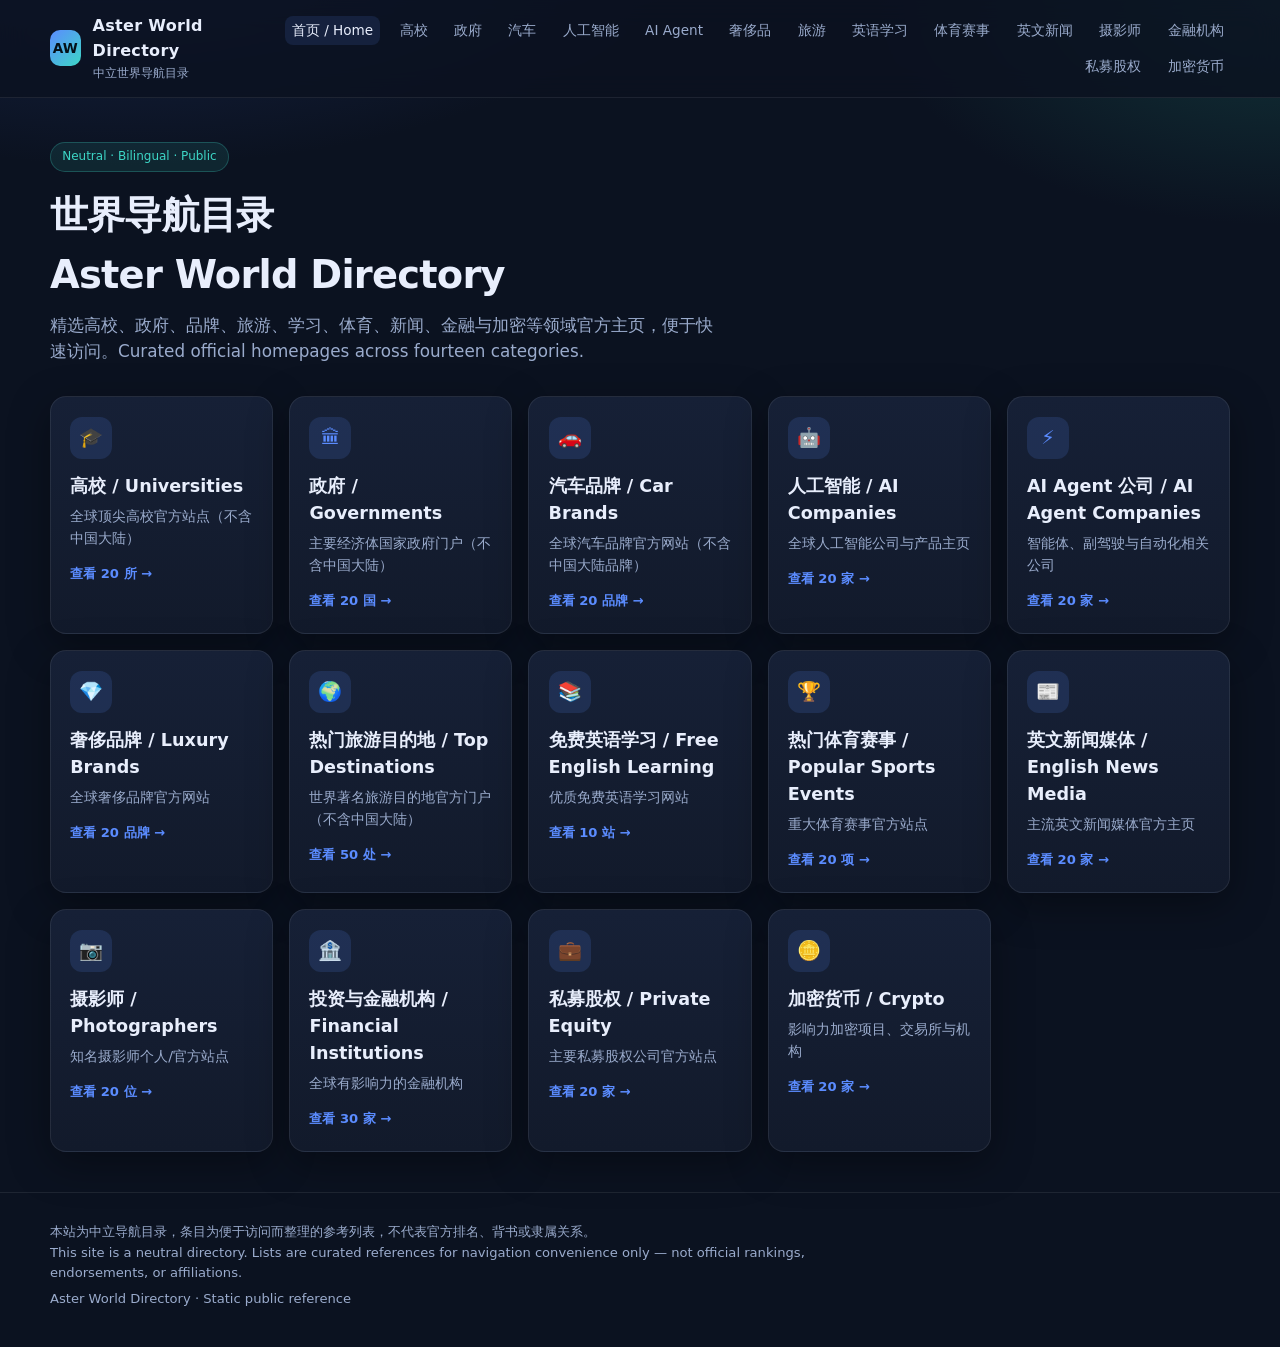
<file: index.html>
<!DOCTYPE html>
<html lang="zh-CN">
<head>
  <meta charset="UTF-8" />
  <meta name="viewport" content="width=device-width, initial-scale=1" />
  <meta name="description" content="Aster World Directory — neutral bilingual link directory across universities, governments, brands, travel, learning, sports, news, finance, and more." />
  <title>Home · Aster World Directory</title>
  <link rel="stylesheet" href="styles.css" />
</head>
<body>
  <header class="site-header">
    <div class="wrap nav">
      <a class="brand" href="index.html">
        <div class="logo">AW</div>
        <div class="brand-text">
          <strong>Aster World Directory</strong>
          <span>中立世界导航目录</span>
        </div>
      </a>
      <nav class="nav-links">
        <a href="index.html" class="active">首页 / Home</a><a href="universities.html">高校</a><a href="governments.html">政府</a><a href="cars.html">汽车</a><a href="ai.html">人工智能</a><a href="agents.html">AI Agent</a><a href="luxury.html">奢侈品</a><a href="tourism.html">旅游</a><a href="english-learning.html">英语学习</a><a href="sports.html">体育赛事</a><a href="news.html">英文新闻</a><a href="photographers.html">摄影师</a><a href="finance.html">金融机构</a><a href="private-equity.html">私募股权</a><a href="crypto.html">加密货币</a>
      </nav>
    </div>
  </header>

  <main class="wrap">
    <section class="hero">
      <span class="badge">Neutral · Bilingual · Public</span>
      <h1>世界导航目录<br>Aster World Directory</h1>
      <p class="sub">精选高校、政府、品牌、旅游、学习、体育、新闻、金融与加密等领域官方主页，便于快速访问。Curated official homepages across fourteen categories.</p>
    </section>
    <section class="cards">
      <a class="card" href="universities.html">
        <div class="icon">🎓</div>
        <h2>高校 / Universities</h2>
        <p>全球顶尖高校官方站点（不含中国大陆）</p>
        <div class="go">查看 20 所 →</div>
      </a>
      <a class="card" href="governments.html">
        <div class="icon">🏛</div>
        <h2>政府 / Governments</h2>
        <p>主要经济体国家政府门户（不含中国大陆）</p>
        <div class="go">查看 20 国 →</div>
      </a>
      <a class="card" href="cars.html">
        <div class="icon">🚗</div>
        <h2>汽车品牌 / Car Brands</h2>
        <p>全球汽车品牌官方网站（不含中国大陆品牌）</p>
        <div class="go">查看 20 品牌 →</div>
      </a>
      <a class="card" href="ai.html">
        <div class="icon">🤖</div>
        <h2>人工智能 / AI Companies</h2>
        <p>全球人工智能公司与产品主页</p>
        <div class="go">查看 20 家 →</div>
      </a>
      <a class="card" href="agents.html">
        <div class="icon">⚡</div>
        <h2>AI Agent 公司 / AI Agent Companies</h2>
        <p>智能体、副驾驶与自动化相关公司</p>
        <div class="go">查看 20 家 →</div>
      </a>
      <a class="card" href="luxury.html">
        <div class="icon">💎</div>
        <h2>奢侈品牌 / Luxury Brands</h2>
        <p>全球奢侈品牌官方网站</p>
        <div class="go">查看 20 品牌 →</div>
      </a>
      <a class="card" href="tourism.html">
        <div class="icon">🌍</div>
        <h2>热门旅游目的地 / Top Destinations</h2>
        <p>世界著名旅游目的地官方门户（不含中国大陆）</p>
        <div class="go">查看 50 处 →</div>
      </a>
      <a class="card" href="english-learning.html">
        <div class="icon">📚</div>
        <h2>免费英语学习 / Free English Learning</h2>
        <p>优质免费英语学习网站</p>
        <div class="go">查看 10 站 →</div>
      </a>
      <a class="card" href="sports.html">
        <div class="icon">🏆</div>
        <h2>热门体育赛事 / Popular Sports Events</h2>
        <p>重大体育赛事官方站点</p>
        <div class="go">查看 20 项 →</div>
      </a>
      <a class="card" href="news.html">
        <div class="icon">📰</div>
        <h2>英文新闻媒体 / English News Media</h2>
        <p>主流英文新闻媒体官方主页</p>
        <div class="go">查看 20 家 →</div>
      </a>
      <a class="card" href="photographers.html">
        <div class="icon">📷</div>
        <h2>摄影师 / Photographers</h2>
        <p>知名摄影师个人/官方站点</p>
        <div class="go">查看 20 位 →</div>
      </a>
      <a class="card" href="finance.html">
        <div class="icon">🏦</div>
        <h2>投资与金融机构 / Financial Institutions</h2>
        <p>全球有影响力的金融机构</p>
        <div class="go">查看 30 家 →</div>
      </a>
      <a class="card" href="private-equity.html">
        <div class="icon">💼</div>
        <h2>私募股权 / Private Equity</h2>
        <p>主要私募股权公司官方站点</p>
        <div class="go">查看 20 家 →</div>
      </a>
      <a class="card" href="crypto.html">
        <div class="icon">🪙</div>
        <h2>加密货币 / Crypto</h2>
        <p>影响力加密项目、交易所与机构</p>
        <div class="go">查看 20 家 →</div>
      </a>
    </section>
  </main>

  <footer class="site-footer">
    <div class="wrap">
      <p>本站为中立导航目录，条目为便于访问而整理的参考列表，不代表官方排名、背书或隶属关系。<br>
      This site is a neutral directory. Lists are curated references for navigation convenience only — not official rankings, endorsements, or affiliations.</p>
      <p>Aster World Directory · Static public reference</p>
    </div>
  </footer>
</body>
</html>
</file>
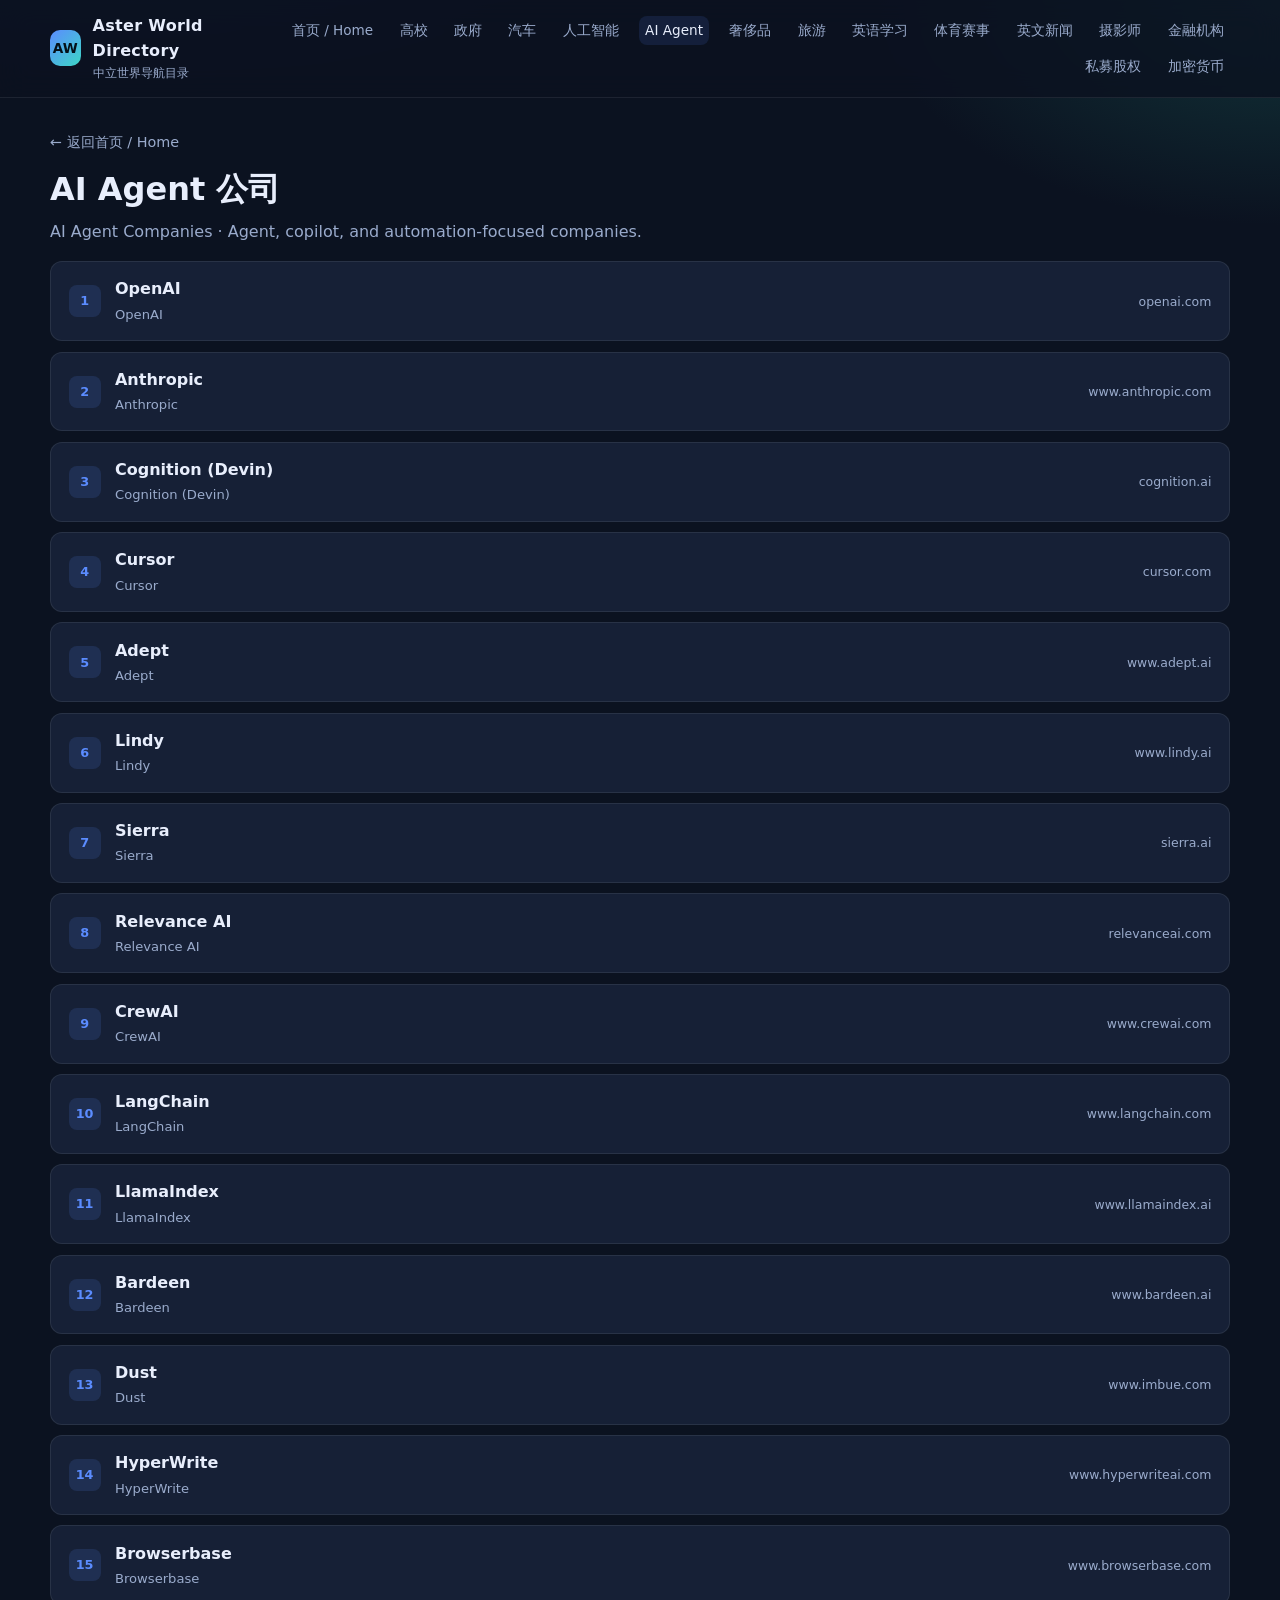
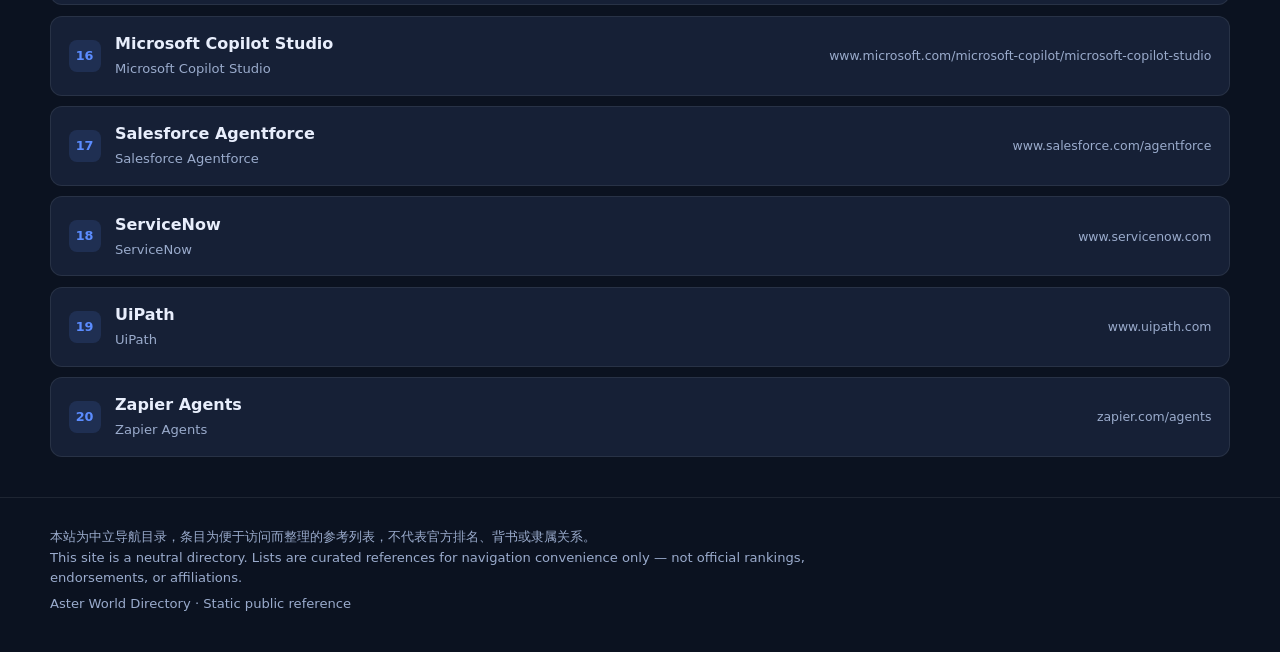
<file: agents.html>
<!DOCTYPE html>
<html lang="zh-CN">
<head>
  <meta charset="UTF-8" />
  <meta name="viewport" content="width=device-width, initial-scale=1" />
  <meta name="description" content="Aster World Directory — neutral bilingual link directory of official websites across curated categories." />
  <title>AI Agent 公司 / AI Agent Companies · Aster World Directory</title>
  <link rel="stylesheet" href="styles.css" />
</head>
<body>
  <header class="site-header">
    <div class="wrap nav">
      <a class="brand" href="index.html">
        <div class="logo">AW</div>
        <div class="brand-text">
          <strong>Aster World Directory</strong>
          <span>中立世界导航目录</span>
        </div>
      </a>
      <nav class="nav-links"><a href="index.html">首页 / Home</a><a href="universities.html">高校</a><a href="governments.html">政府</a><a href="cars.html">汽车</a><a href="ai.html">人工智能</a><a href="agents.html" class="active">AI Agent</a><a href="luxury.html">奢侈品</a><a href="tourism.html">旅游</a><a href="english-learning.html">英语学习</a><a href="sports.html">体育赛事</a><a href="news.html">英文新闻</a><a href="photographers.html">摄影师</a><a href="finance.html">金融机构</a><a href="private-equity.html">私募股权</a><a href="crypto.html">加密货币</a></nav>
    </div>
  </header>

  <main class="wrap">
    <div class="page-head">
      <a class="back" href="index.html">← 返回首页 / Home</a>
      <h1>AI Agent 公司</h1>
      <p>AI Agent Companies · Agent, copilot, and automation-focused companies.</p>
    </div>
    <ol class="list">
    <li>
      <a href="https://openai.com" target="_blank" rel="noopener noreferrer">
        <div class="entry-main"><span class="rank">1</span><span class="entry-name">OpenAI<small>OpenAI</small></span></div>
        <span class="entry-url">openai.com</span>
      </a>
    </li>
    <li>
      <a href="https://www.anthropic.com" target="_blank" rel="noopener noreferrer">
        <div class="entry-main"><span class="rank">2</span><span class="entry-name">Anthropic<small>Anthropic</small></span></div>
        <span class="entry-url">www.anthropic.com</span>
      </a>
    </li>
    <li>
      <a href="https://cognition.ai" target="_blank" rel="noopener noreferrer">
        <div class="entry-main"><span class="rank">3</span><span class="entry-name">Cognition (Devin)<small>Cognition (Devin)</small></span></div>
        <span class="entry-url">cognition.ai</span>
      </a>
    </li>
    <li>
      <a href="https://cursor.com" target="_blank" rel="noopener noreferrer">
        <div class="entry-main"><span class="rank">4</span><span class="entry-name">Cursor<small>Cursor</small></span></div>
        <span class="entry-url">cursor.com</span>
      </a>
    </li>
    <li>
      <a href="https://www.adept.ai" target="_blank" rel="noopener noreferrer">
        <div class="entry-main"><span class="rank">5</span><span class="entry-name">Adept<small>Adept</small></span></div>
        <span class="entry-url">www.adept.ai</span>
      </a>
    </li>
    <li>
      <a href="https://www.lindy.ai" target="_blank" rel="noopener noreferrer">
        <div class="entry-main"><span class="rank">6</span><span class="entry-name">Lindy<small>Lindy</small></span></div>
        <span class="entry-url">www.lindy.ai</span>
      </a>
    </li>
    <li>
      <a href="https://sierra.ai" target="_blank" rel="noopener noreferrer">
        <div class="entry-main"><span class="rank">7</span><span class="entry-name">Sierra<small>Sierra</small></span></div>
        <span class="entry-url">sierra.ai</span>
      </a>
    </li>
    <li>
      <a href="https://relevanceai.com" target="_blank" rel="noopener noreferrer">
        <div class="entry-main"><span class="rank">8</span><span class="entry-name">Relevance AI<small>Relevance AI</small></span></div>
        <span class="entry-url">relevanceai.com</span>
      </a>
    </li>
    <li>
      <a href="https://www.crewai.com" target="_blank" rel="noopener noreferrer">
        <div class="entry-main"><span class="rank">9</span><span class="entry-name">CrewAI<small>CrewAI</small></span></div>
        <span class="entry-url">www.crewai.com</span>
      </a>
    </li>
    <li>
      <a href="https://www.langchain.com" target="_blank" rel="noopener noreferrer">
        <div class="entry-main"><span class="rank">10</span><span class="entry-name">LangChain<small>LangChain</small></span></div>
        <span class="entry-url">www.langchain.com</span>
      </a>
    </li>
    <li>
      <a href="https://www.llamaindex.ai" target="_blank" rel="noopener noreferrer">
        <div class="entry-main"><span class="rank">11</span><span class="entry-name">LlamaIndex<small>LlamaIndex</small></span></div>
        <span class="entry-url">www.llamaindex.ai</span>
      </a>
    </li>
    <li>
      <a href="https://www.bardeen.ai" target="_blank" rel="noopener noreferrer">
        <div class="entry-main"><span class="rank">12</span><span class="entry-name">Bardeen<small>Bardeen</small></span></div>
        <span class="entry-url">www.bardeen.ai</span>
      </a>
    </li>
    <li>
      <a href="https://dust.tt" target="_blank" rel="noopener noreferrer">
        <div class="entry-main"><span class="rank">13</span><span class="entry-name">Dust<small>Dust</small></span></div>
        <span class="entry-url">www.imbue.com</span>
      </a>
    </li>
    <li>
      <a href="https://www.hyperwriteai.com" target="_blank" rel="noopener noreferrer">
        <div class="entry-main"><span class="rank">14</span><span class="entry-name">HyperWrite<small>HyperWrite</small></span></div>
        <span class="entry-url">www.hyperwriteai.com</span>
      </a>
    </li>
    <li>
      <a href="https://www.browserbase.com" target="_blank" rel="noopener noreferrer">
        <div class="entry-main"><span class="rank">15</span><span class="entry-name">Browserbase<small>Browserbase</small></span></div>
        <span class="entry-url">www.browserbase.com</span>
      </a>
    </li>
    <li>
      <a href="https://www.microsoft.com/microsoft-copilot/microsoft-copilot-studio" target="_blank" rel="noopener noreferrer">
        <div class="entry-main"><span class="rank">16</span><span class="entry-name">Microsoft Copilot Studio<small>Microsoft Copilot Studio</small></span></div>
        <span class="entry-url">www.microsoft.com/microsoft-copilot/microsoft-copilot-studio</span>
      </a>
    </li>
    <li>
      <a href="https://www.salesforce.com/agentforce/" target="_blank" rel="noopener noreferrer">
        <div class="entry-main"><span class="rank">17</span><span class="entry-name">Salesforce Agentforce<small>Salesforce Agentforce</small></span></div>
        <span class="entry-url">www.salesforce.com/agentforce</span>
      </a>
    </li>
    <li>
      <a href="https://www.servicenow.com" target="_blank" rel="noopener noreferrer">
        <div class="entry-main"><span class="rank">18</span><span class="entry-name">ServiceNow<small>ServiceNow</small></span></div>
        <span class="entry-url">www.servicenow.com</span>
      </a>
    </li>
    <li>
      <a href="https://www.uipath.com" target="_blank" rel="noopener noreferrer">
        <div class="entry-main"><span class="rank">19</span><span class="entry-name">UiPath<small>UiPath</small></span></div>
        <span class="entry-url">www.uipath.com</span>
      </a>
    </li>
    <li>
      <a href="https://zapier.com/agents" target="_blank" rel="noopener noreferrer">
        <div class="entry-main"><span class="rank">20</span><span class="entry-name">Zapier Agents<small>Zapier Agents</small></span></div>
        <span class="entry-url">zapier.com/agents</span>
      </a>
    </li>
    </ol>
  </main>

  <footer class="site-footer">
    <div class="wrap">
      <p>本站为中立导航目录，条目为便于访问而整理的参考列表，不代表官方排名、背书或隶属关系。<br>
      This site is a neutral directory. Lists are curated references for navigation convenience only — not official rankings, endorsements, or affiliations.</p>
      <p>Aster World Directory · Static public reference</p>
    </div>
  </footer>
</body>
</html>
</file>
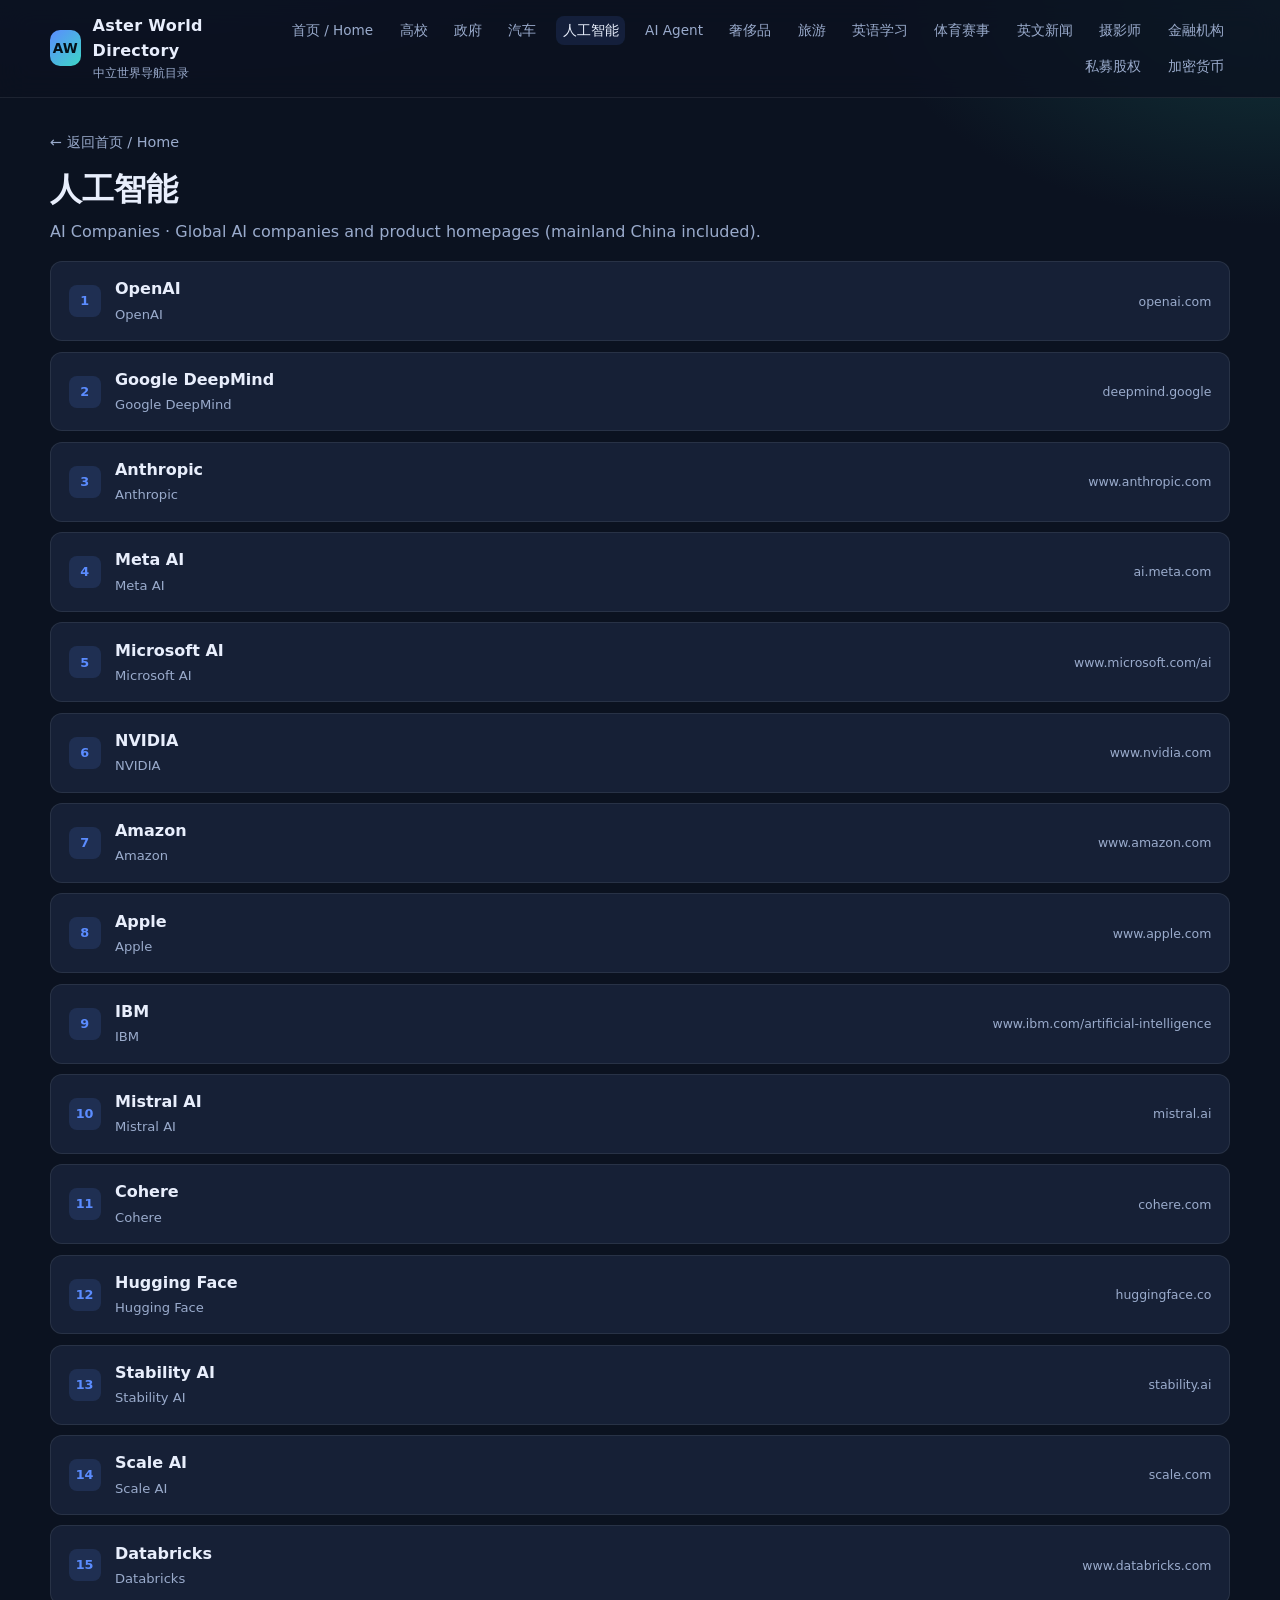
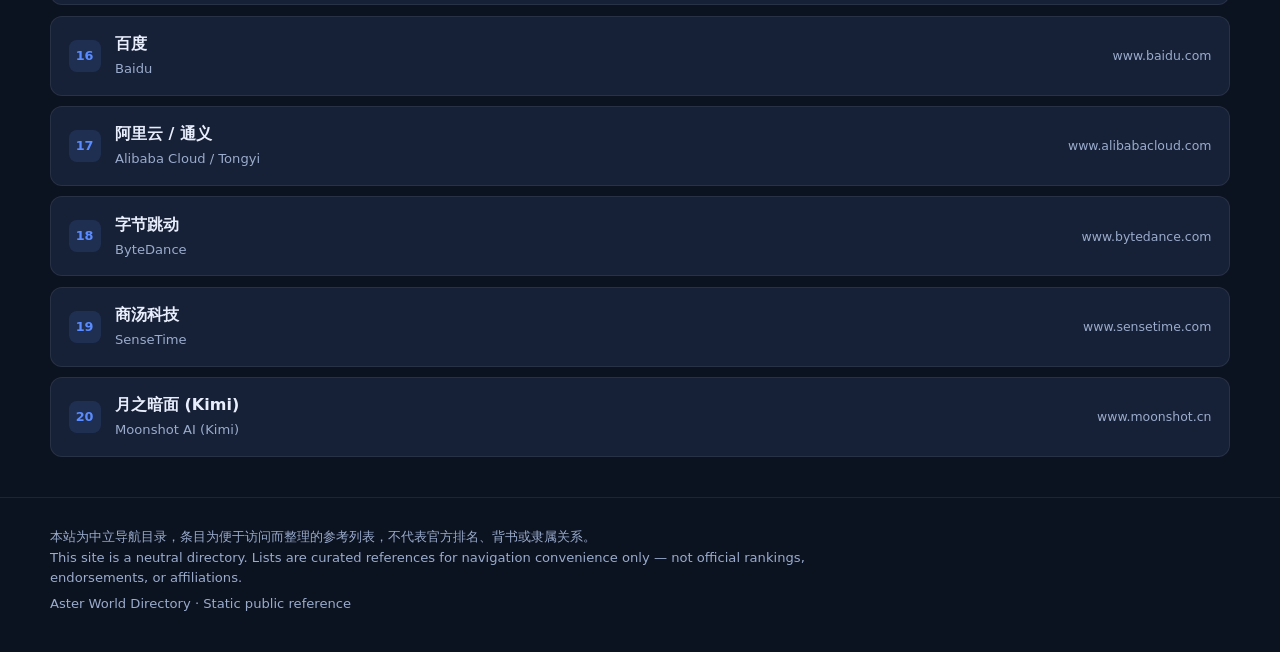
<file: ai.html>
<!DOCTYPE html>
<html lang="zh-CN">
<head>
  <meta charset="UTF-8" />
  <meta name="viewport" content="width=device-width, initial-scale=1" />
  <meta name="description" content="Aster World Directory — neutral bilingual link directory of official websites across curated categories." />
  <title>人工智能 / AI Companies · Aster World Directory</title>
  <link rel="stylesheet" href="styles.css" />
</head>
<body>
  <header class="site-header">
    <div class="wrap nav">
      <a class="brand" href="index.html">
        <div class="logo">AW</div>
        <div class="brand-text">
          <strong>Aster World Directory</strong>
          <span>中立世界导航目录</span>
        </div>
      </a>
      <nav class="nav-links"><a href="index.html">首页 / Home</a><a href="universities.html">高校</a><a href="governments.html">政府</a><a href="cars.html">汽车</a><a href="ai.html" class="active">人工智能</a><a href="agents.html">AI Agent</a><a href="luxury.html">奢侈品</a><a href="tourism.html">旅游</a><a href="english-learning.html">英语学习</a><a href="sports.html">体育赛事</a><a href="news.html">英文新闻</a><a href="photographers.html">摄影师</a><a href="finance.html">金融机构</a><a href="private-equity.html">私募股权</a><a href="crypto.html">加密货币</a></nav>
    </div>
  </header>

  <main class="wrap">
    <div class="page-head">
      <a class="back" href="index.html">← 返回首页 / Home</a>
      <h1>人工智能</h1>
      <p>AI Companies · Global AI companies and product homepages (mainland China included).</p>
    </div>
    <ol class="list">
    <li>
      <a href="https://openai.com" target="_blank" rel="noopener noreferrer">
        <div class="entry-main"><span class="rank">1</span><span class="entry-name">OpenAI<small>OpenAI</small></span></div>
        <span class="entry-url">openai.com</span>
      </a>
    </li>
    <li>
      <a href="https://deepmind.google" target="_blank" rel="noopener noreferrer">
        <div class="entry-main"><span class="rank">2</span><span class="entry-name">Google DeepMind<small>Google DeepMind</small></span></div>
        <span class="entry-url">deepmind.google</span>
      </a>
    </li>
    <li>
      <a href="https://www.anthropic.com" target="_blank" rel="noopener noreferrer">
        <div class="entry-main"><span class="rank">3</span><span class="entry-name">Anthropic<small>Anthropic</small></span></div>
        <span class="entry-url">www.anthropic.com</span>
      </a>
    </li>
    <li>
      <a href="https://ai.meta.com" target="_blank" rel="noopener noreferrer">
        <div class="entry-main"><span class="rank">4</span><span class="entry-name">Meta AI<small>Meta AI</small></span></div>
        <span class="entry-url">ai.meta.com</span>
      </a>
    </li>
    <li>
      <a href="https://www.microsoft.com/ai" target="_blank" rel="noopener noreferrer">
        <div class="entry-main"><span class="rank">5</span><span class="entry-name">Microsoft AI<small>Microsoft AI</small></span></div>
        <span class="entry-url">www.microsoft.com/ai</span>
      </a>
    </li>
    <li>
      <a href="https://www.nvidia.com" target="_blank" rel="noopener noreferrer">
        <div class="entry-main"><span class="rank">6</span><span class="entry-name">NVIDIA<small>NVIDIA</small></span></div>
        <span class="entry-url">www.nvidia.com</span>
      </a>
    </li>
    <li>
      <a href="https://www.amazon.com" target="_blank" rel="noopener noreferrer">
        <div class="entry-main"><span class="rank">7</span><span class="entry-name">Amazon<small>Amazon</small></span></div>
        <span class="entry-url">www.amazon.com</span>
      </a>
    </li>
    <li>
      <a href="https://www.apple.com" target="_blank" rel="noopener noreferrer">
        <div class="entry-main"><span class="rank">8</span><span class="entry-name">Apple<small>Apple</small></span></div>
        <span class="entry-url">www.apple.com</span>
      </a>
    </li>
    <li>
      <a href="https://www.ibm.com/artificial-intelligence" target="_blank" rel="noopener noreferrer">
        <div class="entry-main"><span class="rank">9</span><span class="entry-name">IBM<small>IBM</small></span></div>
        <span class="entry-url">www.ibm.com/artificial-intelligence</span>
      </a>
    </li>
    <li>
      <a href="https://mistral.ai" target="_blank" rel="noopener noreferrer">
        <div class="entry-main"><span class="rank">10</span><span class="entry-name">Mistral AI<small>Mistral AI</small></span></div>
        <span class="entry-url">mistral.ai</span>
      </a>
    </li>
    <li>
      <a href="https://cohere.com" target="_blank" rel="noopener noreferrer">
        <div class="entry-main"><span class="rank">11</span><span class="entry-name">Cohere<small>Cohere</small></span></div>
        <span class="entry-url">cohere.com</span>
      </a>
    </li>
    <li>
      <a href="https://huggingface.co" target="_blank" rel="noopener noreferrer">
        <div class="entry-main"><span class="rank">12</span><span class="entry-name">Hugging Face<small>Hugging Face</small></span></div>
        <span class="entry-url">huggingface.co</span>
      </a>
    </li>
    <li>
      <a href="https://stability.ai" target="_blank" rel="noopener noreferrer">
        <div class="entry-main"><span class="rank">13</span><span class="entry-name">Stability AI<small>Stability AI</small></span></div>
        <span class="entry-url">stability.ai</span>
      </a>
    </li>
    <li>
      <a href="https://scale.com" target="_blank" rel="noopener noreferrer">
        <div class="entry-main"><span class="rank">14</span><span class="entry-name">Scale AI<small>Scale AI</small></span></div>
        <span class="entry-url">scale.com</span>
      </a>
    </li>
    <li>
      <a href="https://www.databricks.com" target="_blank" rel="noopener noreferrer">
        <div class="entry-main"><span class="rank">15</span><span class="entry-name">Databricks<small>Databricks</small></span></div>
        <span class="entry-url">www.databricks.com</span>
      </a>
    </li>
    <li>
      <a href="https://www.baidu.com" target="_blank" rel="noopener noreferrer">
        <div class="entry-main"><span class="rank">16</span><span class="entry-name">百度<small>Baidu</small></span></div>
        <span class="entry-url">www.baidu.com</span>
      </a>
    </li>
    <li>
      <a href="https://www.alibabacloud.com" target="_blank" rel="noopener noreferrer">
        <div class="entry-main"><span class="rank">17</span><span class="entry-name">阿里云 / 通义<small>Alibaba Cloud / Tongyi</small></span></div>
        <span class="entry-url">www.alibabacloud.com</span>
      </a>
    </li>
    <li>
      <a href="https://www.bytedance.com" target="_blank" rel="noopener noreferrer">
        <div class="entry-main"><span class="rank">18</span><span class="entry-name">字节跳动<small>ByteDance</small></span></div>
        <span class="entry-url">www.bytedance.com</span>
      </a>
    </li>
    <li>
      <a href="https://www.sensetime.com" target="_blank" rel="noopener noreferrer">
        <div class="entry-main"><span class="rank">19</span><span class="entry-name">商汤科技<small>SenseTime</small></span></div>
        <span class="entry-url">www.sensetime.com</span>
      </a>
    </li>
    <li>
      <a href="https://www.moonshot.cn" target="_blank" rel="noopener noreferrer">
        <div class="entry-main"><span class="rank">20</span><span class="entry-name">月之暗面 (Kimi)<small>Moonshot AI (Kimi)</small></span></div>
        <span class="entry-url">www.moonshot.cn</span>
      </a>
    </li>
    </ol>
  </main>

  <footer class="site-footer">
    <div class="wrap">
      <p>本站为中立导航目录，条目为便于访问而整理的参考列表，不代表官方排名、背书或隶属关系。<br>
      This site is a neutral directory. Lists are curated references for navigation convenience only — not official rankings, endorsements, or affiliations.</p>
      <p>Aster World Directory · Static public reference</p>
    </div>
  </footer>
</body>
</html>
</file>
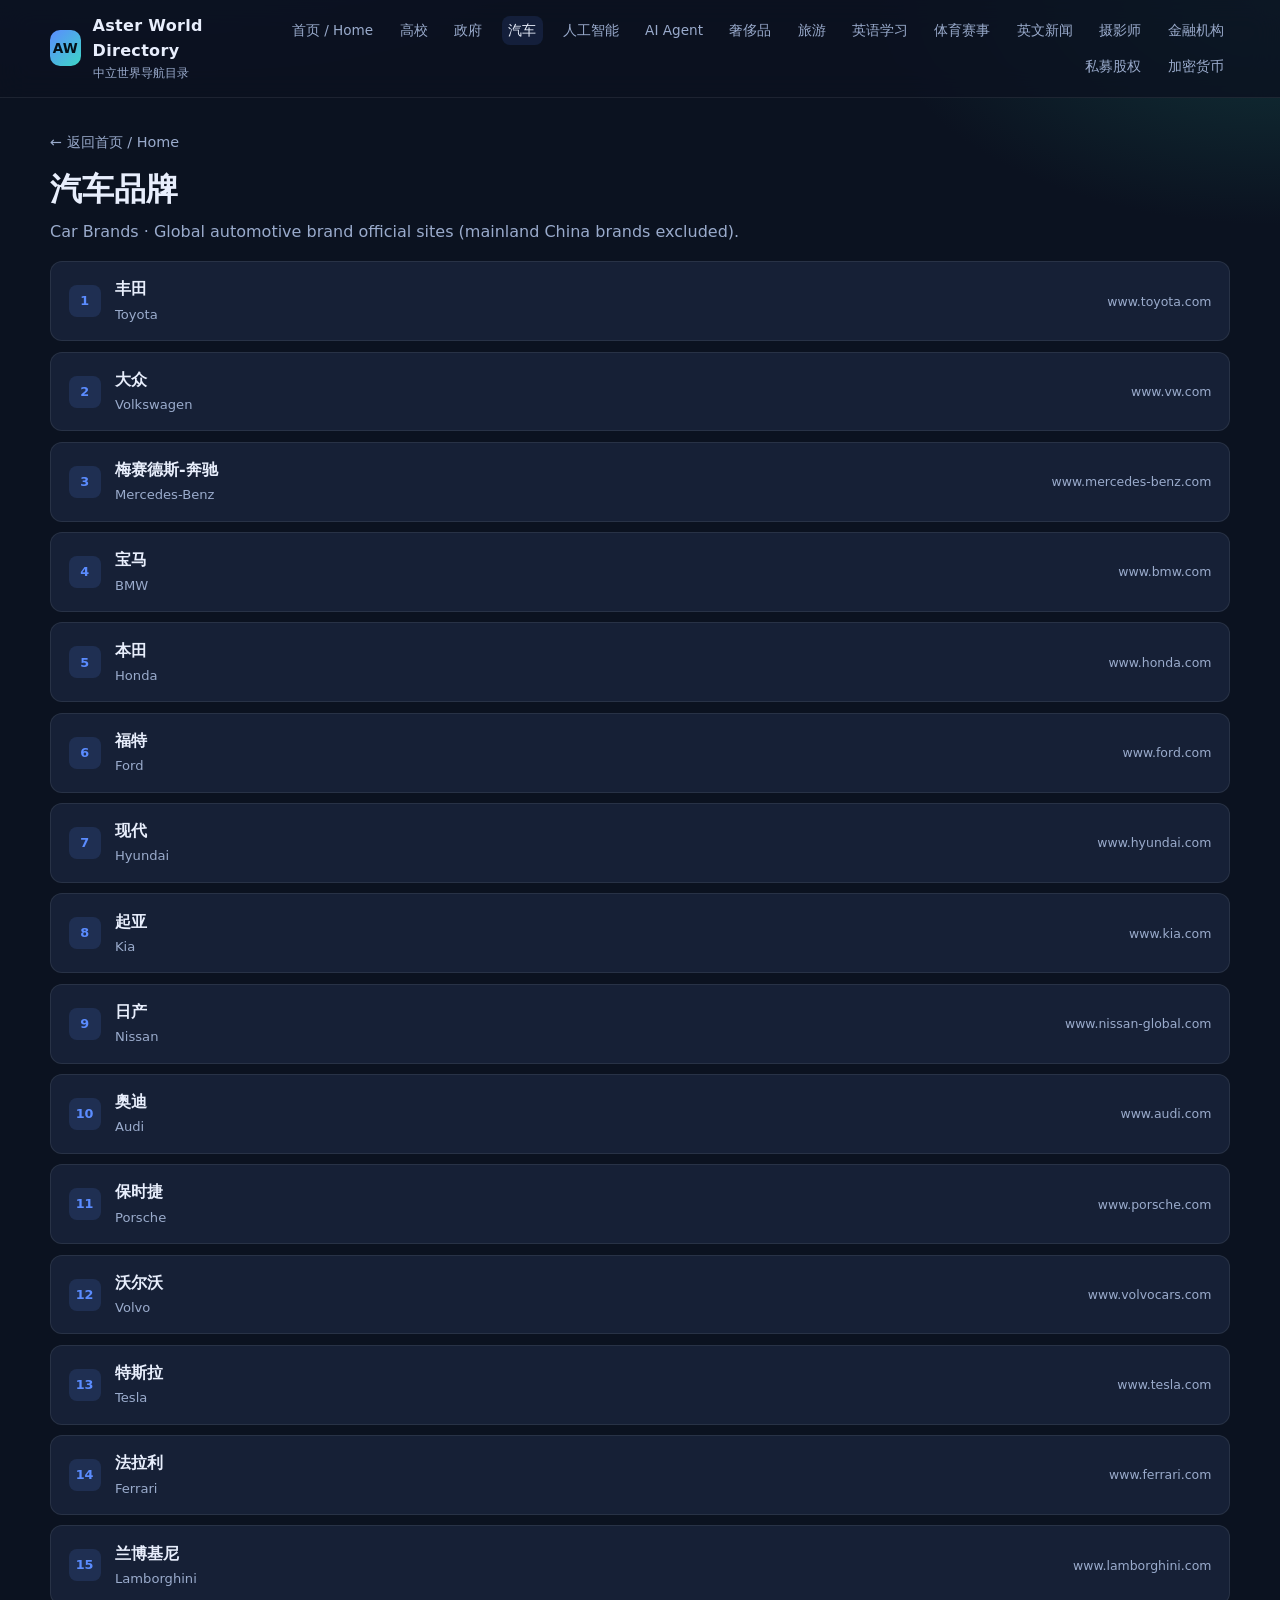
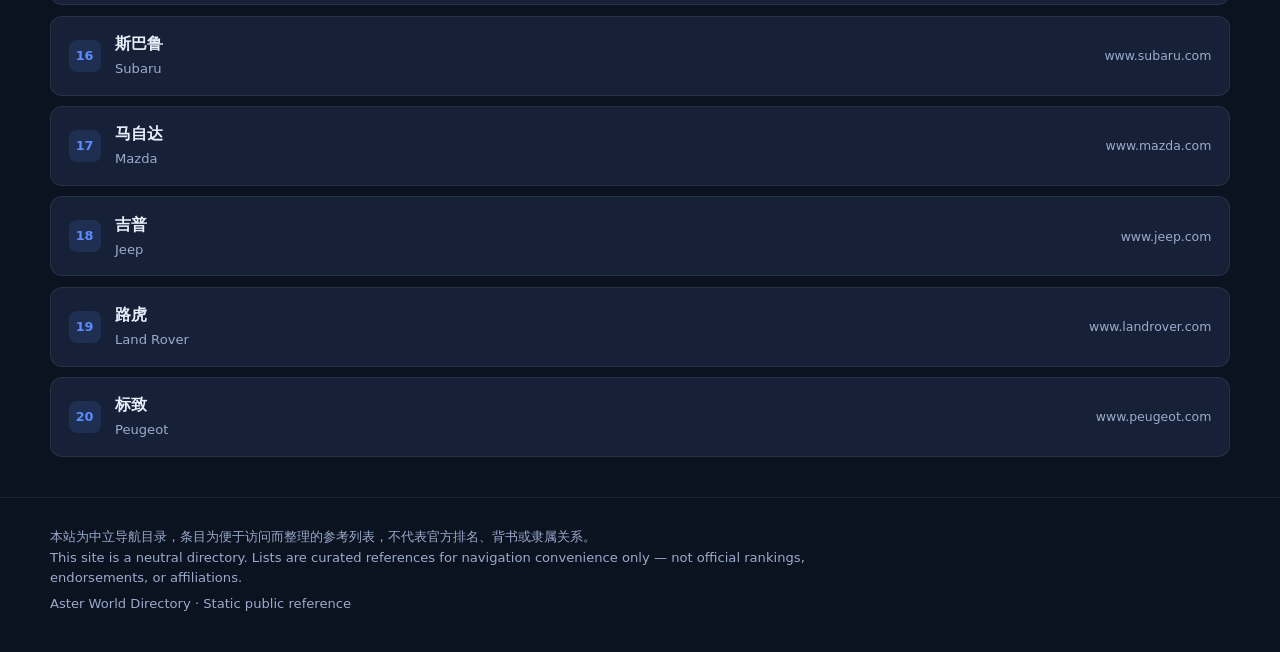
<file: cars.html>
<!DOCTYPE html>
<html lang="zh-CN">
<head>
  <meta charset="UTF-8" />
  <meta name="viewport" content="width=device-width, initial-scale=1" />
  <meta name="description" content="Aster World Directory — neutral bilingual link directory of official websites across curated categories." />
  <title>汽车品牌 / Car Brands · Aster World Directory</title>
  <link rel="stylesheet" href="styles.css" />
</head>
<body>
  <header class="site-header">
    <div class="wrap nav">
      <a class="brand" href="index.html">
        <div class="logo">AW</div>
        <div class="brand-text">
          <strong>Aster World Directory</strong>
          <span>中立世界导航目录</span>
        </div>
      </a>
      <nav class="nav-links"><a href="index.html">首页 / Home</a><a href="universities.html">高校</a><a href="governments.html">政府</a><a href="cars.html" class="active">汽车</a><a href="ai.html">人工智能</a><a href="agents.html">AI Agent</a><a href="luxury.html">奢侈品</a><a href="tourism.html">旅游</a><a href="english-learning.html">英语学习</a><a href="sports.html">体育赛事</a><a href="news.html">英文新闻</a><a href="photographers.html">摄影师</a><a href="finance.html">金融机构</a><a href="private-equity.html">私募股权</a><a href="crypto.html">加密货币</a></nav>
    </div>
  </header>

  <main class="wrap">
    <div class="page-head">
      <a class="back" href="index.html">← 返回首页 / Home</a>
      <h1>汽车品牌</h1>
      <p>Car Brands · Global automotive brand official sites (mainland China brands excluded).</p>
    </div>
    <ol class="list">
    <li>
      <a href="https://www.toyota.com" target="_blank" rel="noopener noreferrer">
        <div class="entry-main"><span class="rank">1</span><span class="entry-name">丰田<small>Toyota</small></span></div>
        <span class="entry-url">www.toyota.com</span>
      </a>
    </li>
    <li>
      <a href="https://www.vw.com" target="_blank" rel="noopener noreferrer">
        <div class="entry-main"><span class="rank">2</span><span class="entry-name">大众<small>Volkswagen</small></span></div>
        <span class="entry-url">www.vw.com</span>
      </a>
    </li>
    <li>
      <a href="https://www.mercedes-benz.com" target="_blank" rel="noopener noreferrer">
        <div class="entry-main"><span class="rank">3</span><span class="entry-name">梅赛德斯-奔驰<small>Mercedes-Benz</small></span></div>
        <span class="entry-url">www.mercedes-benz.com</span>
      </a>
    </li>
    <li>
      <a href="https://www.bmw.com" target="_blank" rel="noopener noreferrer">
        <div class="entry-main"><span class="rank">4</span><span class="entry-name">宝马<small>BMW</small></span></div>
        <span class="entry-url">www.bmw.com</span>
      </a>
    </li>
    <li>
      <a href="https://www.honda.com" target="_blank" rel="noopener noreferrer">
        <div class="entry-main"><span class="rank">5</span><span class="entry-name">本田<small>Honda</small></span></div>
        <span class="entry-url">www.honda.com</span>
      </a>
    </li>
    <li>
      <a href="https://www.ford.com" target="_blank" rel="noopener noreferrer">
        <div class="entry-main"><span class="rank">6</span><span class="entry-name">福特<small>Ford</small></span></div>
        <span class="entry-url">www.ford.com</span>
      </a>
    </li>
    <li>
      <a href="https://www.hyundai.com" target="_blank" rel="noopener noreferrer">
        <div class="entry-main"><span class="rank">7</span><span class="entry-name">现代<small>Hyundai</small></span></div>
        <span class="entry-url">www.hyundai.com</span>
      </a>
    </li>
    <li>
      <a href="https://www.kia.com" target="_blank" rel="noopener noreferrer">
        <div class="entry-main"><span class="rank">8</span><span class="entry-name">起亚<small>Kia</small></span></div>
        <span class="entry-url">www.kia.com</span>
      </a>
    </li>
    <li>
      <a href="https://www.nissan-global.com" target="_blank" rel="noopener noreferrer">
        <div class="entry-main"><span class="rank">9</span><span class="entry-name">日产<small>Nissan</small></span></div>
        <span class="entry-url">www.nissan-global.com</span>
      </a>
    </li>
    <li>
      <a href="https://www.audi.com" target="_blank" rel="noopener noreferrer">
        <div class="entry-main"><span class="rank">10</span><span class="entry-name">奥迪<small>Audi</small></span></div>
        <span class="entry-url">www.audi.com</span>
      </a>
    </li>
    <li>
      <a href="https://www.porsche.com" target="_blank" rel="noopener noreferrer">
        <div class="entry-main"><span class="rank">11</span><span class="entry-name">保时捷<small>Porsche</small></span></div>
        <span class="entry-url">www.porsche.com</span>
      </a>
    </li>
    <li>
      <a href="https://www.volvocars.com" target="_blank" rel="noopener noreferrer">
        <div class="entry-main"><span class="rank">12</span><span class="entry-name">沃尔沃<small>Volvo</small></span></div>
        <span class="entry-url">www.volvocars.com</span>
      </a>
    </li>
    <li>
      <a href="https://www.tesla.com" target="_blank" rel="noopener noreferrer">
        <div class="entry-main"><span class="rank">13</span><span class="entry-name">特斯拉<small>Tesla</small></span></div>
        <span class="entry-url">www.tesla.com</span>
      </a>
    </li>
    <li>
      <a href="https://www.ferrari.com" target="_blank" rel="noopener noreferrer">
        <div class="entry-main"><span class="rank">14</span><span class="entry-name">法拉利<small>Ferrari</small></span></div>
        <span class="entry-url">www.ferrari.com</span>
      </a>
    </li>
    <li>
      <a href="https://www.lamborghini.com" target="_blank" rel="noopener noreferrer">
        <div class="entry-main"><span class="rank">15</span><span class="entry-name">兰博基尼<small>Lamborghini</small></span></div>
        <span class="entry-url">www.lamborghini.com</span>
      </a>
    </li>
    <li>
      <a href="https://www.subaru.com" target="_blank" rel="noopener noreferrer">
        <div class="entry-main"><span class="rank">16</span><span class="entry-name">斯巴鲁<small>Subaru</small></span></div>
        <span class="entry-url">www.subaru.com</span>
      </a>
    </li>
    <li>
      <a href="https://www.mazda.com" target="_blank" rel="noopener noreferrer">
        <div class="entry-main"><span class="rank">17</span><span class="entry-name">马自达<small>Mazda</small></span></div>
        <span class="entry-url">www.mazda.com</span>
      </a>
    </li>
    <li>
      <a href="https://www.jeep.com" target="_blank" rel="noopener noreferrer">
        <div class="entry-main"><span class="rank">18</span><span class="entry-name">吉普<small>Jeep</small></span></div>
        <span class="entry-url">www.jeep.com</span>
      </a>
    </li>
    <li>
      <a href="https://www.landrover.com" target="_blank" rel="noopener noreferrer">
        <div class="entry-main"><span class="rank">19</span><span class="entry-name">路虎<small>Land Rover</small></span></div>
        <span class="entry-url">www.landrover.com</span>
      </a>
    </li>
    <li>
      <a href="https://www.peugeot.com" target="_blank" rel="noopener noreferrer">
        <div class="entry-main"><span class="rank">20</span><span class="entry-name">标致<small>Peugeot</small></span></div>
        <span class="entry-url">www.peugeot.com</span>
      </a>
    </li>
    </ol>
  </main>

  <footer class="site-footer">
    <div class="wrap">
      <p>本站为中立导航目录，条目为便于访问而整理的参考列表，不代表官方排名、背书或隶属关系。<br>
      This site is a neutral directory. Lists are curated references for navigation convenience only — not official rankings, endorsements, or affiliations.</p>
      <p>Aster World Directory · Static public reference</p>
    </div>
  </footer>
</body>
</html>
</file>
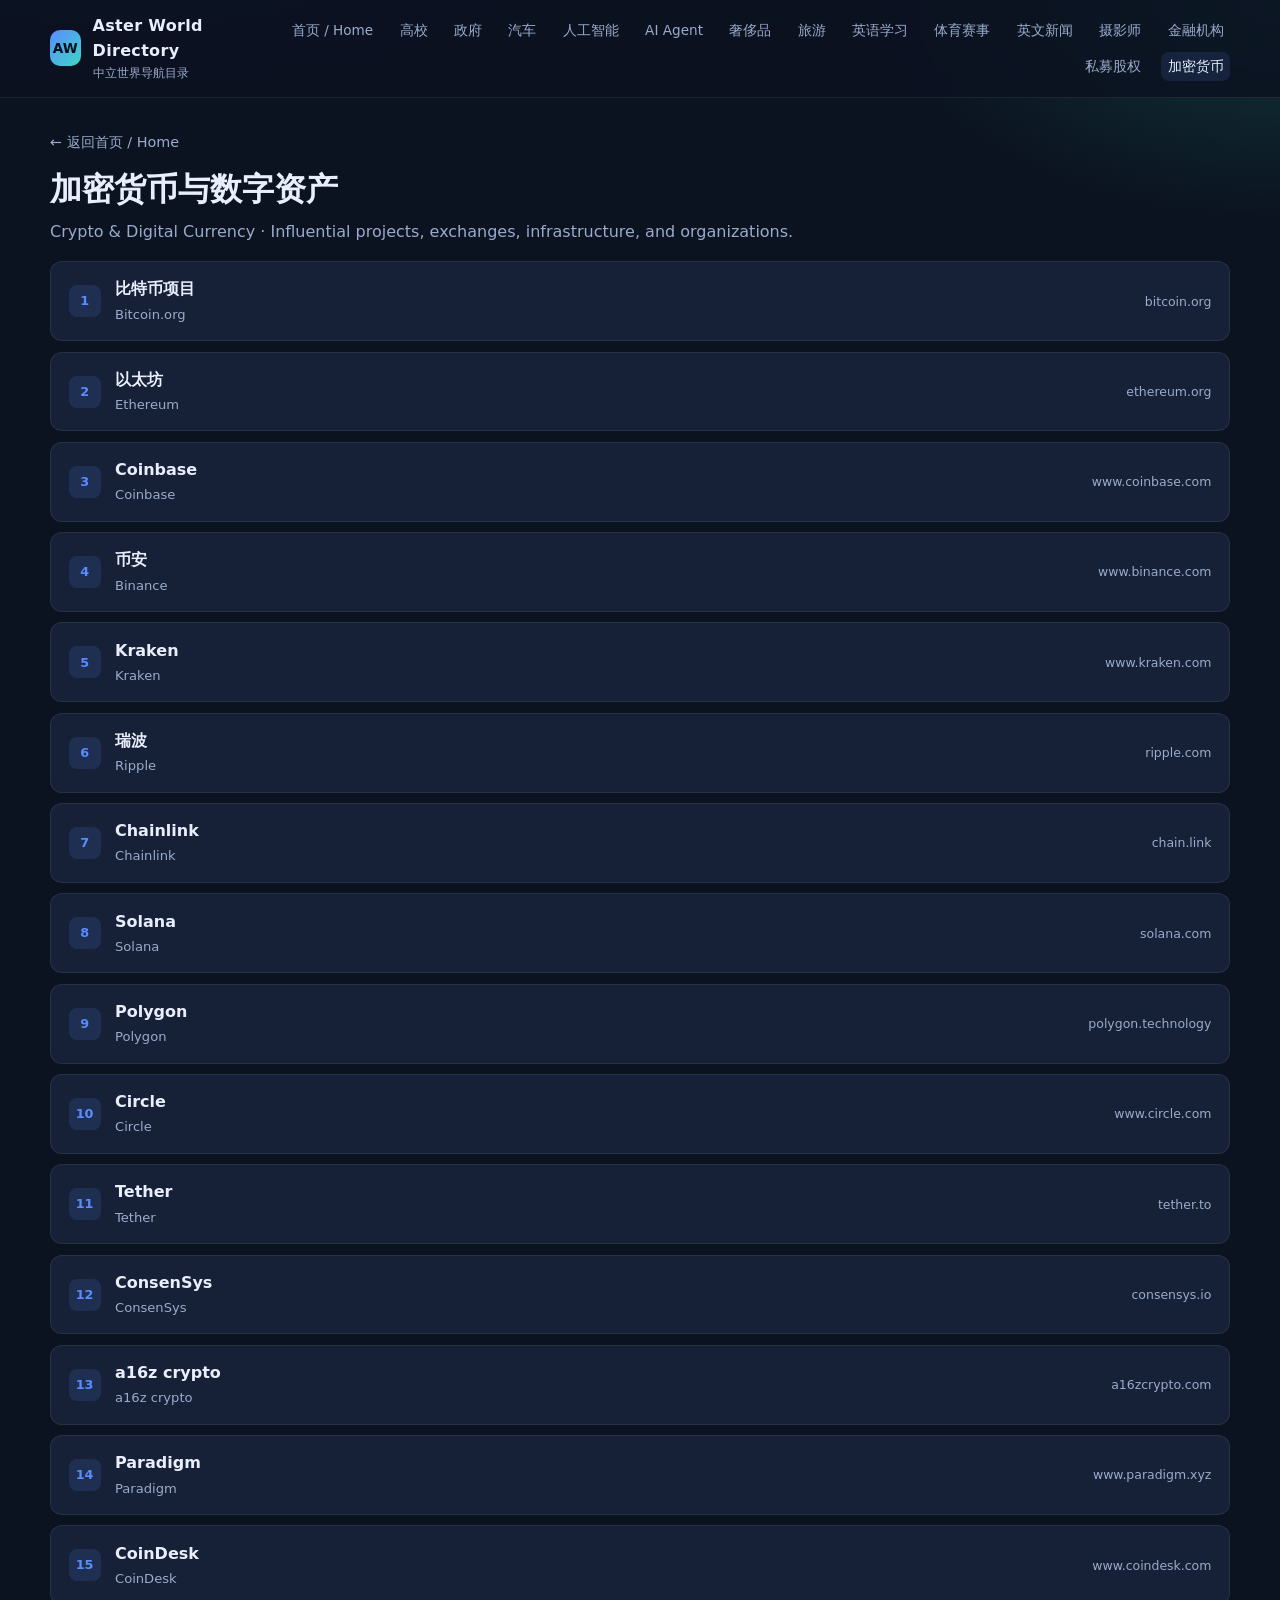
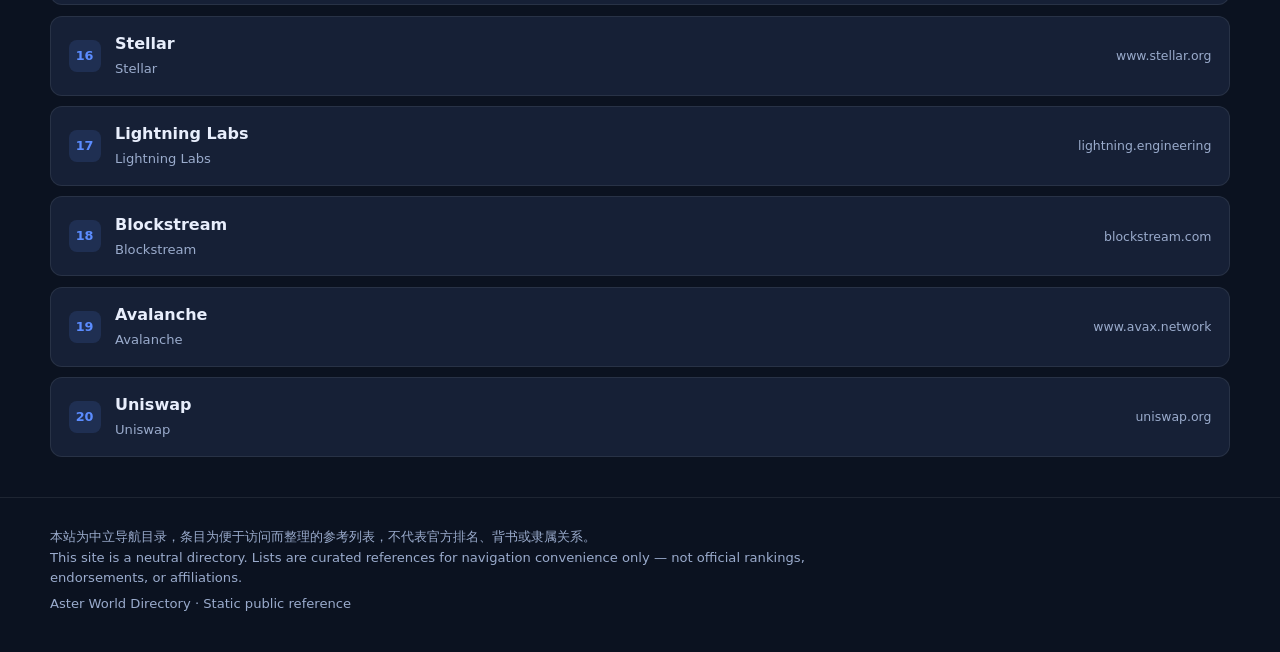
<file: crypto.html>
<!DOCTYPE html>
<html lang="zh-CN">
<head>
  <meta charset="UTF-8" />
  <meta name="viewport" content="width=device-width, initial-scale=1" />
  <meta name="description" content="Aster World Directory — neutral bilingual link directory of official websites." />
  <title>加密货币 / Crypto & Digital Assets · Aster World Directory</title>
  <link rel="stylesheet" href="styles.css" />
</head>
<body>
  <header class="site-header">
    <div class="wrap nav">
      <a class="brand" href="index.html">
        <div class="logo">AW</div>
        <div class="brand-text">
          <strong>Aster World Directory</strong>
          <span>中立世界导航目录</span>
        </div>
      </a>
      <nav class="nav-links">
        <a href="index.html">首页 / Home</a><a href="universities.html">高校</a><a href="governments.html">政府</a><a href="cars.html">汽车</a><a href="ai.html">人工智能</a><a href="agents.html">AI Agent</a><a href="luxury.html">奢侈品</a><a href="tourism.html">旅游</a><a href="english-learning.html">英语学习</a><a href="sports.html">体育赛事</a><a href="news.html">英文新闻</a><a href="photographers.html">摄影师</a><a href="finance.html">金融机构</a><a href="private-equity.html">私募股权</a><a href="crypto.html" class="active">加密货币</a>
      </nav>
    </div>
  </header>

  <main class="wrap">
    <div class="page-head">
      <a class="back" href="index.html">← 返回首页 / Home</a>
      <h1>加密货币与数字资产</h1>
      <p>Crypto & Digital Currency · Influential projects, exchanges, infrastructure, and organizations.</p>
    </div>
    <ol class="list">
    <li>
      <a href="https://bitcoin.org" target="_blank" rel="noopener noreferrer">
        <div class="entry-main"><span class="rank">1</span><span class="entry-name">比特币项目<small>Bitcoin.org</small></span></div>
        <span class="entry-url">bitcoin.org</span>
      </a>
    </li>
    <li>
      <a href="https://ethereum.org" target="_blank" rel="noopener noreferrer">
        <div class="entry-main"><span class="rank">2</span><span class="entry-name">以太坊<small>Ethereum</small></span></div>
        <span class="entry-url">ethereum.org</span>
      </a>
    </li>
    <li>
      <a href="https://www.coinbase.com" target="_blank" rel="noopener noreferrer">
        <div class="entry-main"><span class="rank">3</span><span class="entry-name">Coinbase<small>Coinbase</small></span></div>
        <span class="entry-url">www.coinbase.com</span>
      </a>
    </li>
    <li>
      <a href="https://www.binance.com" target="_blank" rel="noopener noreferrer">
        <div class="entry-main"><span class="rank">4</span><span class="entry-name">币安<small>Binance</small></span></div>
        <span class="entry-url">www.binance.com</span>
      </a>
    </li>
    <li>
      <a href="https://www.kraken.com" target="_blank" rel="noopener noreferrer">
        <div class="entry-main"><span class="rank">5</span><span class="entry-name">Kraken<small>Kraken</small></span></div>
        <span class="entry-url">www.kraken.com</span>
      </a>
    </li>
    <li>
      <a href="https://ripple.com" target="_blank" rel="noopener noreferrer">
        <div class="entry-main"><span class="rank">6</span><span class="entry-name">瑞波<small>Ripple</small></span></div>
        <span class="entry-url">ripple.com</span>
      </a>
    </li>
    <li>
      <a href="https://chain.link" target="_blank" rel="noopener noreferrer">
        <div class="entry-main"><span class="rank">7</span><span class="entry-name">Chainlink<small>Chainlink</small></span></div>
        <span class="entry-url">chain.link</span>
      </a>
    </li>
    <li>
      <a href="https://solana.com" target="_blank" rel="noopener noreferrer">
        <div class="entry-main"><span class="rank">8</span><span class="entry-name">Solana<small>Solana</small></span></div>
        <span class="entry-url">solana.com</span>
      </a>
    </li>
    <li>
      <a href="https://polygon.technology" target="_blank" rel="noopener noreferrer">
        <div class="entry-main"><span class="rank">9</span><span class="entry-name">Polygon<small>Polygon</small></span></div>
        <span class="entry-url">polygon.technology</span>
      </a>
    </li>
    <li>
      <a href="https://www.circle.com" target="_blank" rel="noopener noreferrer">
        <div class="entry-main"><span class="rank">10</span><span class="entry-name">Circle<small>Circle</small></span></div>
        <span class="entry-url">www.circle.com</span>
      </a>
    </li>
    <li>
      <a href="https://tether.to" target="_blank" rel="noopener noreferrer">
        <div class="entry-main"><span class="rank">11</span><span class="entry-name">Tether<small>Tether</small></span></div>
        <span class="entry-url">tether.to</span>
      </a>
    </li>
    <li>
      <a href="https://consensys.io" target="_blank" rel="noopener noreferrer">
        <div class="entry-main"><span class="rank">12</span><span class="entry-name">ConsenSys<small>ConsenSys</small></span></div>
        <span class="entry-url">consensys.io</span>
      </a>
    </li>
    <li>
      <a href="https://a16zcrypto.com" target="_blank" rel="noopener noreferrer">
        <div class="entry-main"><span class="rank">13</span><span class="entry-name">a16z crypto<small>a16z crypto</small></span></div>
        <span class="entry-url">a16zcrypto.com</span>
      </a>
    </li>
    <li>
      <a href="https://www.paradigm.xyz" target="_blank" rel="noopener noreferrer">
        <div class="entry-main"><span class="rank">14</span><span class="entry-name">Paradigm<small>Paradigm</small></span></div>
        <span class="entry-url">www.paradigm.xyz</span>
      </a>
    </li>
    <li>
      <a href="https://www.coindesk.com" target="_blank" rel="noopener noreferrer">
        <div class="entry-main"><span class="rank">15</span><span class="entry-name">CoinDesk<small>CoinDesk</small></span></div>
        <span class="entry-url">www.coindesk.com</span>
      </a>
    </li>
    <li>
      <a href="https://www.stellar.org" target="_blank" rel="noopener noreferrer">
        <div class="entry-main"><span class="rank">16</span><span class="entry-name">Stellar<small>Stellar</small></span></div>
        <span class="entry-url">www.stellar.org</span>
      </a>
    </li>
    <li>
      <a href="https://lightning.engineering" target="_blank" rel="noopener noreferrer">
        <div class="entry-main"><span class="rank">17</span><span class="entry-name">Lightning Labs<small>Lightning Labs</small></span></div>
        <span class="entry-url">lightning.engineering</span>
      </a>
    </li>
    <li>
      <a href="https://blockstream.com" target="_blank" rel="noopener noreferrer">
        <div class="entry-main"><span class="rank">18</span><span class="entry-name">Blockstream<small>Blockstream</small></span></div>
        <span class="entry-url">blockstream.com</span>
      </a>
    </li>
    <li>
      <a href="https://www.avax.network" target="_blank" rel="noopener noreferrer">
        <div class="entry-main"><span class="rank">19</span><span class="entry-name">Avalanche<small>Avalanche</small></span></div>
        <span class="entry-url">www.avax.network</span>
      </a>
    </li>
    <li>
      <a href="https://uniswap.org" target="_blank" rel="noopener noreferrer">
        <div class="entry-main"><span class="rank">20</span><span class="entry-name">Uniswap<small>Uniswap</small></span></div>
        <span class="entry-url">uniswap.org</span>
      </a>
    </li>
    </ol>
  </main>

  <footer class="site-footer">
    <div class="wrap">
      <p>本站为中立导航目录，条目为便于访问而整理的参考列表，不代表官方排名、背书或隶属关系。<br>
      This site is a neutral directory. Lists are curated references for navigation convenience only — not official rankings, endorsements, or affiliations.</p>
      <p>Aster World Directory · Static public reference</p>
    </div>
  </footer>
</body>
</html>
</file>
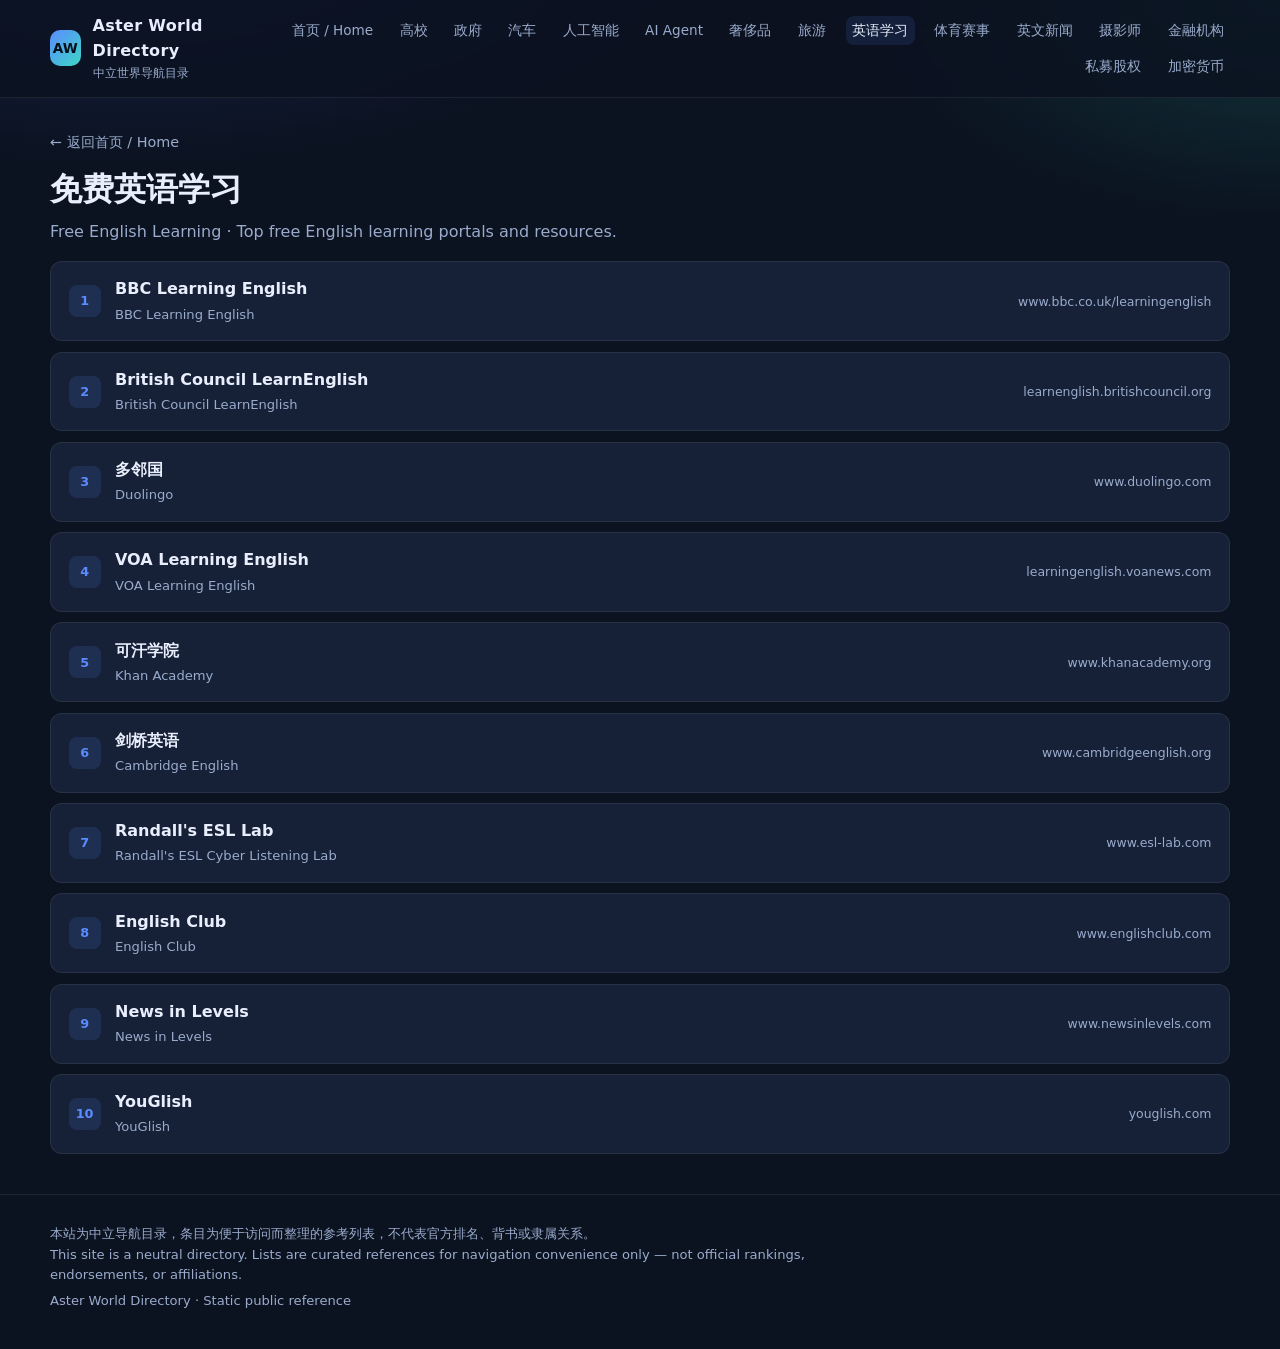
<file: english-learning.html>
<!DOCTYPE html>
<html lang="zh-CN">
<head>
  <meta charset="UTF-8" />
  <meta name="viewport" content="width=device-width, initial-scale=1" />
  <meta name="description" content="Aster World Directory — neutral bilingual link directory of official websites." />
  <title>免费英语学习 / Free English Learning · Aster World Directory</title>
  <link rel="stylesheet" href="styles.css" />
</head>
<body>
  <header class="site-header">
    <div class="wrap nav">
      <a class="brand" href="index.html">
        <div class="logo">AW</div>
        <div class="brand-text">
          <strong>Aster World Directory</strong>
          <span>中立世界导航目录</span>
        </div>
      </a>
      <nav class="nav-links">
        <a href="index.html">首页 / Home</a><a href="universities.html">高校</a><a href="governments.html">政府</a><a href="cars.html">汽车</a><a href="ai.html">人工智能</a><a href="agents.html">AI Agent</a><a href="luxury.html">奢侈品</a><a href="tourism.html">旅游</a><a href="english-learning.html" class="active">英语学习</a><a href="sports.html">体育赛事</a><a href="news.html">英文新闻</a><a href="photographers.html">摄影师</a><a href="finance.html">金融机构</a><a href="private-equity.html">私募股权</a><a href="crypto.html">加密货币</a>
      </nav>
    </div>
  </header>

  <main class="wrap">
    <div class="page-head">
      <a class="back" href="index.html">← 返回首页 / Home</a>
      <h1>免费英语学习</h1>
      <p>Free English Learning · Top free English learning portals and resources.</p>
    </div>
    <ol class="list">
    <li>
      <a href="https://www.bbc.co.uk/learningenglish" target="_blank" rel="noopener noreferrer">
        <div class="entry-main"><span class="rank">1</span><span class="entry-name">BBC Learning English<small>BBC Learning English</small></span></div>
        <span class="entry-url">www.bbc.co.uk/learningenglish</span>
      </a>
    </li>
    <li>
      <a href="https://learnenglish.britishcouncil.org" target="_blank" rel="noopener noreferrer">
        <div class="entry-main"><span class="rank">2</span><span class="entry-name">British Council LearnEnglish<small>British Council LearnEnglish</small></span></div>
        <span class="entry-url">learnenglish.britishcouncil.org</span>
      </a>
    </li>
    <li>
      <a href="https://www.duolingo.com" target="_blank" rel="noopener noreferrer">
        <div class="entry-main"><span class="rank">3</span><span class="entry-name">多邻国<small>Duolingo</small></span></div>
        <span class="entry-url">www.duolingo.com</span>
      </a>
    </li>
    <li>
      <a href="https://learningenglish.voanews.com" target="_blank" rel="noopener noreferrer">
        <div class="entry-main"><span class="rank">4</span><span class="entry-name">VOA Learning English<small>VOA Learning English</small></span></div>
        <span class="entry-url">learningenglish.voanews.com</span>
      </a>
    </li>
    <li>
      <a href="https://www.khanacademy.org" target="_blank" rel="noopener noreferrer">
        <div class="entry-main"><span class="rank">5</span><span class="entry-name">可汗学院<small>Khan Academy</small></span></div>
        <span class="entry-url">www.khanacademy.org</span>
      </a>
    </li>
    <li>
      <a href="https://www.cambridgeenglish.org" target="_blank" rel="noopener noreferrer">
        <div class="entry-main"><span class="rank">6</span><span class="entry-name">剑桥英语<small>Cambridge English</small></span></div>
        <span class="entry-url">www.cambridgeenglish.org</span>
      </a>
    </li>
    <li>
      <a href="https://www.esl-lab.com" target="_blank" rel="noopener noreferrer">
        <div class="entry-main"><span class="rank">7</span><span class="entry-name">Randall's ESL Lab<small>Randall's ESL Cyber Listening Lab</small></span></div>
        <span class="entry-url">www.esl-lab.com</span>
      </a>
    </li>
    <li>
      <a href="https://www.englishclub.com" target="_blank" rel="noopener noreferrer">
        <div class="entry-main"><span class="rank">8</span><span class="entry-name">English Club<small>English Club</small></span></div>
        <span class="entry-url">www.englishclub.com</span>
      </a>
    </li>
    <li>
      <a href="https://www.newsinlevels.com" target="_blank" rel="noopener noreferrer">
        <div class="entry-main"><span class="rank">9</span><span class="entry-name">News in Levels<small>News in Levels</small></span></div>
        <span class="entry-url">www.newsinlevels.com</span>
      </a>
    </li>
    <li>
      <a href="https://youglish.com" target="_blank" rel="noopener noreferrer">
        <div class="entry-main"><span class="rank">10</span><span class="entry-name">YouGlish<small>YouGlish</small></span></div>
        <span class="entry-url">youglish.com</span>
      </a>
    </li>
    </ol>
  </main>

  <footer class="site-footer">
    <div class="wrap">
      <p>本站为中立导航目录，条目为便于访问而整理的参考列表，不代表官方排名、背书或隶属关系。<br>
      This site is a neutral directory. Lists are curated references for navigation convenience only — not official rankings, endorsements, or affiliations.</p>
      <p>Aster World Directory · Static public reference</p>
    </div>
  </footer>
</body>
</html>
</file>
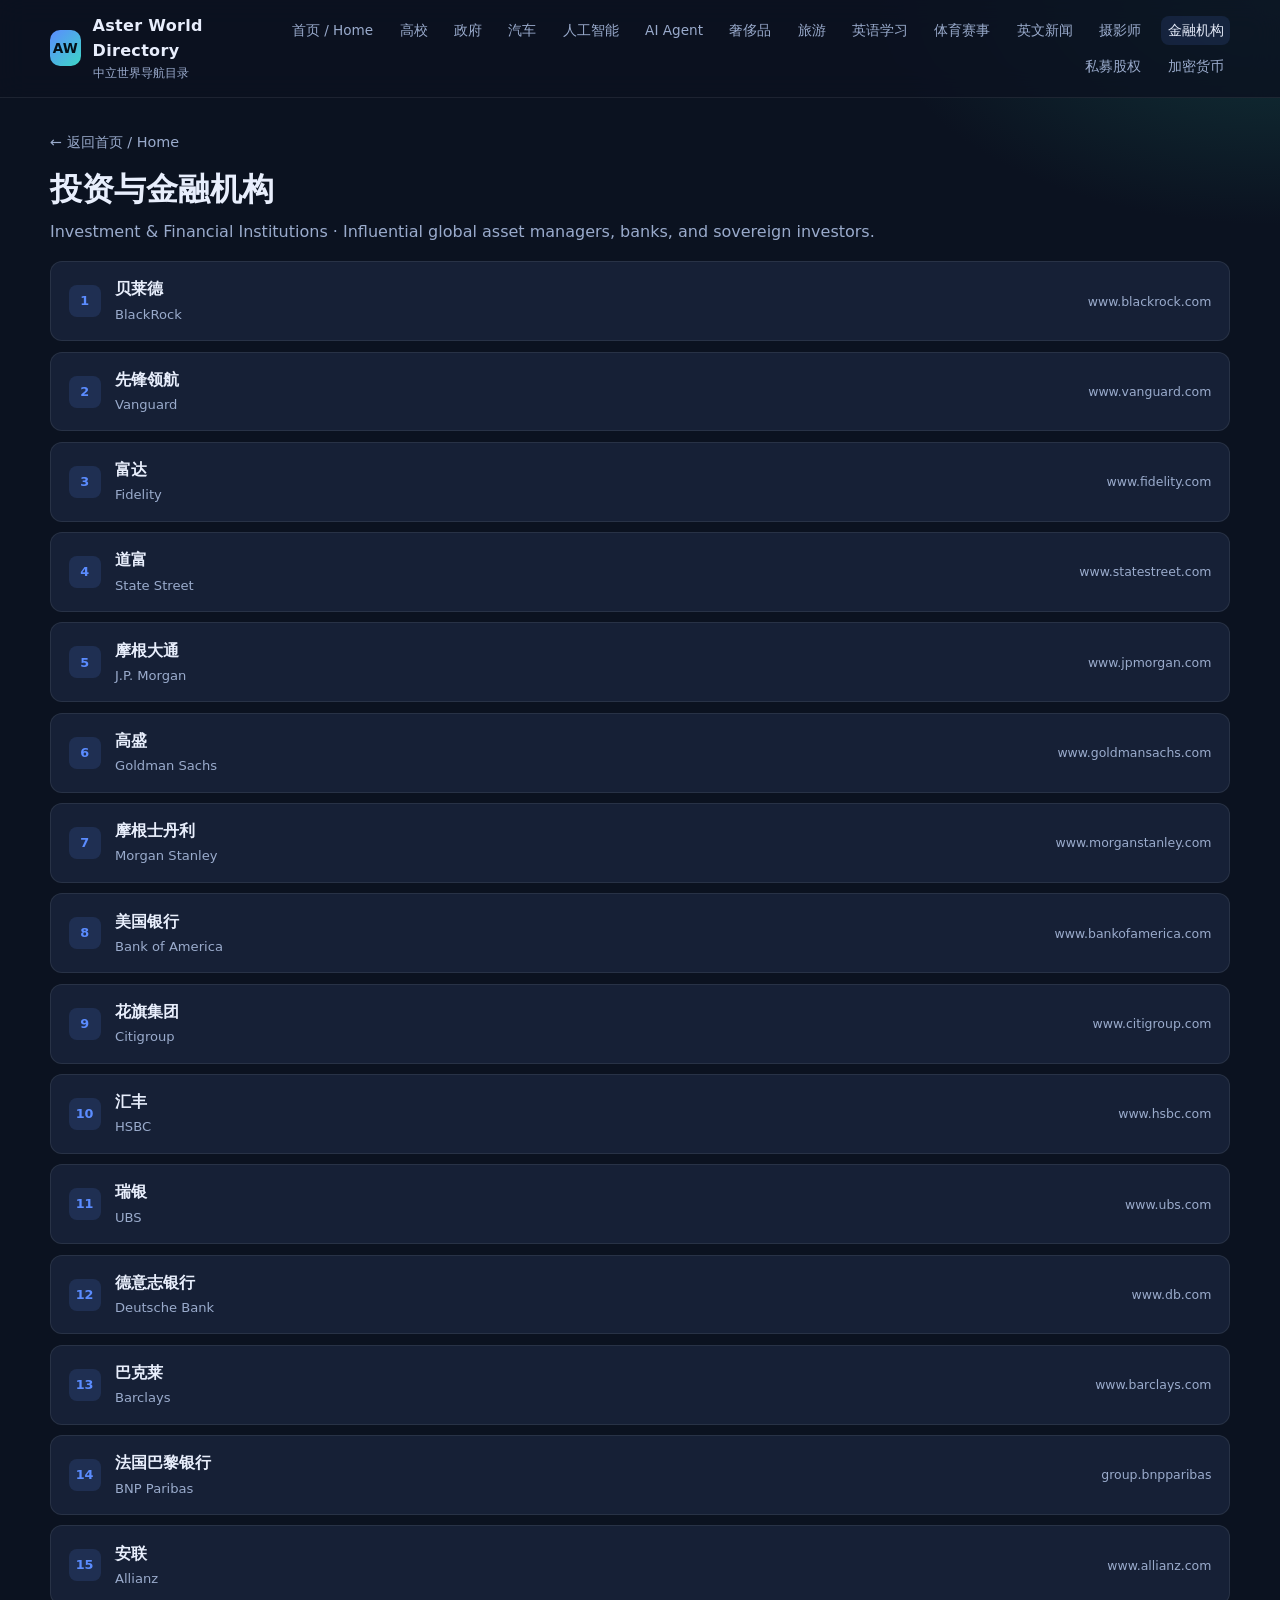
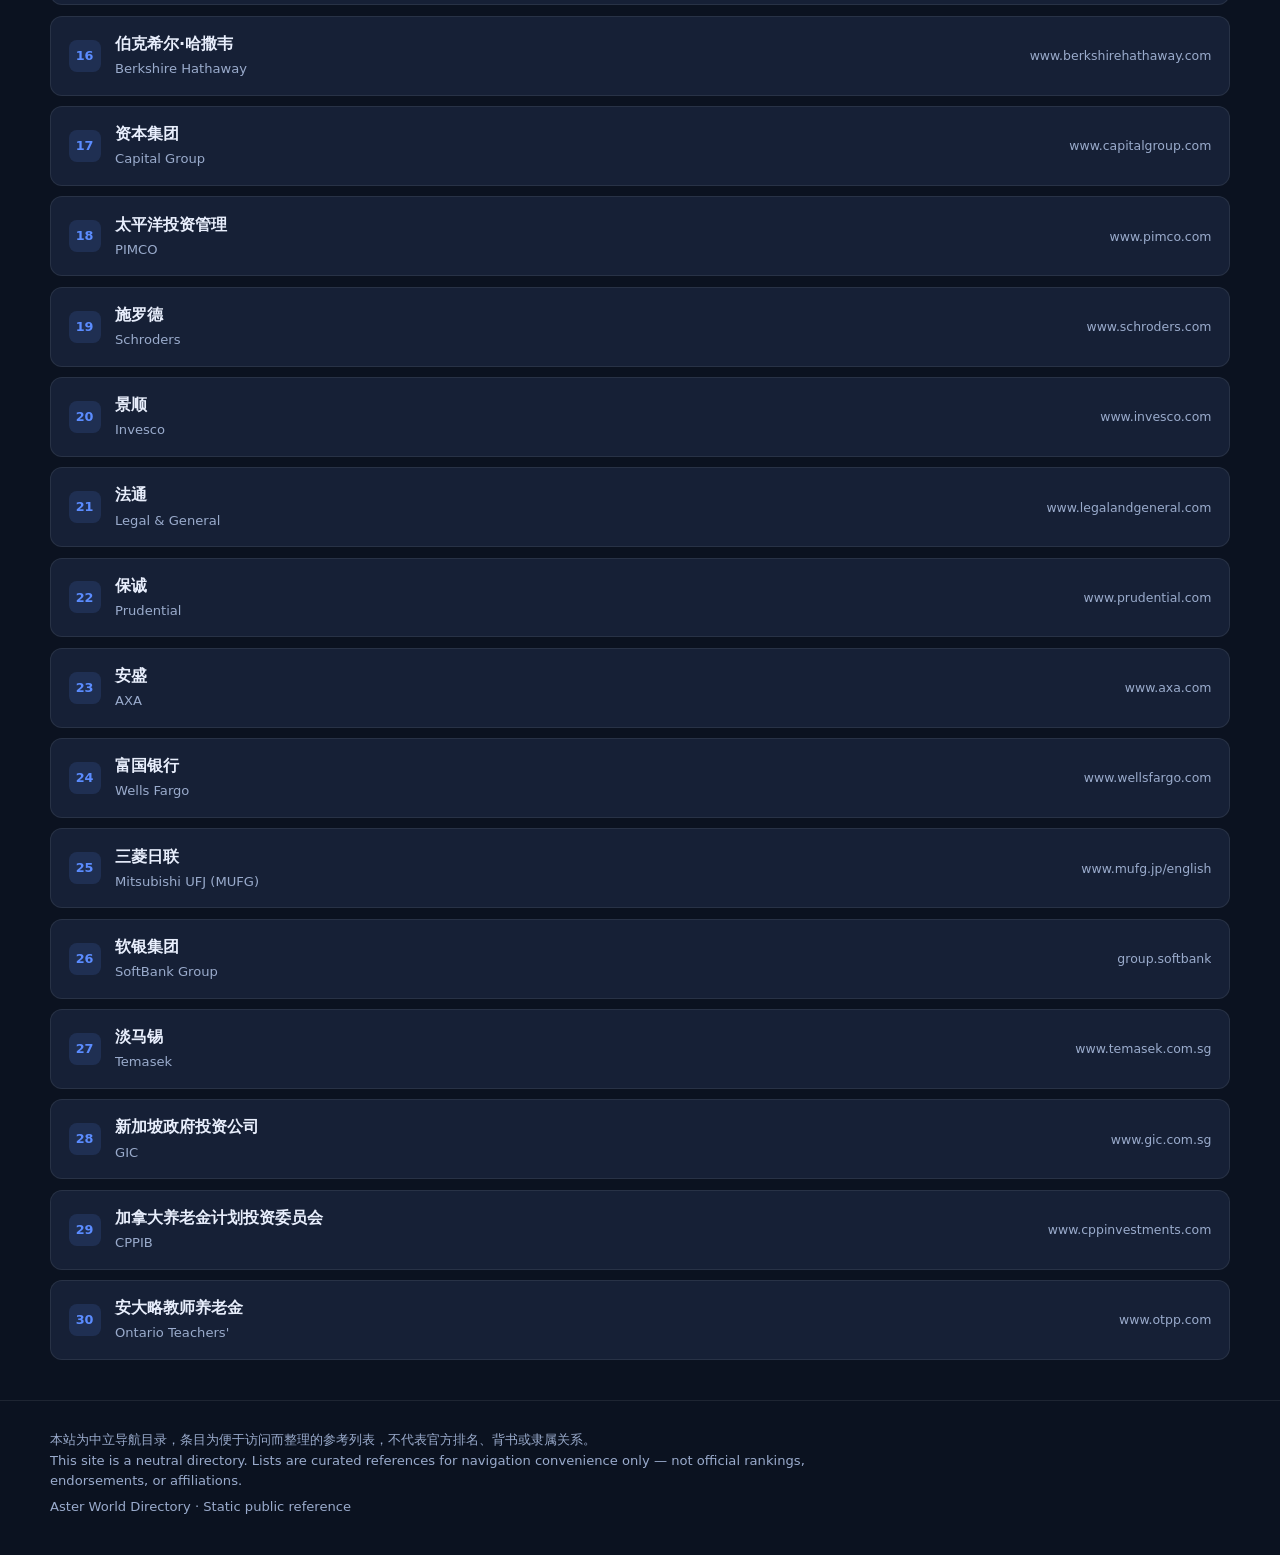
<file: finance.html>
<!DOCTYPE html>
<html lang="zh-CN">
<head>
  <meta charset="UTF-8" />
  <meta name="viewport" content="width=device-width, initial-scale=1" />
  <meta name="description" content="Aster World Directory — neutral bilingual link directory of official websites." />
  <title>投资与金融机构 / Financial Institutions · Aster World Directory</title>
  <link rel="stylesheet" href="styles.css" />
</head>
<body>
  <header class="site-header">
    <div class="wrap nav">
      <a class="brand" href="index.html">
        <div class="logo">AW</div>
        <div class="brand-text">
          <strong>Aster World Directory</strong>
          <span>中立世界导航目录</span>
        </div>
      </a>
      <nav class="nav-links">
        <a href="index.html">首页 / Home</a><a href="universities.html">高校</a><a href="governments.html">政府</a><a href="cars.html">汽车</a><a href="ai.html">人工智能</a><a href="agents.html">AI Agent</a><a href="luxury.html">奢侈品</a><a href="tourism.html">旅游</a><a href="english-learning.html">英语学习</a><a href="sports.html">体育赛事</a><a href="news.html">英文新闻</a><a href="photographers.html">摄影师</a><a href="finance.html" class="active">金融机构</a><a href="private-equity.html">私募股权</a><a href="crypto.html">加密货币</a>
      </nav>
    </div>
  </header>

  <main class="wrap">
    <div class="page-head">
      <a class="back" href="index.html">← 返回首页 / Home</a>
      <h1>投资与金融机构</h1>
      <p>Investment & Financial Institutions · Influential global asset managers, banks, and sovereign investors.</p>
    </div>
    <ol class="list">
    <li>
      <a href="https://www.blackrock.com" target="_blank" rel="noopener noreferrer">
        <div class="entry-main"><span class="rank">1</span><span class="entry-name">贝莱德<small>BlackRock</small></span></div>
        <span class="entry-url">www.blackrock.com</span>
      </a>
    </li>
    <li>
      <a href="https://www.vanguard.com" target="_blank" rel="noopener noreferrer">
        <div class="entry-main"><span class="rank">2</span><span class="entry-name">先锋领航<small>Vanguard</small></span></div>
        <span class="entry-url">www.vanguard.com</span>
      </a>
    </li>
    <li>
      <a href="https://www.fidelity.com" target="_blank" rel="noopener noreferrer">
        <div class="entry-main"><span class="rank">3</span><span class="entry-name">富达<small>Fidelity</small></span></div>
        <span class="entry-url">www.fidelity.com</span>
      </a>
    </li>
    <li>
      <a href="https://www.statestreet.com" target="_blank" rel="noopener noreferrer">
        <div class="entry-main"><span class="rank">4</span><span class="entry-name">道富<small>State Street</small></span></div>
        <span class="entry-url">www.statestreet.com</span>
      </a>
    </li>
    <li>
      <a href="https://www.jpmorgan.com" target="_blank" rel="noopener noreferrer">
        <div class="entry-main"><span class="rank">5</span><span class="entry-name">摩根大通<small>J.P. Morgan</small></span></div>
        <span class="entry-url">www.jpmorgan.com</span>
      </a>
    </li>
    <li>
      <a href="https://www.goldmansachs.com" target="_blank" rel="noopener noreferrer">
        <div class="entry-main"><span class="rank">6</span><span class="entry-name">高盛<small>Goldman Sachs</small></span></div>
        <span class="entry-url">www.goldmansachs.com</span>
      </a>
    </li>
    <li>
      <a href="https://www.morganstanley.com" target="_blank" rel="noopener noreferrer">
        <div class="entry-main"><span class="rank">7</span><span class="entry-name">摩根士丹利<small>Morgan Stanley</small></span></div>
        <span class="entry-url">www.morganstanley.com</span>
      </a>
    </li>
    <li>
      <a href="https://www.bankofamerica.com" target="_blank" rel="noopener noreferrer">
        <div class="entry-main"><span class="rank">8</span><span class="entry-name">美国银行<small>Bank of America</small></span></div>
        <span class="entry-url">www.bankofamerica.com</span>
      </a>
    </li>
    <li>
      <a href="https://www.citigroup.com" target="_blank" rel="noopener noreferrer">
        <div class="entry-main"><span class="rank">9</span><span class="entry-name">花旗集团<small>Citigroup</small></span></div>
        <span class="entry-url">www.citigroup.com</span>
      </a>
    </li>
    <li>
      <a href="https://www.hsbc.com" target="_blank" rel="noopener noreferrer">
        <div class="entry-main"><span class="rank">10</span><span class="entry-name">汇丰<small>HSBC</small></span></div>
        <span class="entry-url">www.hsbc.com</span>
      </a>
    </li>
    <li>
      <a href="https://www.ubs.com" target="_blank" rel="noopener noreferrer">
        <div class="entry-main"><span class="rank">11</span><span class="entry-name">瑞银<small>UBS</small></span></div>
        <span class="entry-url">www.ubs.com</span>
      </a>
    </li>
    <li>
      <a href="https://www.db.com" target="_blank" rel="noopener noreferrer">
        <div class="entry-main"><span class="rank">12</span><span class="entry-name">德意志银行<small>Deutsche Bank</small></span></div>
        <span class="entry-url">www.db.com</span>
      </a>
    </li>
    <li>
      <a href="https://www.barclays.com" target="_blank" rel="noopener noreferrer">
        <div class="entry-main"><span class="rank">13</span><span class="entry-name">巴克莱<small>Barclays</small></span></div>
        <span class="entry-url">www.barclays.com</span>
      </a>
    </li>
    <li>
      <a href="https://group.bnpparibas" target="_blank" rel="noopener noreferrer">
        <div class="entry-main"><span class="rank">14</span><span class="entry-name">法国巴黎银行<small>BNP Paribas</small></span></div>
        <span class="entry-url">group.bnpparibas</span>
      </a>
    </li>
    <li>
      <a href="https://www.allianz.com" target="_blank" rel="noopener noreferrer">
        <div class="entry-main"><span class="rank">15</span><span class="entry-name">安联<small>Allianz</small></span></div>
        <span class="entry-url">www.allianz.com</span>
      </a>
    </li>
    <li>
      <a href="https://www.berkshirehathaway.com" target="_blank" rel="noopener noreferrer">
        <div class="entry-main"><span class="rank">16</span><span class="entry-name">伯克希尔·哈撒韦<small>Berkshire Hathaway</small></span></div>
        <span class="entry-url">www.berkshirehathaway.com</span>
      </a>
    </li>
    <li>
      <a href="https://www.capitalgroup.com" target="_blank" rel="noopener noreferrer">
        <div class="entry-main"><span class="rank">17</span><span class="entry-name">资本集团<small>Capital Group</small></span></div>
        <span class="entry-url">www.capitalgroup.com</span>
      </a>
    </li>
    <li>
      <a href="https://www.pimco.com" target="_blank" rel="noopener noreferrer">
        <div class="entry-main"><span class="rank">18</span><span class="entry-name">太平洋投资管理<small>PIMCO</small></span></div>
        <span class="entry-url">www.pimco.com</span>
      </a>
    </li>
    <li>
      <a href="https://www.schroders.com" target="_blank" rel="noopener noreferrer">
        <div class="entry-main"><span class="rank">19</span><span class="entry-name">施罗德<small>Schroders</small></span></div>
        <span class="entry-url">www.schroders.com</span>
      </a>
    </li>
    <li>
      <a href="https://www.invesco.com" target="_blank" rel="noopener noreferrer">
        <div class="entry-main"><span class="rank">20</span><span class="entry-name">景顺<small>Invesco</small></span></div>
        <span class="entry-url">www.invesco.com</span>
      </a>
    </li>
    <li>
      <a href="https://www.legalandgeneral.com" target="_blank" rel="noopener noreferrer">
        <div class="entry-main"><span class="rank">21</span><span class="entry-name">法通<small>Legal & General</small></span></div>
        <span class="entry-url">www.legalandgeneral.com</span>
      </a>
    </li>
    <li>
      <a href="https://www.prudential.com" target="_blank" rel="noopener noreferrer">
        <div class="entry-main"><span class="rank">22</span><span class="entry-name">保诚<small>Prudential</small></span></div>
        <span class="entry-url">www.prudential.com</span>
      </a>
    </li>
    <li>
      <a href="https://www.axa.com" target="_blank" rel="noopener noreferrer">
        <div class="entry-main"><span class="rank">23</span><span class="entry-name">安盛<small>AXA</small></span></div>
        <span class="entry-url">www.axa.com</span>
      </a>
    </li>
    <li>
      <a href="https://www.wellsfargo.com" target="_blank" rel="noopener noreferrer">
        <div class="entry-main"><span class="rank">24</span><span class="entry-name">富国银行<small>Wells Fargo</small></span></div>
        <span class="entry-url">www.wellsfargo.com</span>
      </a>
    </li>
    <li>
      <a href="https://www.mufg.jp/english" target="_blank" rel="noopener noreferrer">
        <div class="entry-main"><span class="rank">25</span><span class="entry-name">三菱日联<small>Mitsubishi UFJ (MUFG)</small></span></div>
        <span class="entry-url">www.mufg.jp/english</span>
      </a>
    </li>
    <li>
      <a href="https://group.softbank" target="_blank" rel="noopener noreferrer">
        <div class="entry-main"><span class="rank">26</span><span class="entry-name">软银集团<small>SoftBank Group</small></span></div>
        <span class="entry-url">group.softbank</span>
      </a>
    </li>
    <li>
      <a href="https://www.temasek.com.sg" target="_blank" rel="noopener noreferrer">
        <div class="entry-main"><span class="rank">27</span><span class="entry-name">淡马锡<small>Temasek</small></span></div>
        <span class="entry-url">www.temasek.com.sg</span>
      </a>
    </li>
    <li>
      <a href="https://www.gic.com.sg" target="_blank" rel="noopener noreferrer">
        <div class="entry-main"><span class="rank">28</span><span class="entry-name">新加坡政府投资公司<small>GIC</small></span></div>
        <span class="entry-url">www.gic.com.sg</span>
      </a>
    </li>
    <li>
      <a href="https://www.cppinvestments.com" target="_blank" rel="noopener noreferrer">
        <div class="entry-main"><span class="rank">29</span><span class="entry-name">加拿大养老金计划投资委员会<small>CPPIB</small></span></div>
        <span class="entry-url">www.cppinvestments.com</span>
      </a>
    </li>
    <li>
      <a href="https://www.otpp.com" target="_blank" rel="noopener noreferrer">
        <div class="entry-main"><span class="rank">30</span><span class="entry-name">安大略教师养老金<small>Ontario Teachers'</small></span></div>
        <span class="entry-url">www.otpp.com</span>
      </a>
    </li>
    </ol>
  </main>

  <footer class="site-footer">
    <div class="wrap">
      <p>本站为中立导航目录，条目为便于访问而整理的参考列表，不代表官方排名、背书或隶属关系。<br>
      This site is a neutral directory. Lists are curated references for navigation convenience only — not official rankings, endorsements, or affiliations.</p>
      <p>Aster World Directory · Static public reference</p>
    </div>
  </footer>
</body>
</html>
</file>
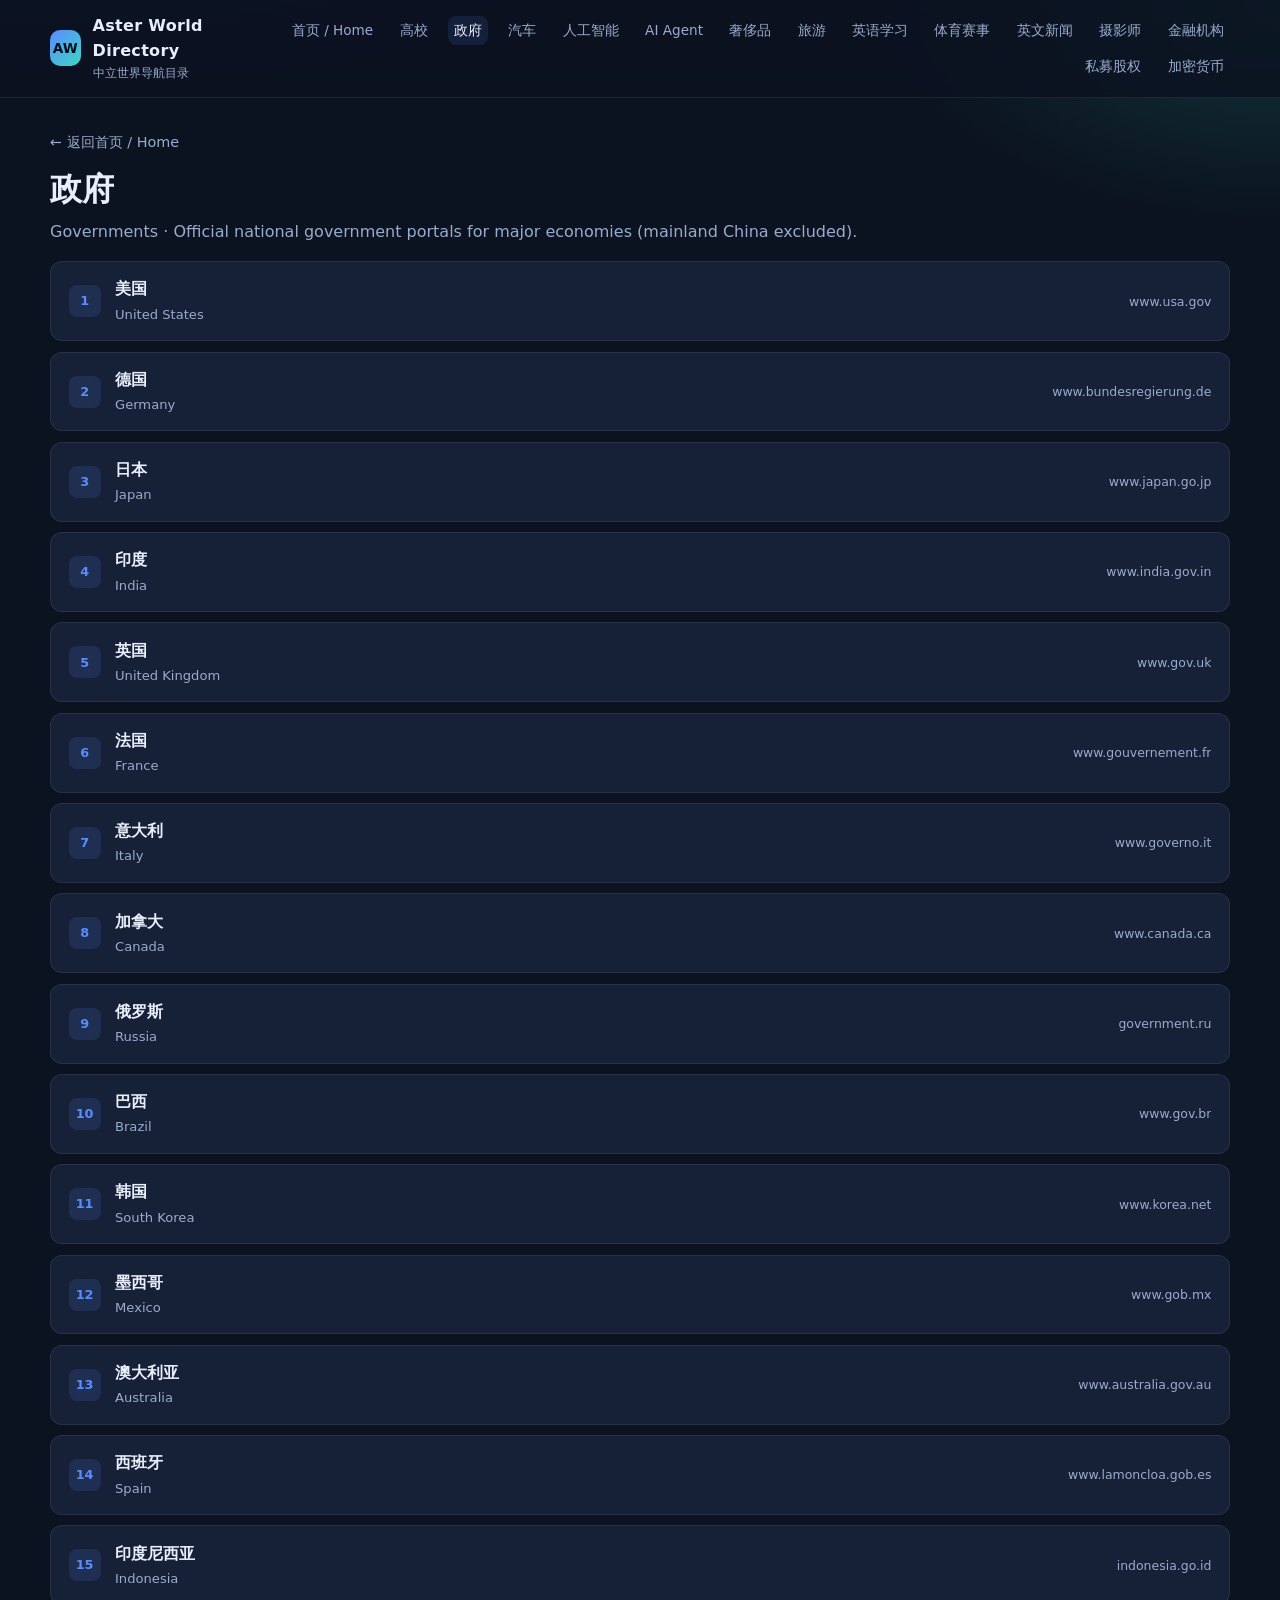
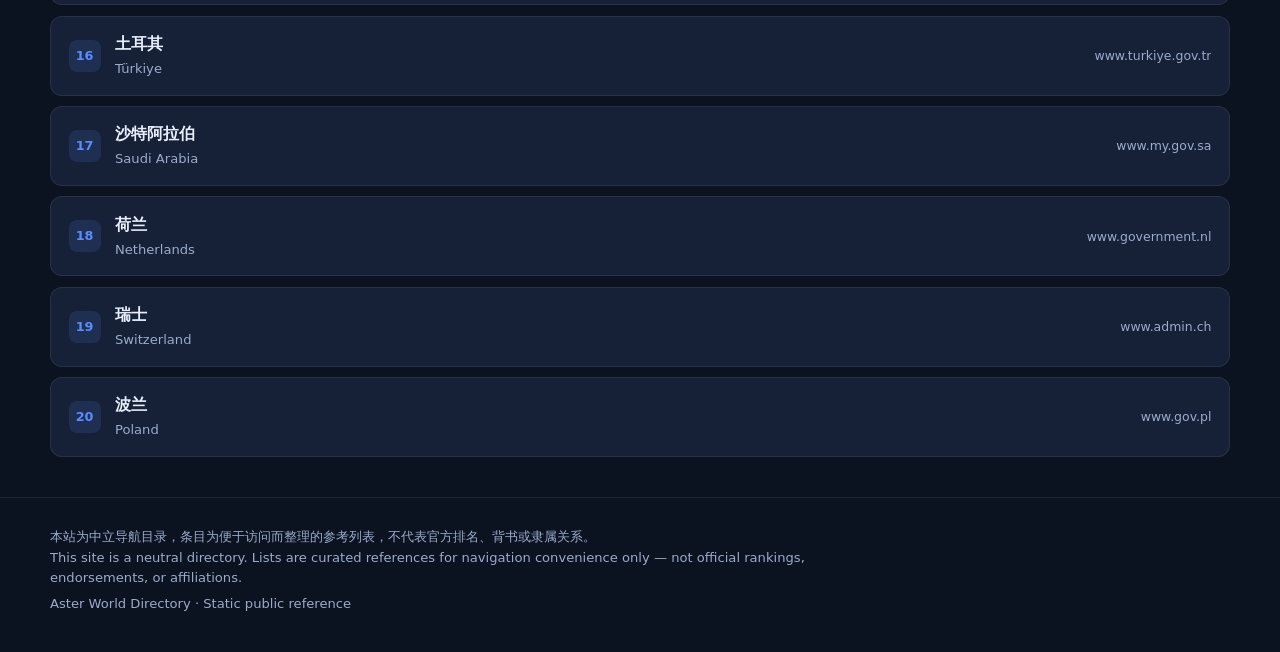
<file: governments.html>
<!DOCTYPE html>
<html lang="zh-CN">
<head>
  <meta charset="UTF-8" />
  <meta name="viewport" content="width=device-width, initial-scale=1" />
  <meta name="description" content="Aster World Directory — neutral bilingual link directory of official websites across curated categories." />
  <title>政府 / Governments · Aster World Directory</title>
  <link rel="stylesheet" href="styles.css" />
</head>
<body>
  <header class="site-header">
    <div class="wrap nav">
      <a class="brand" href="index.html">
        <div class="logo">AW</div>
        <div class="brand-text">
          <strong>Aster World Directory</strong>
          <span>中立世界导航目录</span>
        </div>
      </a>
      <nav class="nav-links"><a href="index.html">首页 / Home</a><a href="universities.html">高校</a><a href="governments.html" class="active">政府</a><a href="cars.html">汽车</a><a href="ai.html">人工智能</a><a href="agents.html">AI Agent</a><a href="luxury.html">奢侈品</a><a href="tourism.html">旅游</a><a href="english-learning.html">英语学习</a><a href="sports.html">体育赛事</a><a href="news.html">英文新闻</a><a href="photographers.html">摄影师</a><a href="finance.html">金融机构</a><a href="private-equity.html">私募股权</a><a href="crypto.html">加密货币</a></nav>
    </div>
  </header>

  <main class="wrap">
    <div class="page-head">
      <a class="back" href="index.html">← 返回首页 / Home</a>
      <h1>政府</h1>
      <p>Governments · Official national government portals for major economies (mainland China excluded).</p>
    </div>
    <ol class="list">
    <li>
      <a href="https://www.usa.gov" target="_blank" rel="noopener noreferrer">
        <div class="entry-main"><span class="rank">1</span><span class="entry-name">美国<small>United States</small></span></div>
        <span class="entry-url">www.usa.gov</span>
      </a>
    </li>
    <li>
      <a href="https://www.bundesregierung.de" target="_blank" rel="noopener noreferrer">
        <div class="entry-main"><span class="rank">2</span><span class="entry-name">德国<small>Germany</small></span></div>
        <span class="entry-url">www.bundesregierung.de</span>
      </a>
    </li>
    <li>
      <a href="https://www.japan.go.jp" target="_blank" rel="noopener noreferrer">
        <div class="entry-main"><span class="rank">3</span><span class="entry-name">日本<small>Japan</small></span></div>
        <span class="entry-url">www.japan.go.jp</span>
      </a>
    </li>
    <li>
      <a href="https://www.india.gov.in" target="_blank" rel="noopener noreferrer">
        <div class="entry-main"><span class="rank">4</span><span class="entry-name">印度<small>India</small></span></div>
        <span class="entry-url">www.india.gov.in</span>
      </a>
    </li>
    <li>
      <a href="https://www.gov.uk" target="_blank" rel="noopener noreferrer">
        <div class="entry-main"><span class="rank">5</span><span class="entry-name">英国<small>United Kingdom</small></span></div>
        <span class="entry-url">www.gov.uk</span>
      </a>
    </li>
    <li>
      <a href="https://www.gouvernement.fr" target="_blank" rel="noopener noreferrer">
        <div class="entry-main"><span class="rank">6</span><span class="entry-name">法国<small>France</small></span></div>
        <span class="entry-url">www.gouvernement.fr</span>
      </a>
    </li>
    <li>
      <a href="https://www.governo.it" target="_blank" rel="noopener noreferrer">
        <div class="entry-main"><span class="rank">7</span><span class="entry-name">意大利<small>Italy</small></span></div>
        <span class="entry-url">www.governo.it</span>
      </a>
    </li>
    <li>
      <a href="https://www.canada.ca" target="_blank" rel="noopener noreferrer">
        <div class="entry-main"><span class="rank">8</span><span class="entry-name">加拿大<small>Canada</small></span></div>
        <span class="entry-url">www.canada.ca</span>
      </a>
    </li>
    <li>
      <a href="http://government.ru" target="_blank" rel="noopener noreferrer">
        <div class="entry-main"><span class="rank">9</span><span class="entry-name">俄罗斯<small>Russia</small></span></div>
        <span class="entry-url">government.ru</span>
      </a>
    </li>
    <li>
      <a href="https://www.gov.br" target="_blank" rel="noopener noreferrer">
        <div class="entry-main"><span class="rank">10</span><span class="entry-name">巴西<small>Brazil</small></span></div>
        <span class="entry-url">www.gov.br</span>
      </a>
    </li>
    <li>
      <a href="https://www.korea.net" target="_blank" rel="noopener noreferrer">
        <div class="entry-main"><span class="rank">11</span><span class="entry-name">韩国<small>South Korea</small></span></div>
        <span class="entry-url">www.korea.net</span>
      </a>
    </li>
    <li>
      <a href="https://www.gob.mx" target="_blank" rel="noopener noreferrer">
        <div class="entry-main"><span class="rank">12</span><span class="entry-name">墨西哥<small>Mexico</small></span></div>
        <span class="entry-url">www.gob.mx</span>
      </a>
    </li>
    <li>
      <a href="https://www.australia.gov.au" target="_blank" rel="noopener noreferrer">
        <div class="entry-main"><span class="rank">13</span><span class="entry-name">澳大利亚<small>Australia</small></span></div>
        <span class="entry-url">www.australia.gov.au</span>
      </a>
    </li>
    <li>
      <a href="https://www.lamoncloa.gob.es" target="_blank" rel="noopener noreferrer">
        <div class="entry-main"><span class="rank">14</span><span class="entry-name">西班牙<small>Spain</small></span></div>
        <span class="entry-url">www.lamoncloa.gob.es</span>
      </a>
    </li>
    <li>
      <a href="https://indonesia.go.id" target="_blank" rel="noopener noreferrer">
        <div class="entry-main"><span class="rank">15</span><span class="entry-name">印度尼西亚<small>Indonesia</small></span></div>
        <span class="entry-url">indonesia.go.id</span>
      </a>
    </li>
    <li>
      <a href="https://www.turkiye.gov.tr" target="_blank" rel="noopener noreferrer">
        <div class="entry-main"><span class="rank">16</span><span class="entry-name">土耳其<small>Türkiye</small></span></div>
        <span class="entry-url">www.turkiye.gov.tr</span>
      </a>
    </li>
    <li>
      <a href="https://www.my.gov.sa" target="_blank" rel="noopener noreferrer">
        <div class="entry-main"><span class="rank">17</span><span class="entry-name">沙特阿拉伯<small>Saudi Arabia</small></span></div>
        <span class="entry-url">www.my.gov.sa</span>
      </a>
    </li>
    <li>
      <a href="https://www.government.nl" target="_blank" rel="noopener noreferrer">
        <div class="entry-main"><span class="rank">18</span><span class="entry-name">荷兰<small>Netherlands</small></span></div>
        <span class="entry-url">www.government.nl</span>
      </a>
    </li>
    <li>
      <a href="https://www.admin.ch" target="_blank" rel="noopener noreferrer">
        <div class="entry-main"><span class="rank">19</span><span class="entry-name">瑞士<small>Switzerland</small></span></div>
        <span class="entry-url">www.admin.ch</span>
      </a>
    </li>
    <li>
      <a href="https://www.gov.pl" target="_blank" rel="noopener noreferrer">
        <div class="entry-main"><span class="rank">20</span><span class="entry-name">波兰<small>Poland</small></span></div>
        <span class="entry-url">www.gov.pl</span>
      </a>
    </li>
    </ol>
  </main>

  <footer class="site-footer">
    <div class="wrap">
      <p>本站为中立导航目录，条目为便于访问而整理的参考列表，不代表官方排名、背书或隶属关系。<br>
      This site is a neutral directory. Lists are curated references for navigation convenience only — not official rankings, endorsements, or affiliations.</p>
      <p>Aster World Directory · Static public reference</p>
    </div>
  </footer>
</body>
</html>
</file>
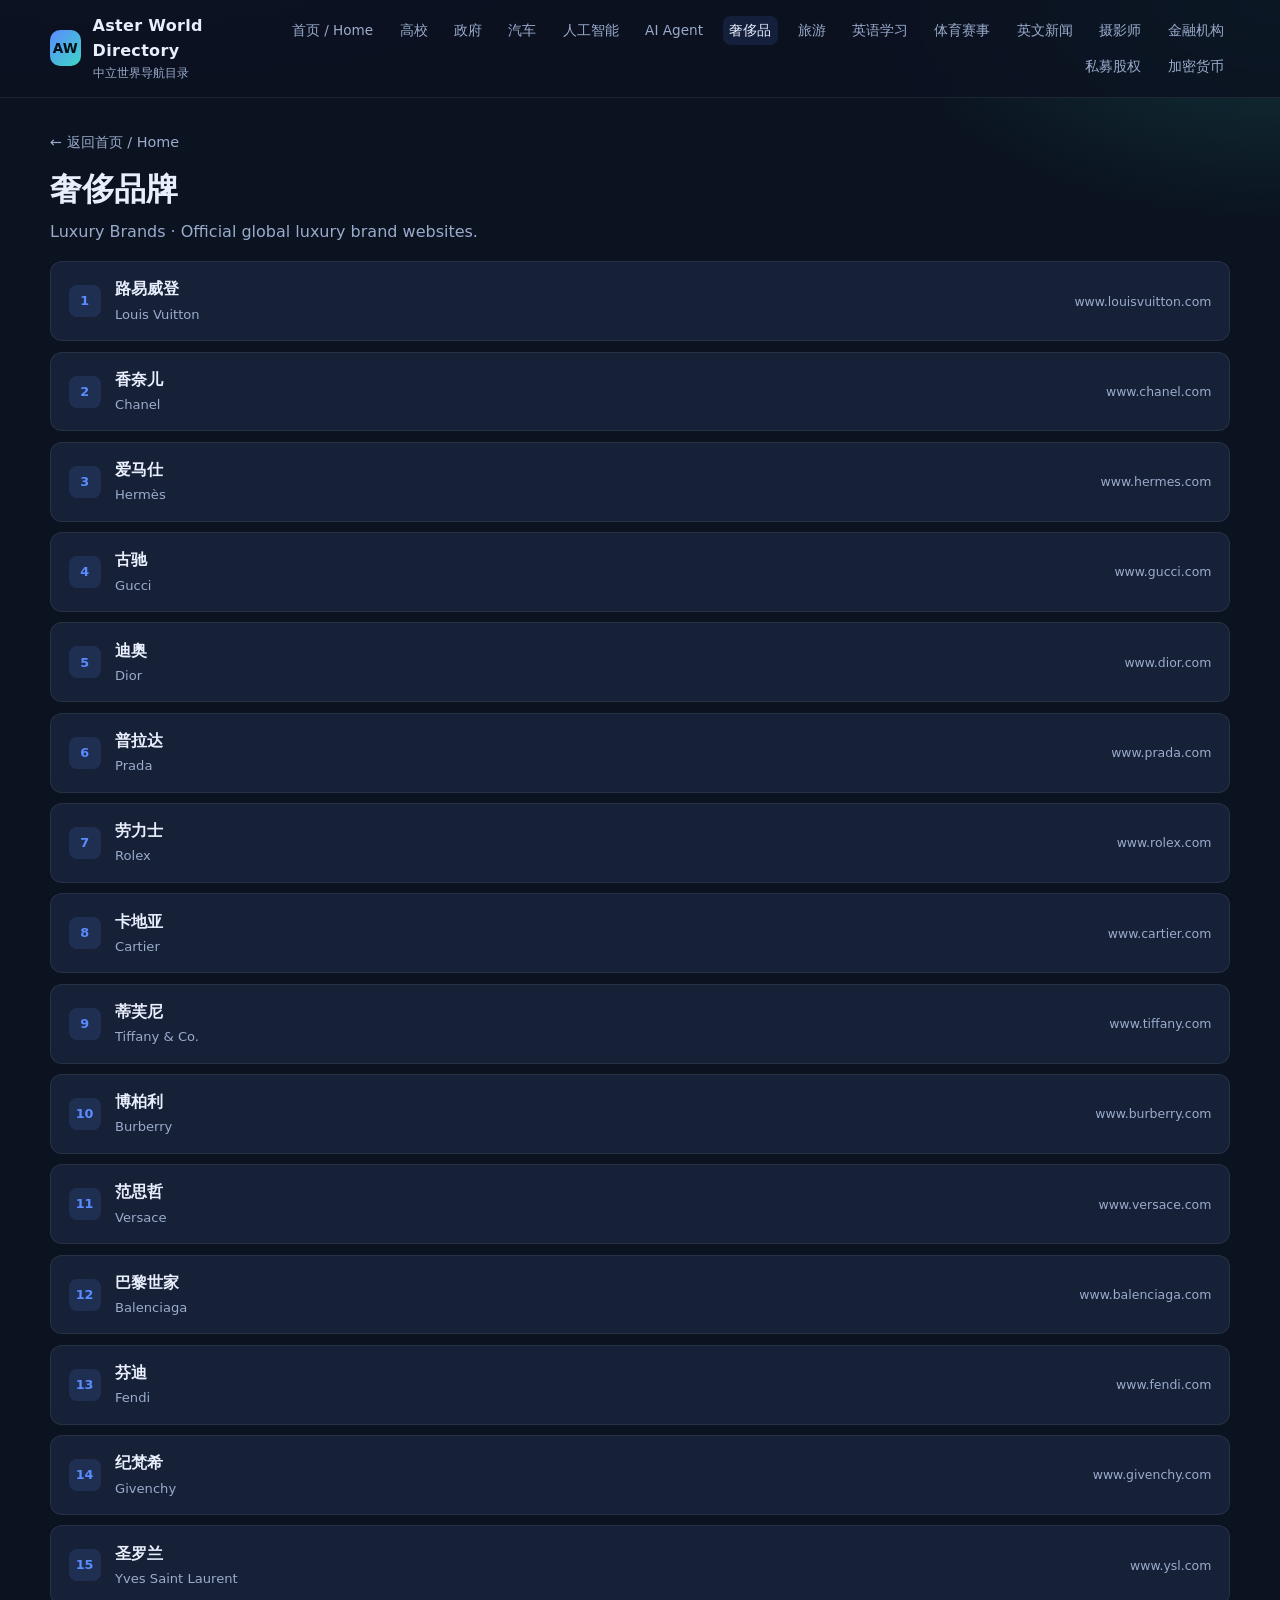
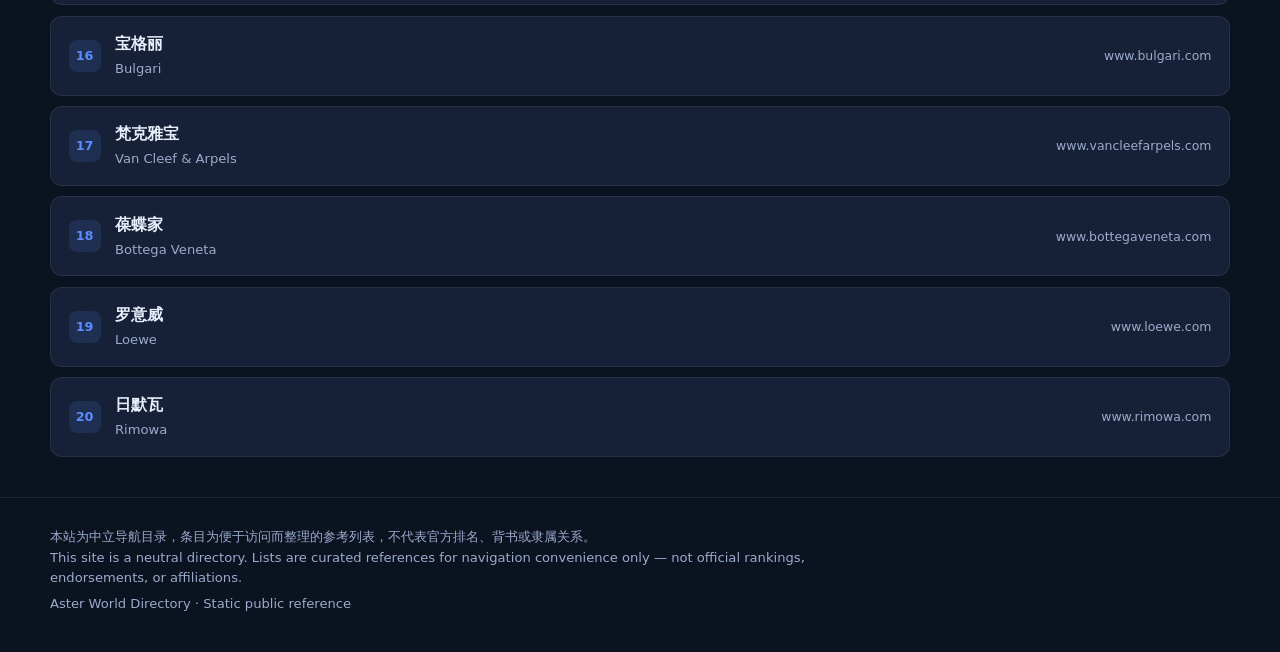
<file: luxury.html>
<!DOCTYPE html>
<html lang="zh-CN">
<head>
  <meta charset="UTF-8" />
  <meta name="viewport" content="width=device-width, initial-scale=1" />
  <meta name="description" content="Aster World Directory — neutral bilingual link directory of official websites." />
  <title>奢侈品牌 / Luxury Brands · Aster World Directory</title>
  <link rel="stylesheet" href="styles.css" />
</head>
<body>
  <header class="site-header">
    <div class="wrap nav">
      <a class="brand" href="index.html">
        <div class="logo">AW</div>
        <div class="brand-text">
          <strong>Aster World Directory</strong>
          <span>中立世界导航目录</span>
        </div>
      </a>
      <nav class="nav-links">
        <a href="index.html">首页 / Home</a><a href="universities.html">高校</a><a href="governments.html">政府</a><a href="cars.html">汽车</a><a href="ai.html">人工智能</a><a href="agents.html">AI Agent</a><a href="luxury.html" class="active">奢侈品</a><a href="tourism.html">旅游</a><a href="english-learning.html">英语学习</a><a href="sports.html">体育赛事</a><a href="news.html">英文新闻</a><a href="photographers.html">摄影师</a><a href="finance.html">金融机构</a><a href="private-equity.html">私募股权</a><a href="crypto.html">加密货币</a>
      </nav>
    </div>
  </header>

  <main class="wrap">
    <div class="page-head">
      <a class="back" href="index.html">← 返回首页 / Home</a>
      <h1>奢侈品牌</h1>
      <p>Luxury Brands · Official global luxury brand websites.</p>
    </div>
    <ol class="list">
    <li>
      <a href="https://www.louisvuitton.com" target="_blank" rel="noopener noreferrer">
        <div class="entry-main"><span class="rank">1</span><span class="entry-name">路易威登<small>Louis Vuitton</small></span></div>
        <span class="entry-url">www.louisvuitton.com</span>
      </a>
    </li>
    <li>
      <a href="https://www.chanel.com" target="_blank" rel="noopener noreferrer">
        <div class="entry-main"><span class="rank">2</span><span class="entry-name">香奈儿<small>Chanel</small></span></div>
        <span class="entry-url">www.chanel.com</span>
      </a>
    </li>
    <li>
      <a href="https://www.hermes.com" target="_blank" rel="noopener noreferrer">
        <div class="entry-main"><span class="rank">3</span><span class="entry-name">爱马仕<small>Hermès</small></span></div>
        <span class="entry-url">www.hermes.com</span>
      </a>
    </li>
    <li>
      <a href="https://www.gucci.com" target="_blank" rel="noopener noreferrer">
        <div class="entry-main"><span class="rank">4</span><span class="entry-name">古驰<small>Gucci</small></span></div>
        <span class="entry-url">www.gucci.com</span>
      </a>
    </li>
    <li>
      <a href="https://www.dior.com" target="_blank" rel="noopener noreferrer">
        <div class="entry-main"><span class="rank">5</span><span class="entry-name">迪奥<small>Dior</small></span></div>
        <span class="entry-url">www.dior.com</span>
      </a>
    </li>
    <li>
      <a href="https://www.prada.com" target="_blank" rel="noopener noreferrer">
        <div class="entry-main"><span class="rank">6</span><span class="entry-name">普拉达<small>Prada</small></span></div>
        <span class="entry-url">www.prada.com</span>
      </a>
    </li>
    <li>
      <a href="https://www.rolex.com" target="_blank" rel="noopener noreferrer">
        <div class="entry-main"><span class="rank">7</span><span class="entry-name">劳力士<small>Rolex</small></span></div>
        <span class="entry-url">www.rolex.com</span>
      </a>
    </li>
    <li>
      <a href="https://www.cartier.com" target="_blank" rel="noopener noreferrer">
        <div class="entry-main"><span class="rank">8</span><span class="entry-name">卡地亚<small>Cartier</small></span></div>
        <span class="entry-url">www.cartier.com</span>
      </a>
    </li>
    <li>
      <a href="https://www.tiffany.com" target="_blank" rel="noopener noreferrer">
        <div class="entry-main"><span class="rank">9</span><span class="entry-name">蒂芙尼<small>Tiffany & Co.</small></span></div>
        <span class="entry-url">www.tiffany.com</span>
      </a>
    </li>
    <li>
      <a href="https://www.burberry.com" target="_blank" rel="noopener noreferrer">
        <div class="entry-main"><span class="rank">10</span><span class="entry-name">博柏利<small>Burberry</small></span></div>
        <span class="entry-url">www.burberry.com</span>
      </a>
    </li>
    <li>
      <a href="https://www.versace.com" target="_blank" rel="noopener noreferrer">
        <div class="entry-main"><span class="rank">11</span><span class="entry-name">范思哲<small>Versace</small></span></div>
        <span class="entry-url">www.versace.com</span>
      </a>
    </li>
    <li>
      <a href="https://www.balenciaga.com" target="_blank" rel="noopener noreferrer">
        <div class="entry-main"><span class="rank">12</span><span class="entry-name">巴黎世家<small>Balenciaga</small></span></div>
        <span class="entry-url">www.balenciaga.com</span>
      </a>
    </li>
    <li>
      <a href="https://www.fendi.com" target="_blank" rel="noopener noreferrer">
        <div class="entry-main"><span class="rank">13</span><span class="entry-name">芬迪<small>Fendi</small></span></div>
        <span class="entry-url">www.fendi.com</span>
      </a>
    </li>
    <li>
      <a href="https://www.givenchy.com" target="_blank" rel="noopener noreferrer">
        <div class="entry-main"><span class="rank">14</span><span class="entry-name">纪梵希<small>Givenchy</small></span></div>
        <span class="entry-url">www.givenchy.com</span>
      </a>
    </li>
    <li>
      <a href="https://www.ysl.com" target="_blank" rel="noopener noreferrer">
        <div class="entry-main"><span class="rank">15</span><span class="entry-name">圣罗兰<small>Yves Saint Laurent</small></span></div>
        <span class="entry-url">www.ysl.com</span>
      </a>
    </li>
    <li>
      <a href="https://www.bulgari.com" target="_blank" rel="noopener noreferrer">
        <div class="entry-main"><span class="rank">16</span><span class="entry-name">宝格丽<small>Bulgari</small></span></div>
        <span class="entry-url">www.bulgari.com</span>
      </a>
    </li>
    <li>
      <a href="https://www.vancleefarpels.com" target="_blank" rel="noopener noreferrer">
        <div class="entry-main"><span class="rank">17</span><span class="entry-name">梵克雅宝<small>Van Cleef & Arpels</small></span></div>
        <span class="entry-url">www.vancleefarpels.com</span>
      </a>
    </li>
    <li>
      <a href="https://www.bottegaveneta.com" target="_blank" rel="noopener noreferrer">
        <div class="entry-main"><span class="rank">18</span><span class="entry-name">葆蝶家<small>Bottega Veneta</small></span></div>
        <span class="entry-url">www.bottegaveneta.com</span>
      </a>
    </li>
    <li>
      <a href="https://www.loewe.com" target="_blank" rel="noopener noreferrer">
        <div class="entry-main"><span class="rank">19</span><span class="entry-name">罗意威<small>Loewe</small></span></div>
        <span class="entry-url">www.loewe.com</span>
      </a>
    </li>
    <li>
      <a href="https://www.rimowa.com" target="_blank" rel="noopener noreferrer">
        <div class="entry-main"><span class="rank">20</span><span class="entry-name">日默瓦<small>Rimowa</small></span></div>
        <span class="entry-url">www.rimowa.com</span>
      </a>
    </li>
    </ol>
  </main>

  <footer class="site-footer">
    <div class="wrap">
      <p>本站为中立导航目录，条目为便于访问而整理的参考列表，不代表官方排名、背书或隶属关系。<br>
      This site is a neutral directory. Lists are curated references for navigation convenience only — not official rankings, endorsements, or affiliations.</p>
      <p>Aster World Directory · Static public reference</p>
    </div>
  </footer>
</body>
</html>
</file>
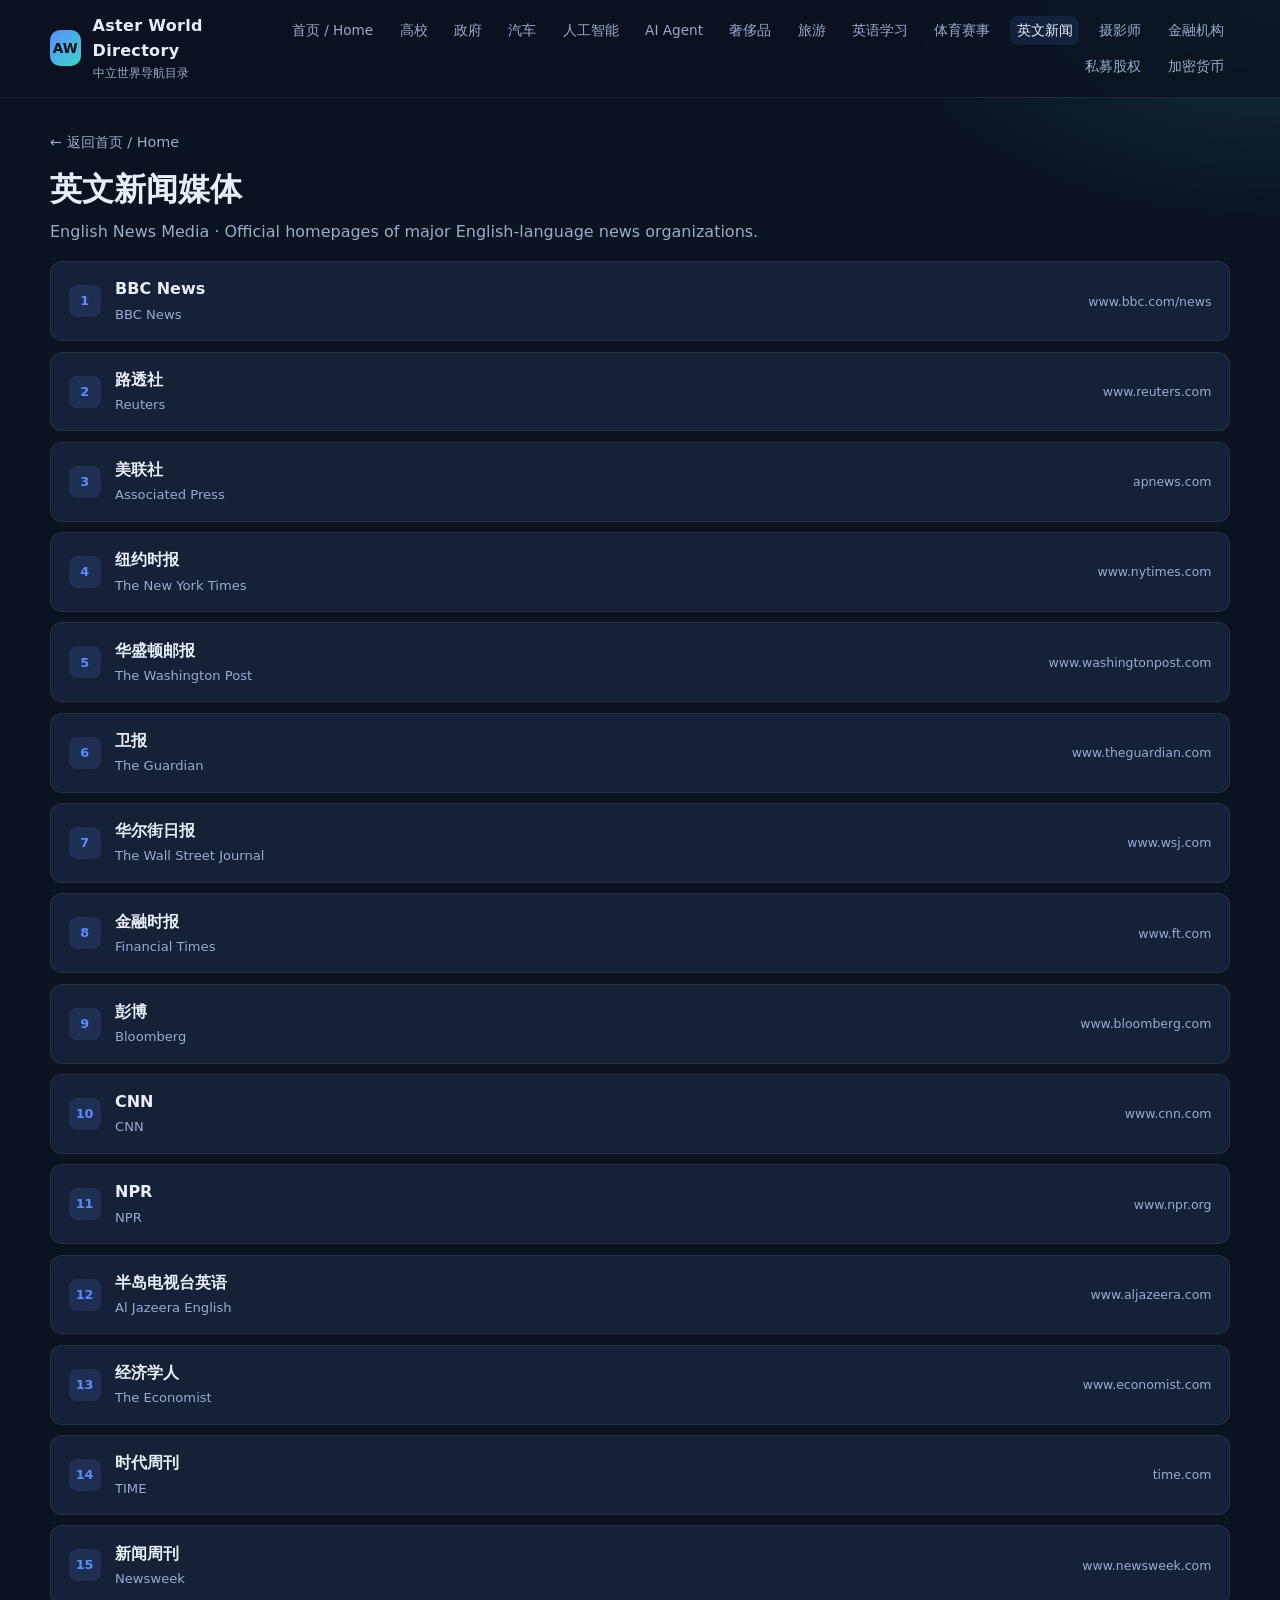
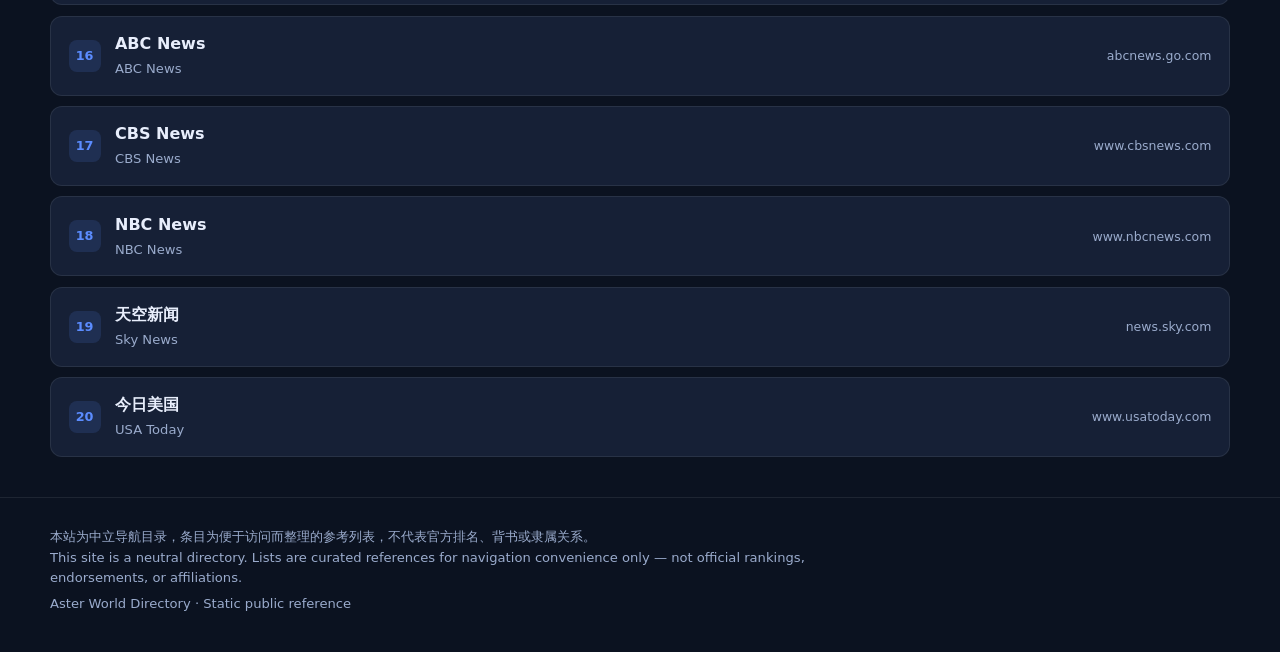
<file: news.html>
<!DOCTYPE html>
<html lang="zh-CN">
<head>
  <meta charset="UTF-8" />
  <meta name="viewport" content="width=device-width, initial-scale=1" />
  <meta name="description" content="Aster World Directory — neutral bilingual link directory of official websites." />
  <title>英文新闻媒体 / English News Media · Aster World Directory</title>
  <link rel="stylesheet" href="styles.css" />
</head>
<body>
  <header class="site-header">
    <div class="wrap nav">
      <a class="brand" href="index.html">
        <div class="logo">AW</div>
        <div class="brand-text">
          <strong>Aster World Directory</strong>
          <span>中立世界导航目录</span>
        </div>
      </a>
      <nav class="nav-links">
        <a href="index.html">首页 / Home</a><a href="universities.html">高校</a><a href="governments.html">政府</a><a href="cars.html">汽车</a><a href="ai.html">人工智能</a><a href="agents.html">AI Agent</a><a href="luxury.html">奢侈品</a><a href="tourism.html">旅游</a><a href="english-learning.html">英语学习</a><a href="sports.html">体育赛事</a><a href="news.html" class="active">英文新闻</a><a href="photographers.html">摄影师</a><a href="finance.html">金融机构</a><a href="private-equity.html">私募股权</a><a href="crypto.html">加密货币</a>
      </nav>
    </div>
  </header>

  <main class="wrap">
    <div class="page-head">
      <a class="back" href="index.html">← 返回首页 / Home</a>
      <h1>英文新闻媒体</h1>
      <p>English News Media · Official homepages of major English-language news organizations.</p>
    </div>
    <ol class="list">
    <li>
      <a href="https://www.bbc.com/news" target="_blank" rel="noopener noreferrer">
        <div class="entry-main"><span class="rank">1</span><span class="entry-name">BBC News<small>BBC News</small></span></div>
        <span class="entry-url">www.bbc.com/news</span>
      </a>
    </li>
    <li>
      <a href="https://www.reuters.com" target="_blank" rel="noopener noreferrer">
        <div class="entry-main"><span class="rank">2</span><span class="entry-name">路透社<small>Reuters</small></span></div>
        <span class="entry-url">www.reuters.com</span>
      </a>
    </li>
    <li>
      <a href="https://apnews.com" target="_blank" rel="noopener noreferrer">
        <div class="entry-main"><span class="rank">3</span><span class="entry-name">美联社<small>Associated Press</small></span></div>
        <span class="entry-url">apnews.com</span>
      </a>
    </li>
    <li>
      <a href="https://www.nytimes.com" target="_blank" rel="noopener noreferrer">
        <div class="entry-main"><span class="rank">4</span><span class="entry-name">纽约时报<small>The New York Times</small></span></div>
        <span class="entry-url">www.nytimes.com</span>
      </a>
    </li>
    <li>
      <a href="https://www.washingtonpost.com" target="_blank" rel="noopener noreferrer">
        <div class="entry-main"><span class="rank">5</span><span class="entry-name">华盛顿邮报<small>The Washington Post</small></span></div>
        <span class="entry-url">www.washingtonpost.com</span>
      </a>
    </li>
    <li>
      <a href="https://www.theguardian.com" target="_blank" rel="noopener noreferrer">
        <div class="entry-main"><span class="rank">6</span><span class="entry-name">卫报<small>The Guardian</small></span></div>
        <span class="entry-url">www.theguardian.com</span>
      </a>
    </li>
    <li>
      <a href="https://www.wsj.com" target="_blank" rel="noopener noreferrer">
        <div class="entry-main"><span class="rank">7</span><span class="entry-name">华尔街日报<small>The Wall Street Journal</small></span></div>
        <span class="entry-url">www.wsj.com</span>
      </a>
    </li>
    <li>
      <a href="https://www.ft.com" target="_blank" rel="noopener noreferrer">
        <div class="entry-main"><span class="rank">8</span><span class="entry-name">金融时报<small>Financial Times</small></span></div>
        <span class="entry-url">www.ft.com</span>
      </a>
    </li>
    <li>
      <a href="https://www.bloomberg.com" target="_blank" rel="noopener noreferrer">
        <div class="entry-main"><span class="rank">9</span><span class="entry-name">彭博<small>Bloomberg</small></span></div>
        <span class="entry-url">www.bloomberg.com</span>
      </a>
    </li>
    <li>
      <a href="https://www.cnn.com" target="_blank" rel="noopener noreferrer">
        <div class="entry-main"><span class="rank">10</span><span class="entry-name">CNN<small>CNN</small></span></div>
        <span class="entry-url">www.cnn.com</span>
      </a>
    </li>
    <li>
      <a href="https://www.npr.org" target="_blank" rel="noopener noreferrer">
        <div class="entry-main"><span class="rank">11</span><span class="entry-name">NPR<small>NPR</small></span></div>
        <span class="entry-url">www.npr.org</span>
      </a>
    </li>
    <li>
      <a href="https://www.aljazeera.com" target="_blank" rel="noopener noreferrer">
        <div class="entry-main"><span class="rank">12</span><span class="entry-name">半岛电视台英语<small>Al Jazeera English</small></span></div>
        <span class="entry-url">www.aljazeera.com</span>
      </a>
    </li>
    <li>
      <a href="https://www.economist.com" target="_blank" rel="noopener noreferrer">
        <div class="entry-main"><span class="rank">13</span><span class="entry-name">经济学人<small>The Economist</small></span></div>
        <span class="entry-url">www.economist.com</span>
      </a>
    </li>
    <li>
      <a href="https://time.com" target="_blank" rel="noopener noreferrer">
        <div class="entry-main"><span class="rank">14</span><span class="entry-name">时代周刊<small>TIME</small></span></div>
        <span class="entry-url">time.com</span>
      </a>
    </li>
    <li>
      <a href="https://www.newsweek.com" target="_blank" rel="noopener noreferrer">
        <div class="entry-main"><span class="rank">15</span><span class="entry-name">新闻周刊<small>Newsweek</small></span></div>
        <span class="entry-url">www.newsweek.com</span>
      </a>
    </li>
    <li>
      <a href="https://abcnews.go.com" target="_blank" rel="noopener noreferrer">
        <div class="entry-main"><span class="rank">16</span><span class="entry-name">ABC News<small>ABC News</small></span></div>
        <span class="entry-url">abcnews.go.com</span>
      </a>
    </li>
    <li>
      <a href="https://www.cbsnews.com" target="_blank" rel="noopener noreferrer">
        <div class="entry-main"><span class="rank">17</span><span class="entry-name">CBS News<small>CBS News</small></span></div>
        <span class="entry-url">www.cbsnews.com</span>
      </a>
    </li>
    <li>
      <a href="https://www.nbcnews.com" target="_blank" rel="noopener noreferrer">
        <div class="entry-main"><span class="rank">18</span><span class="entry-name">NBC News<small>NBC News</small></span></div>
        <span class="entry-url">www.nbcnews.com</span>
      </a>
    </li>
    <li>
      <a href="https://news.sky.com" target="_blank" rel="noopener noreferrer">
        <div class="entry-main"><span class="rank">19</span><span class="entry-name">天空新闻<small>Sky News</small></span></div>
        <span class="entry-url">news.sky.com</span>
      </a>
    </li>
    <li>
      <a href="https://www.usatoday.com" target="_blank" rel="noopener noreferrer">
        <div class="entry-main"><span class="rank">20</span><span class="entry-name">今日美国<small>USA Today</small></span></div>
        <span class="entry-url">www.usatoday.com</span>
      </a>
    </li>
    </ol>
  </main>

  <footer class="site-footer">
    <div class="wrap">
      <p>本站为中立导航目录，条目为便于访问而整理的参考列表，不代表官方排名、背书或隶属关系。<br>
      This site is a neutral directory. Lists are curated references for navigation convenience only — not official rankings, endorsements, or affiliations.</p>
      <p>Aster World Directory · Static public reference</p>
    </div>
  </footer>
</body>
</html>
</file>
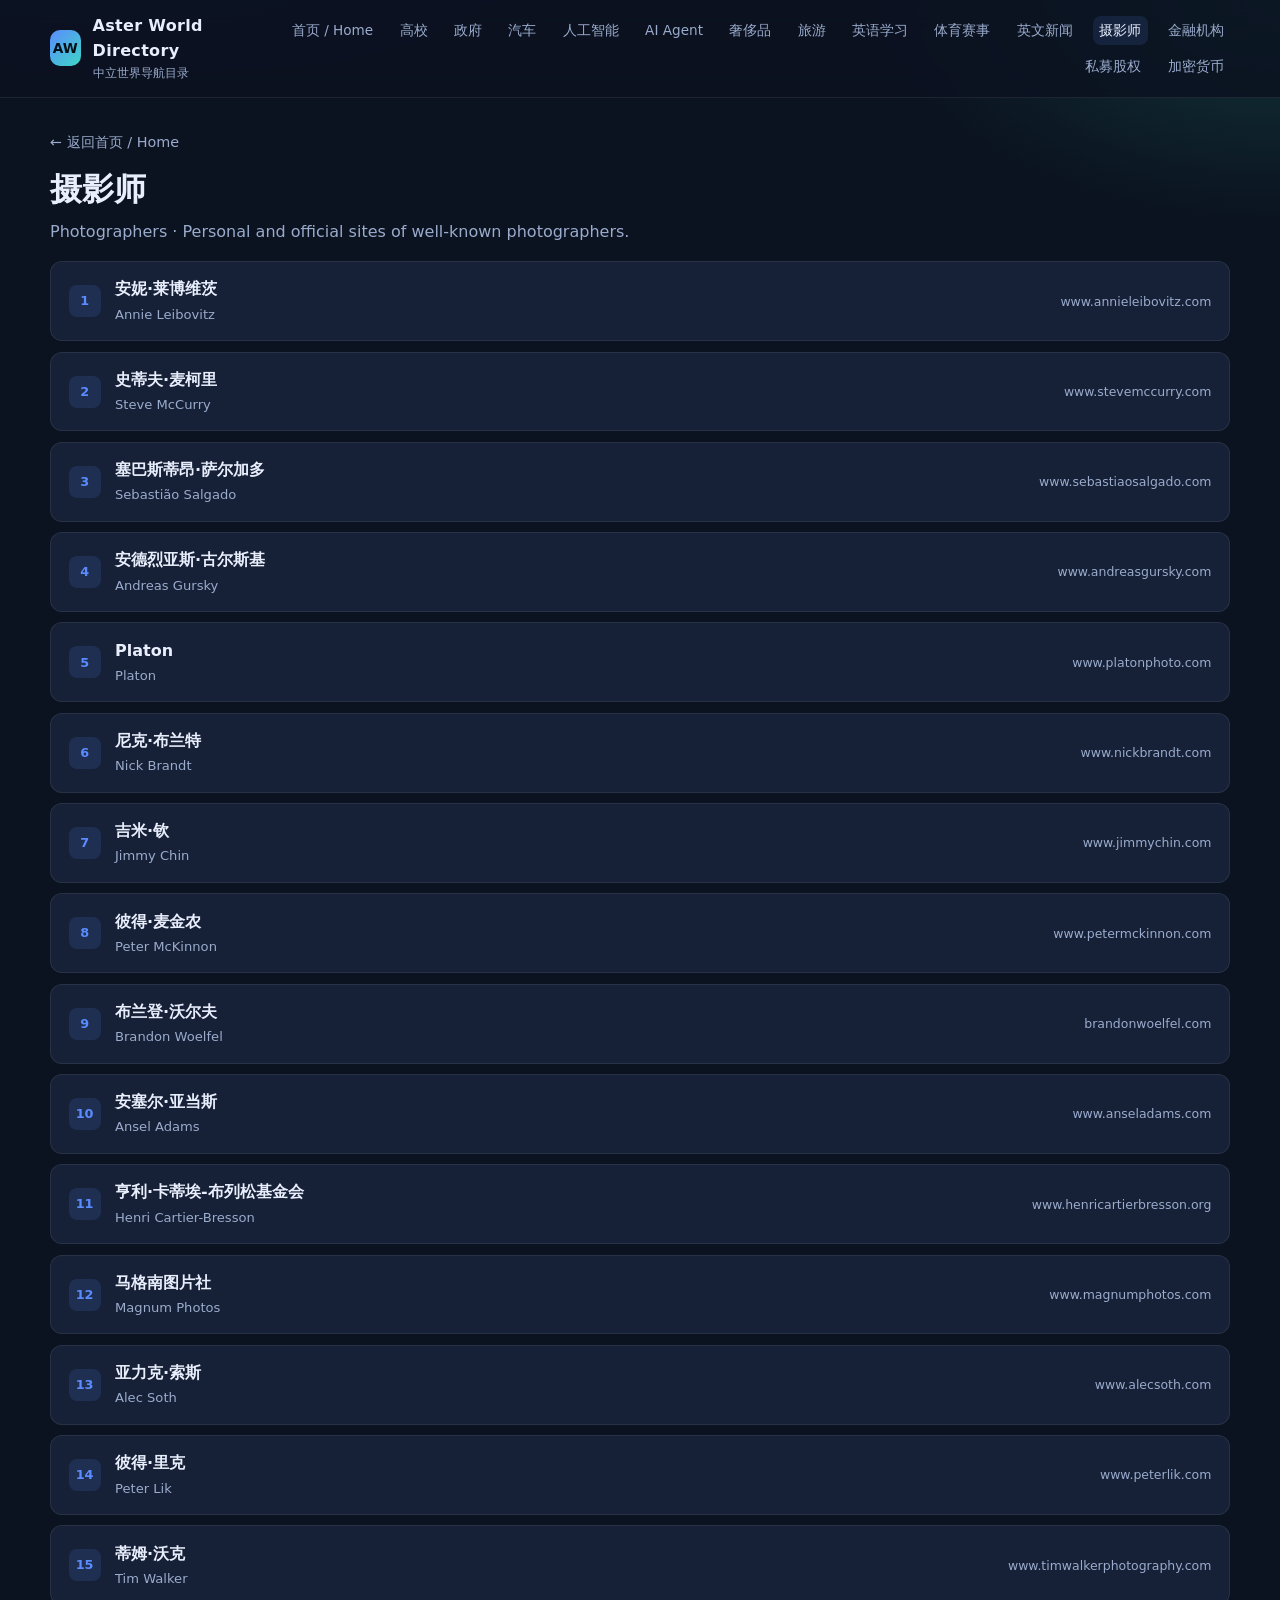
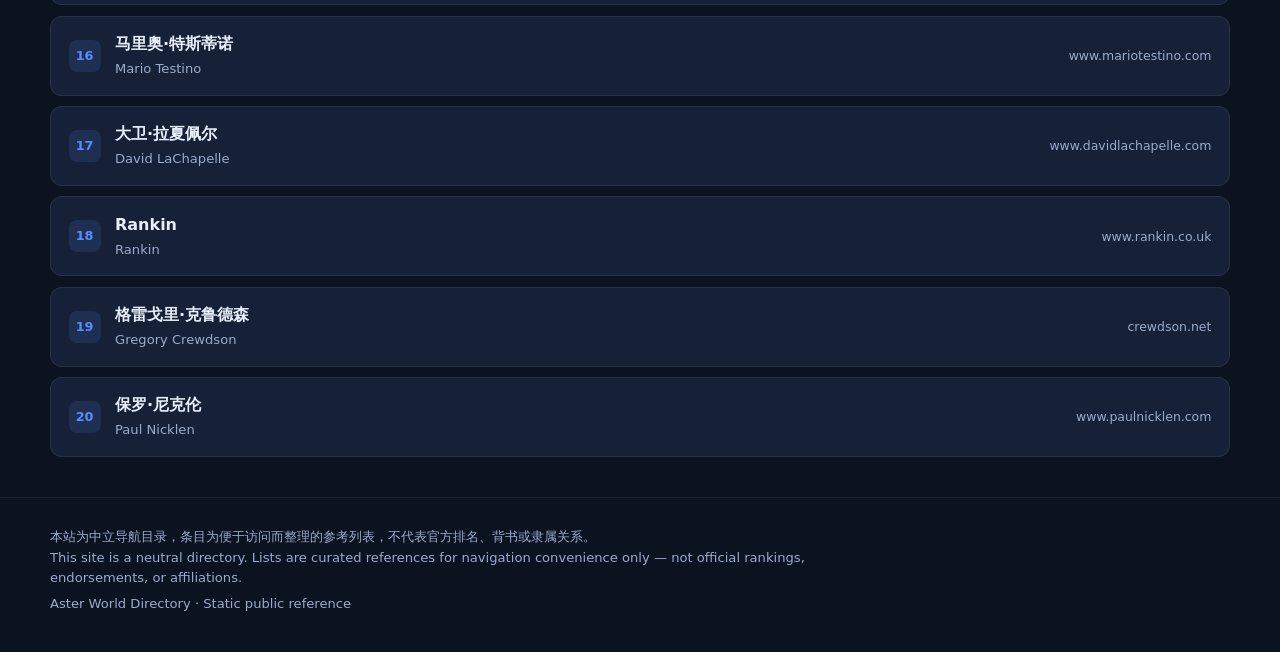
<file: photographers.html>
<!DOCTYPE html>
<html lang="zh-CN">
<head>
  <meta charset="UTF-8" />
  <meta name="viewport" content="width=device-width, initial-scale=1" />
  <meta name="description" content="Aster World Directory — neutral bilingual link directory of official websites." />
  <title>摄影师 / Photographers · Aster World Directory</title>
  <link rel="stylesheet" href="styles.css" />
</head>
<body>
  <header class="site-header">
    <div class="wrap nav">
      <a class="brand" href="index.html">
        <div class="logo">AW</div>
        <div class="brand-text">
          <strong>Aster World Directory</strong>
          <span>中立世界导航目录</span>
        </div>
      </a>
      <nav class="nav-links">
        <a href="index.html">首页 / Home</a><a href="universities.html">高校</a><a href="governments.html">政府</a><a href="cars.html">汽车</a><a href="ai.html">人工智能</a><a href="agents.html">AI Agent</a><a href="luxury.html">奢侈品</a><a href="tourism.html">旅游</a><a href="english-learning.html">英语学习</a><a href="sports.html">体育赛事</a><a href="news.html">英文新闻</a><a href="photographers.html" class="active">摄影师</a><a href="finance.html">金融机构</a><a href="private-equity.html">私募股权</a><a href="crypto.html">加密货币</a>
      </nav>
    </div>
  </header>

  <main class="wrap">
    <div class="page-head">
      <a class="back" href="index.html">← 返回首页 / Home</a>
      <h1>摄影师</h1>
      <p>Photographers · Personal and official sites of well-known photographers.</p>
    </div>
    <ol class="list">
    <li>
      <a href="https://www.annieleibovitz.com" target="_blank" rel="noopener noreferrer">
        <div class="entry-main"><span class="rank">1</span><span class="entry-name">安妮·莱博维茨<small>Annie Leibovitz</small></span></div>
        <span class="entry-url">www.annieleibovitz.com</span>
      </a>
    </li>
    <li>
      <a href="https://www.stevemccurry.com" target="_blank" rel="noopener noreferrer">
        <div class="entry-main"><span class="rank">2</span><span class="entry-name">史蒂夫·麦柯里<small>Steve McCurry</small></span></div>
        <span class="entry-url">www.stevemccurry.com</span>
      </a>
    </li>
    <li>
      <a href="https://www.sebastiaosalgado.com" target="_blank" rel="noopener noreferrer">
        <div class="entry-main"><span class="rank">3</span><span class="entry-name">塞巴斯蒂昂·萨尔加多<small>Sebastião Salgado</small></span></div>
        <span class="entry-url">www.sebastiaosalgado.com</span>
      </a>
    </li>
    <li>
      <a href="https://www.andreasgursky.com" target="_blank" rel="noopener noreferrer">
        <div class="entry-main"><span class="rank">4</span><span class="entry-name">安德烈亚斯·古尔斯基<small>Andreas Gursky</small></span></div>
        <span class="entry-url">www.andreasgursky.com</span>
      </a>
    </li>
    <li>
      <a href="https://www.platonphoto.com" target="_blank" rel="noopener noreferrer">
        <div class="entry-main"><span class="rank">5</span><span class="entry-name">Platon<small>Platon</small></span></div>
        <span class="entry-url">www.platonphoto.com</span>
      </a>
    </li>
    <li>
      <a href="https://www.nickbrandt.com" target="_blank" rel="noopener noreferrer">
        <div class="entry-main"><span class="rank">6</span><span class="entry-name">尼克·布兰特<small>Nick Brandt</small></span></div>
        <span class="entry-url">www.nickbrandt.com</span>
      </a>
    </li>
    <li>
      <a href="https://www.jimmychin.com" target="_blank" rel="noopener noreferrer">
        <div class="entry-main"><span class="rank">7</span><span class="entry-name">吉米·钦<small>Jimmy Chin</small></span></div>
        <span class="entry-url">www.jimmychin.com</span>
      </a>
    </li>
    <li>
      <a href="https://www.petermckinnon.com" target="_blank" rel="noopener noreferrer">
        <div class="entry-main"><span class="rank">8</span><span class="entry-name">彼得·麦金农<small>Peter McKinnon</small></span></div>
        <span class="entry-url">www.petermckinnon.com</span>
      </a>
    </li>
    <li>
      <a href="https://brandonwoelfel.com" target="_blank" rel="noopener noreferrer">
        <div class="entry-main"><span class="rank">9</span><span class="entry-name">布兰登·沃尔夫<small>Brandon Woelfel</small></span></div>
        <span class="entry-url">brandonwoelfel.com</span>
      </a>
    </li>
    <li>
      <a href="https://www.anseladams.com" target="_blank" rel="noopener noreferrer">
        <div class="entry-main"><span class="rank">10</span><span class="entry-name">安塞尔·亚当斯<small>Ansel Adams</small></span></div>
        <span class="entry-url">www.anseladams.com</span>
      </a>
    </li>
    <li>
      <a href="https://www.henricartierbresson.org" target="_blank" rel="noopener noreferrer">
        <div class="entry-main"><span class="rank">11</span><span class="entry-name">亨利·卡蒂埃-布列松基金会<small>Henri Cartier-Bresson</small></span></div>
        <span class="entry-url">www.henricartierbresson.org</span>
      </a>
    </li>
    <li>
      <a href="https://www.magnumphotos.com" target="_blank" rel="noopener noreferrer">
        <div class="entry-main"><span class="rank">12</span><span class="entry-name">马格南图片社<small>Magnum Photos</small></span></div>
        <span class="entry-url">www.magnumphotos.com</span>
      </a>
    </li>
    <li>
      <a href="https://www.alecsoth.com" target="_blank" rel="noopener noreferrer">
        <div class="entry-main"><span class="rank">13</span><span class="entry-name">亚力克·索斯<small>Alec Soth</small></span></div>
        <span class="entry-url">www.alecsoth.com</span>
      </a>
    </li>
    <li>
      <a href="https://www.peterlik.com" target="_blank" rel="noopener noreferrer">
        <div class="entry-main"><span class="rank">14</span><span class="entry-name">彼得·里克<small>Peter Lik</small></span></div>
        <span class="entry-url">www.peterlik.com</span>
      </a>
    </li>
    <li>
      <a href="https://www.timwalkerphotography.com" target="_blank" rel="noopener noreferrer">
        <div class="entry-main"><span class="rank">15</span><span class="entry-name">蒂姆·沃克<small>Tim Walker</small></span></div>
        <span class="entry-url">www.timwalkerphotography.com</span>
      </a>
    </li>
    <li>
      <a href="https://www.mariotestino.com" target="_blank" rel="noopener noreferrer">
        <div class="entry-main"><span class="rank">16</span><span class="entry-name">马里奥·特斯蒂诺<small>Mario Testino</small></span></div>
        <span class="entry-url">www.mariotestino.com</span>
      </a>
    </li>
    <li>
      <a href="https://www.davidlachapelle.com" target="_blank" rel="noopener noreferrer">
        <div class="entry-main"><span class="rank">17</span><span class="entry-name">大卫·拉夏佩尔<small>David LaChapelle</small></span></div>
        <span class="entry-url">www.davidlachapelle.com</span>
      </a>
    </li>
    <li>
      <a href="https://www.rankin.co.uk" target="_blank" rel="noopener noreferrer">
        <div class="entry-main"><span class="rank">18</span><span class="entry-name">Rankin<small>Rankin</small></span></div>
        <span class="entry-url">www.rankin.co.uk</span>
      </a>
    </li>
    <li>
      <a href="https://crewdson.net" target="_blank" rel="noopener noreferrer">
        <div class="entry-main"><span class="rank">19</span><span class="entry-name">格雷戈里·克鲁德森<small>Gregory Crewdson</small></span></div>
        <span class="entry-url">crewdson.net</span>
      </a>
    </li>
    <li>
      <a href="https://www.paulnicklen.com" target="_blank" rel="noopener noreferrer">
        <div class="entry-main"><span class="rank">20</span><span class="entry-name">保罗·尼克伦<small>Paul Nicklen</small></span></div>
        <span class="entry-url">www.paulnicklen.com</span>
      </a>
    </li>
    </ol>
  </main>

  <footer class="site-footer">
    <div class="wrap">
      <p>本站为中立导航目录，条目为便于访问而整理的参考列表，不代表官方排名、背书或隶属关系。<br>
      This site is a neutral directory. Lists are curated references for navigation convenience only — not official rankings, endorsements, or affiliations.</p>
      <p>Aster World Directory · Static public reference</p>
    </div>
  </footer>
</body>
</html>
</file>
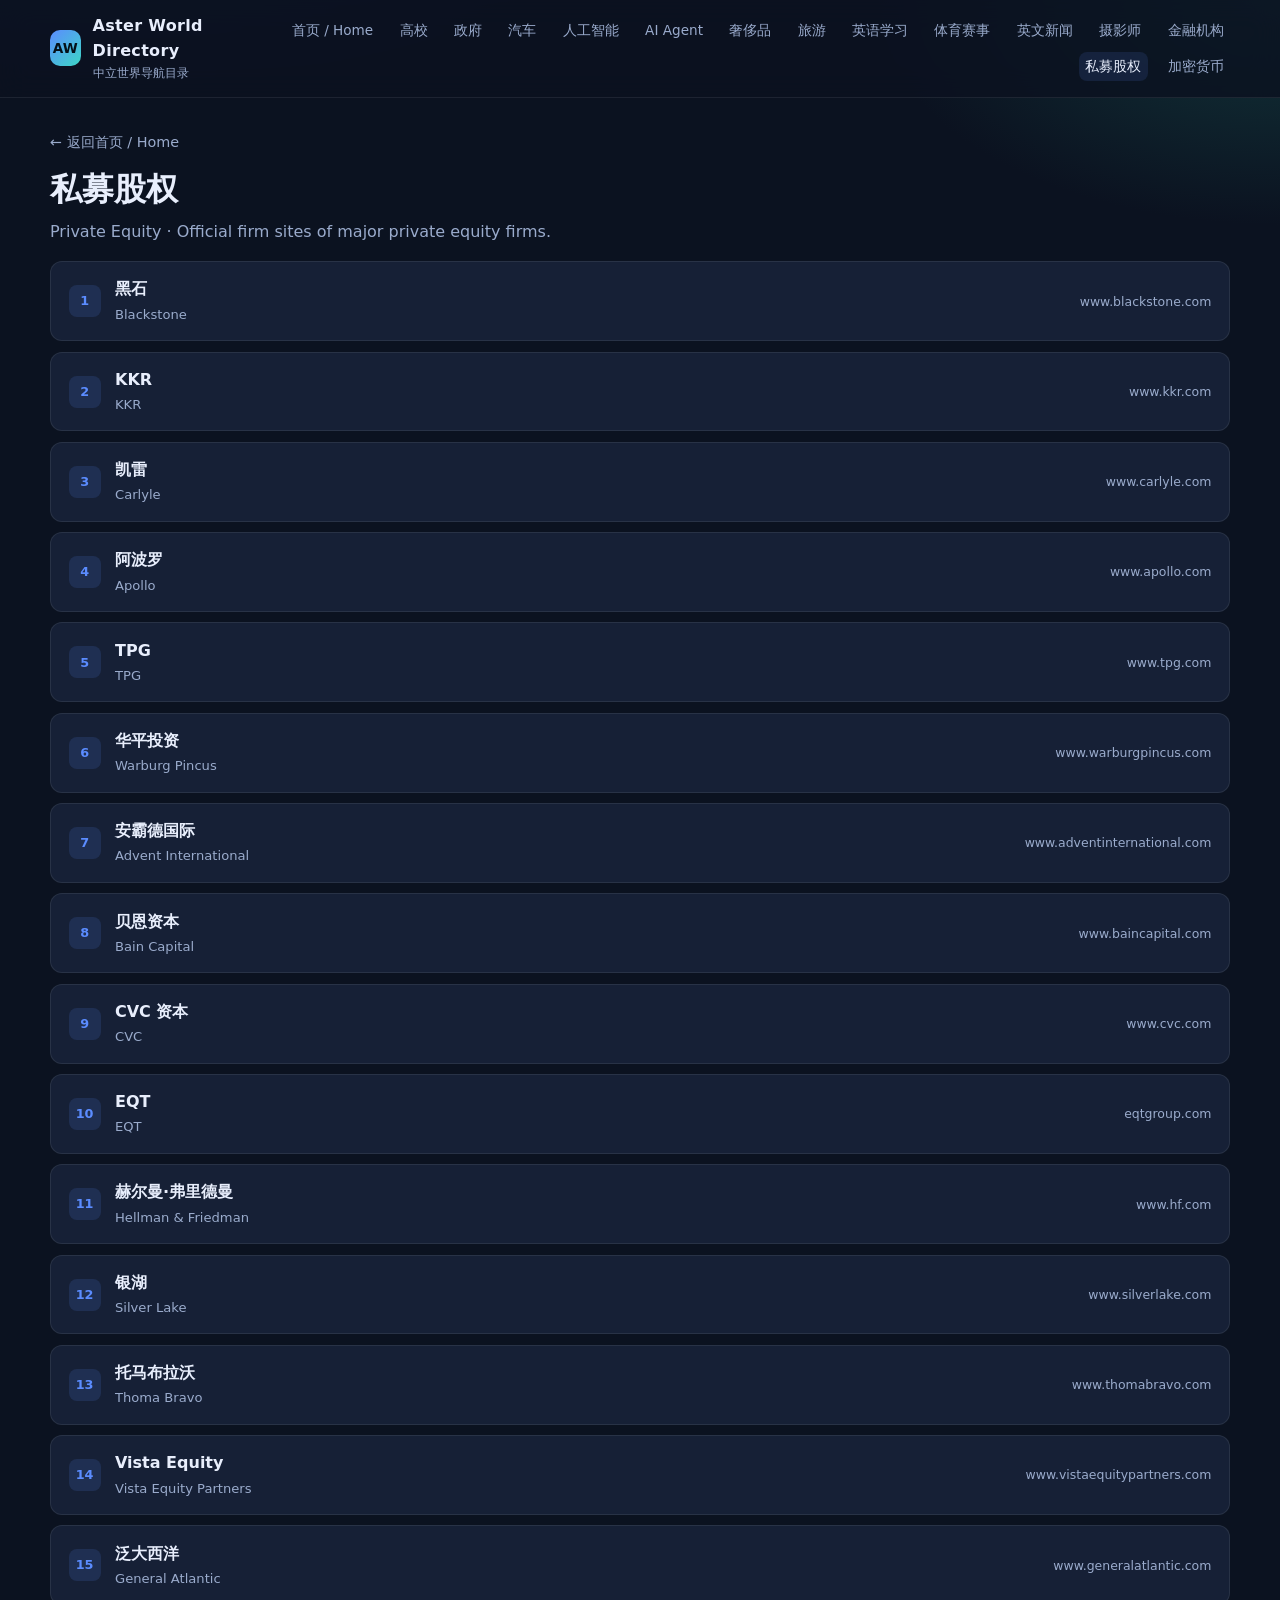
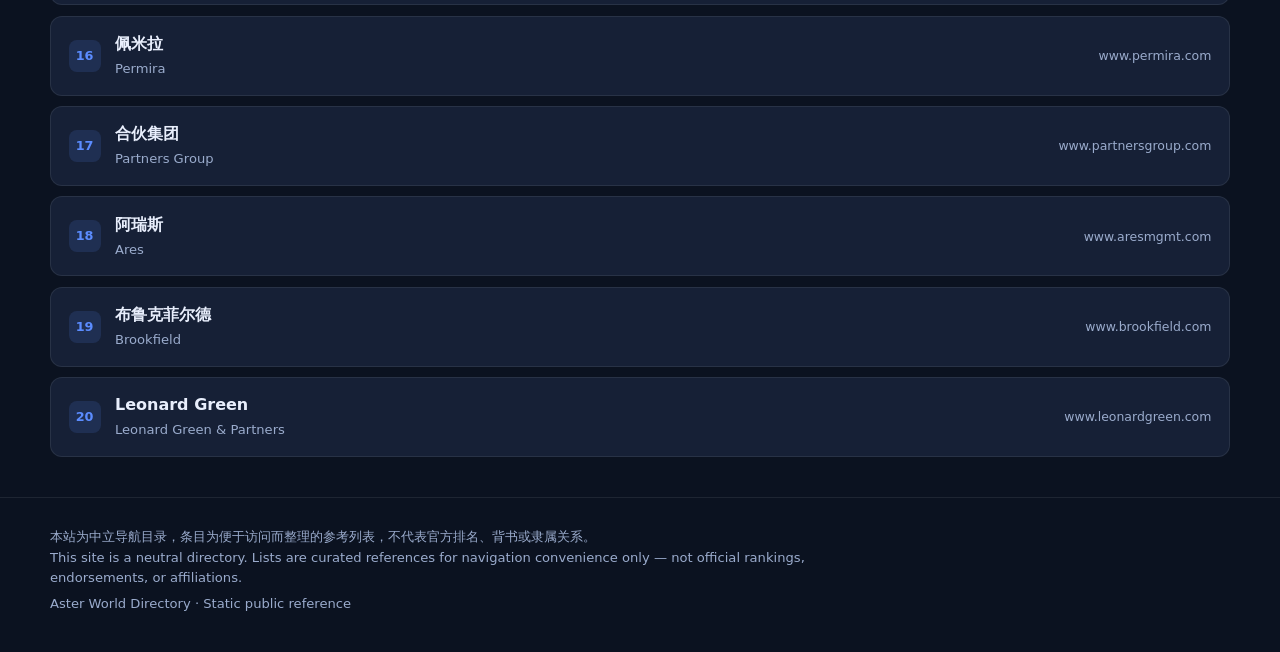
<file: private-equity.html>
<!DOCTYPE html>
<html lang="zh-CN">
<head>
  <meta charset="UTF-8" />
  <meta name="viewport" content="width=device-width, initial-scale=1" />
  <meta name="description" content="Aster World Directory — neutral bilingual link directory of official websites." />
  <title>私募股权 / Private Equity · Aster World Directory</title>
  <link rel="stylesheet" href="styles.css" />
</head>
<body>
  <header class="site-header">
    <div class="wrap nav">
      <a class="brand" href="index.html">
        <div class="logo">AW</div>
        <div class="brand-text">
          <strong>Aster World Directory</strong>
          <span>中立世界导航目录</span>
        </div>
      </a>
      <nav class="nav-links">
        <a href="index.html">首页 / Home</a><a href="universities.html">高校</a><a href="governments.html">政府</a><a href="cars.html">汽车</a><a href="ai.html">人工智能</a><a href="agents.html">AI Agent</a><a href="luxury.html">奢侈品</a><a href="tourism.html">旅游</a><a href="english-learning.html">英语学习</a><a href="sports.html">体育赛事</a><a href="news.html">英文新闻</a><a href="photographers.html">摄影师</a><a href="finance.html">金融机构</a><a href="private-equity.html" class="active">私募股权</a><a href="crypto.html">加密货币</a>
      </nav>
    </div>
  </header>

  <main class="wrap">
    <div class="page-head">
      <a class="back" href="index.html">← 返回首页 / Home</a>
      <h1>私募股权</h1>
      <p>Private Equity · Official firm sites of major private equity firms.</p>
    </div>
    <ol class="list">
    <li>
      <a href="https://www.blackstone.com" target="_blank" rel="noopener noreferrer">
        <div class="entry-main"><span class="rank">1</span><span class="entry-name">黑石<small>Blackstone</small></span></div>
        <span class="entry-url">www.blackstone.com</span>
      </a>
    </li>
    <li>
      <a href="https://www.kkr.com" target="_blank" rel="noopener noreferrer">
        <div class="entry-main"><span class="rank">2</span><span class="entry-name">KKR<small>KKR</small></span></div>
        <span class="entry-url">www.kkr.com</span>
      </a>
    </li>
    <li>
      <a href="https://www.carlyle.com" target="_blank" rel="noopener noreferrer">
        <div class="entry-main"><span class="rank">3</span><span class="entry-name">凯雷<small>Carlyle</small></span></div>
        <span class="entry-url">www.carlyle.com</span>
      </a>
    </li>
    <li>
      <a href="https://www.apollo.com" target="_blank" rel="noopener noreferrer">
        <div class="entry-main"><span class="rank">4</span><span class="entry-name">阿波罗<small>Apollo</small></span></div>
        <span class="entry-url">www.apollo.com</span>
      </a>
    </li>
    <li>
      <a href="https://www.tpg.com" target="_blank" rel="noopener noreferrer">
        <div class="entry-main"><span class="rank">5</span><span class="entry-name">TPG<small>TPG</small></span></div>
        <span class="entry-url">www.tpg.com</span>
      </a>
    </li>
    <li>
      <a href="https://www.warburgpincus.com" target="_blank" rel="noopener noreferrer">
        <div class="entry-main"><span class="rank">6</span><span class="entry-name">华平投资<small>Warburg Pincus</small></span></div>
        <span class="entry-url">www.warburgpincus.com</span>
      </a>
    </li>
    <li>
      <a href="https://www.adventinternational.com" target="_blank" rel="noopener noreferrer">
        <div class="entry-main"><span class="rank">7</span><span class="entry-name">安霸德国际<small>Advent International</small></span></div>
        <span class="entry-url">www.adventinternational.com</span>
      </a>
    </li>
    <li>
      <a href="https://www.baincapital.com" target="_blank" rel="noopener noreferrer">
        <div class="entry-main"><span class="rank">8</span><span class="entry-name">贝恩资本<small>Bain Capital</small></span></div>
        <span class="entry-url">www.baincapital.com</span>
      </a>
    </li>
    <li>
      <a href="https://www.cvc.com" target="_blank" rel="noopener noreferrer">
        <div class="entry-main"><span class="rank">9</span><span class="entry-name">CVC 资本<small>CVC</small></span></div>
        <span class="entry-url">www.cvc.com</span>
      </a>
    </li>
    <li>
      <a href="https://eqtgroup.com" target="_blank" rel="noopener noreferrer">
        <div class="entry-main"><span class="rank">10</span><span class="entry-name">EQT<small>EQT</small></span></div>
        <span class="entry-url">eqtgroup.com</span>
      </a>
    </li>
    <li>
      <a href="https://www.hf.com" target="_blank" rel="noopener noreferrer">
        <div class="entry-main"><span class="rank">11</span><span class="entry-name">赫尔曼·弗里德曼<small>Hellman & Friedman</small></span></div>
        <span class="entry-url">www.hf.com</span>
      </a>
    </li>
    <li>
      <a href="https://www.silverlake.com" target="_blank" rel="noopener noreferrer">
        <div class="entry-main"><span class="rank">12</span><span class="entry-name">银湖<small>Silver Lake</small></span></div>
        <span class="entry-url">www.silverlake.com</span>
      </a>
    </li>
    <li>
      <a href="https://www.thomabravo.com" target="_blank" rel="noopener noreferrer">
        <div class="entry-main"><span class="rank">13</span><span class="entry-name">托马布拉沃<small>Thoma Bravo</small></span></div>
        <span class="entry-url">www.thomabravo.com</span>
      </a>
    </li>
    <li>
      <a href="https://www.vistaequitypartners.com" target="_blank" rel="noopener noreferrer">
        <div class="entry-main"><span class="rank">14</span><span class="entry-name">Vista Equity<small>Vista Equity Partners</small></span></div>
        <span class="entry-url">www.vistaequitypartners.com</span>
      </a>
    </li>
    <li>
      <a href="https://www.generalatlantic.com" target="_blank" rel="noopener noreferrer">
        <div class="entry-main"><span class="rank">15</span><span class="entry-name">泛大西洋<small>General Atlantic</small></span></div>
        <span class="entry-url">www.generalatlantic.com</span>
      </a>
    </li>
    <li>
      <a href="https://www.permira.com" target="_blank" rel="noopener noreferrer">
        <div class="entry-main"><span class="rank">16</span><span class="entry-name">佩米拉<small>Permira</small></span></div>
        <span class="entry-url">www.permira.com</span>
      </a>
    </li>
    <li>
      <a href="https://www.partnersgroup.com" target="_blank" rel="noopener noreferrer">
        <div class="entry-main"><span class="rank">17</span><span class="entry-name">合伙集团<small>Partners Group</small></span></div>
        <span class="entry-url">www.partnersgroup.com</span>
      </a>
    </li>
    <li>
      <a href="https://www.aresmgmt.com" target="_blank" rel="noopener noreferrer">
        <div class="entry-main"><span class="rank">18</span><span class="entry-name">阿瑞斯<small>Ares</small></span></div>
        <span class="entry-url">www.aresmgmt.com</span>
      </a>
    </li>
    <li>
      <a href="https://www.brookfield.com" target="_blank" rel="noopener noreferrer">
        <div class="entry-main"><span class="rank">19</span><span class="entry-name">布鲁克菲尔德<small>Brookfield</small></span></div>
        <span class="entry-url">www.brookfield.com</span>
      </a>
    </li>
    <li>
      <a href="https://www.leonardgreen.com" target="_blank" rel="noopener noreferrer">
        <div class="entry-main"><span class="rank">20</span><span class="entry-name">Leonard Green<small>Leonard Green & Partners</small></span></div>
        <span class="entry-url">www.leonardgreen.com</span>
      </a>
    </li>
    </ol>
  </main>

  <footer class="site-footer">
    <div class="wrap">
      <p>本站为中立导航目录，条目为便于访问而整理的参考列表，不代表官方排名、背书或隶属关系。<br>
      This site is a neutral directory. Lists are curated references for navigation convenience only — not official rankings, endorsements, or affiliations.</p>
      <p>Aster World Directory · Static public reference</p>
    </div>
  </footer>
</body>
</html>
</file>
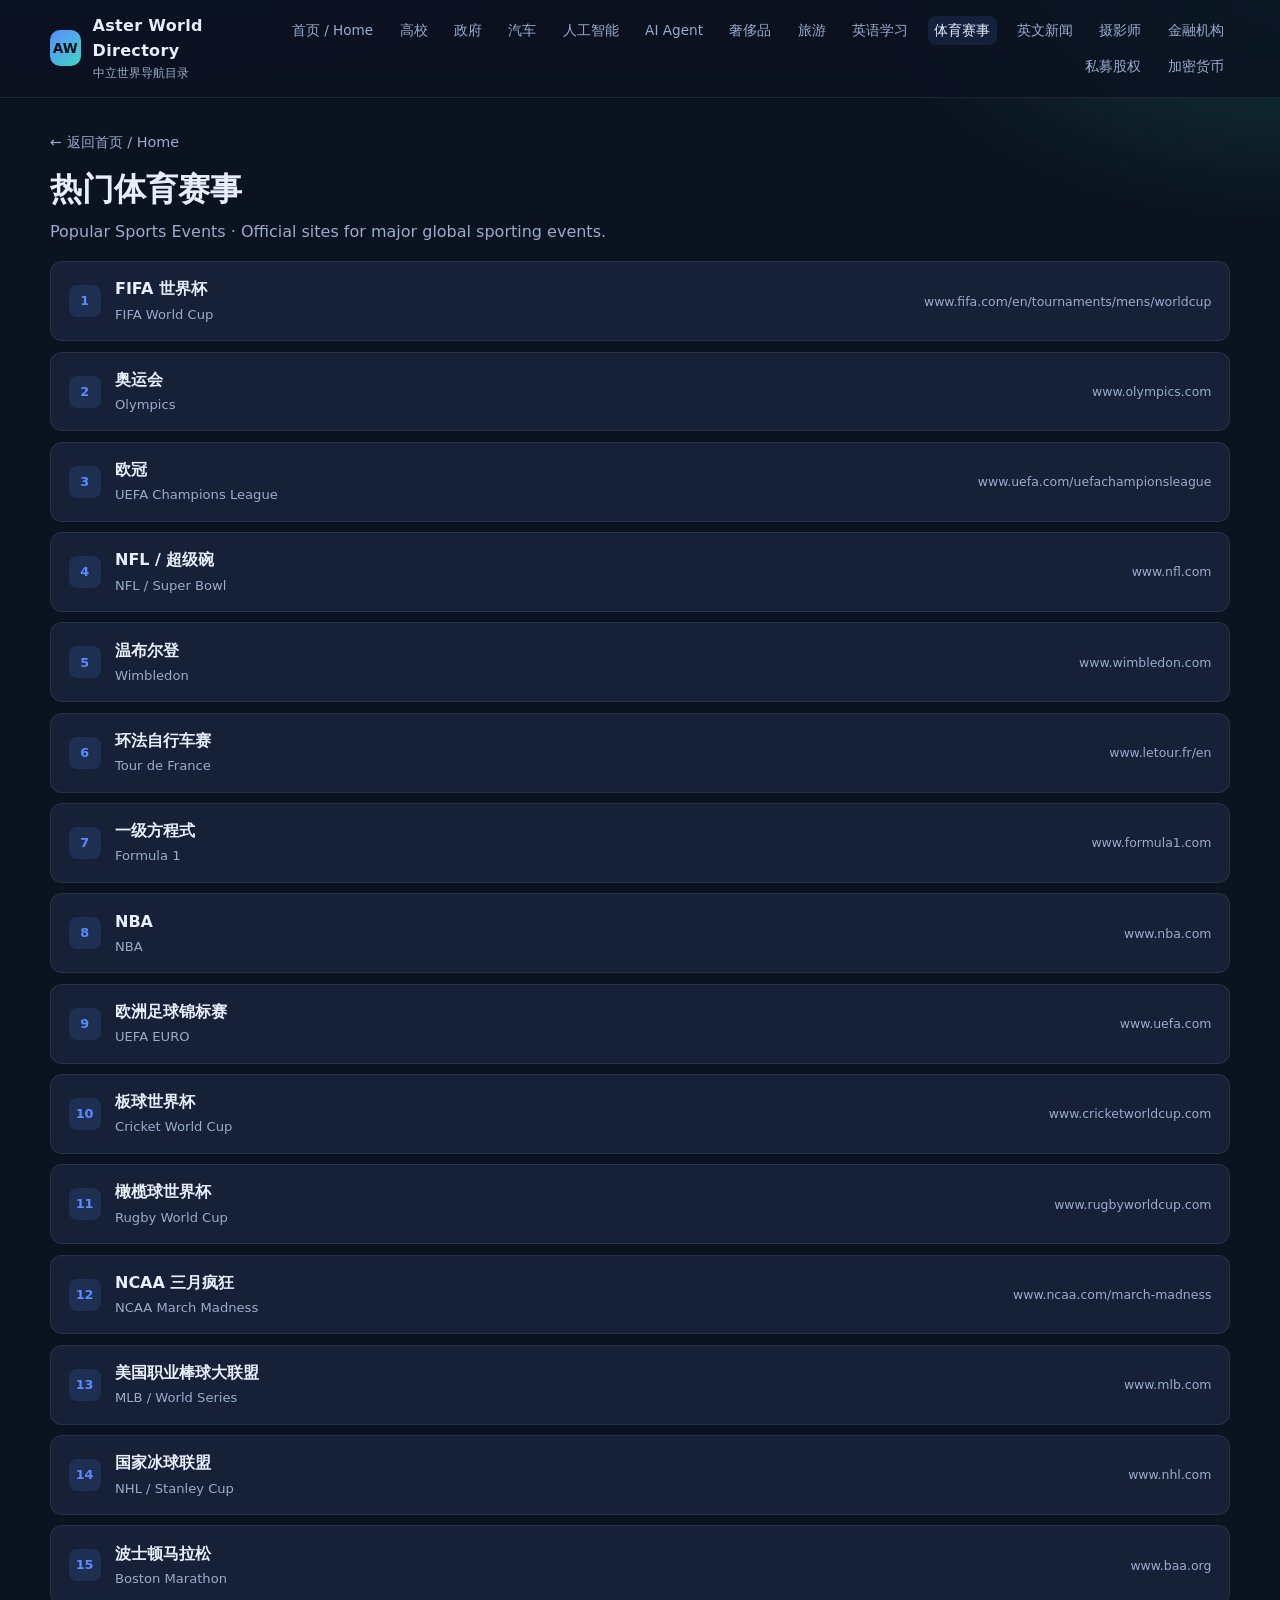
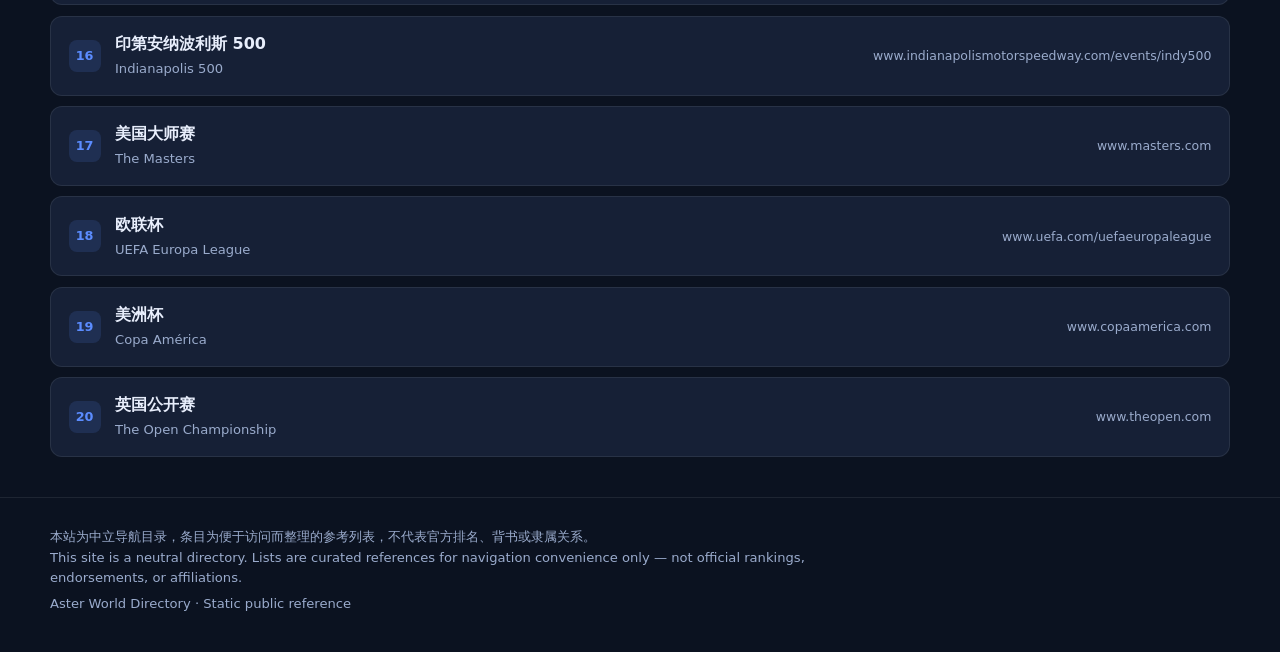
<file: sports.html>
<!DOCTYPE html>
<html lang="zh-CN">
<head>
  <meta charset="UTF-8" />
  <meta name="viewport" content="width=device-width, initial-scale=1" />
  <meta name="description" content="Aster World Directory — neutral bilingual link directory of official websites." />
  <title>热门体育赛事 / Popular Sports Events · Aster World Directory</title>
  <link rel="stylesheet" href="styles.css" />
</head>
<body>
  <header class="site-header">
    <div class="wrap nav">
      <a class="brand" href="index.html">
        <div class="logo">AW</div>
        <div class="brand-text">
          <strong>Aster World Directory</strong>
          <span>中立世界导航目录</span>
        </div>
      </a>
      <nav class="nav-links">
        <a href="index.html">首页 / Home</a><a href="universities.html">高校</a><a href="governments.html">政府</a><a href="cars.html">汽车</a><a href="ai.html">人工智能</a><a href="agents.html">AI Agent</a><a href="luxury.html">奢侈品</a><a href="tourism.html">旅游</a><a href="english-learning.html">英语学习</a><a href="sports.html" class="active">体育赛事</a><a href="news.html">英文新闻</a><a href="photographers.html">摄影师</a><a href="finance.html">金融机构</a><a href="private-equity.html">私募股权</a><a href="crypto.html">加密货币</a>
      </nav>
    </div>
  </header>

  <main class="wrap">
    <div class="page-head">
      <a class="back" href="index.html">← 返回首页 / Home</a>
      <h1>热门体育赛事</h1>
      <p>Popular Sports Events · Official sites for major global sporting events.</p>
    </div>
    <ol class="list">
    <li>
      <a href="https://www.fifa.com/en/tournaments/mens/worldcup" target="_blank" rel="noopener noreferrer">
        <div class="entry-main"><span class="rank">1</span><span class="entry-name">FIFA 世界杯<small>FIFA World Cup</small></span></div>
        <span class="entry-url">www.fifa.com/en/tournaments/mens/worldcup</span>
      </a>
    </li>
    <li>
      <a href="https://www.olympics.com" target="_blank" rel="noopener noreferrer">
        <div class="entry-main"><span class="rank">2</span><span class="entry-name">奥运会<small>Olympics</small></span></div>
        <span class="entry-url">www.olympics.com</span>
      </a>
    </li>
    <li>
      <a href="https://www.uefa.com/uefachampionsleague/" target="_blank" rel="noopener noreferrer">
        <div class="entry-main"><span class="rank">3</span><span class="entry-name">欧冠<small>UEFA Champions League</small></span></div>
        <span class="entry-url">www.uefa.com/uefachampionsleague</span>
      </a>
    </li>
    <li>
      <a href="https://www.nfl.com" target="_blank" rel="noopener noreferrer">
        <div class="entry-main"><span class="rank">4</span><span class="entry-name">NFL / 超级碗<small>NFL / Super Bowl</small></span></div>
        <span class="entry-url">www.nfl.com</span>
      </a>
    </li>
    <li>
      <a href="https://www.wimbledon.com" target="_blank" rel="noopener noreferrer">
        <div class="entry-main"><span class="rank">5</span><span class="entry-name">温布尔登<small>Wimbledon</small></span></div>
        <span class="entry-url">www.wimbledon.com</span>
      </a>
    </li>
    <li>
      <a href="https://www.letour.fr/en" target="_blank" rel="noopener noreferrer">
        <div class="entry-main"><span class="rank">6</span><span class="entry-name">环法自行车赛<small>Tour de France</small></span></div>
        <span class="entry-url">www.letour.fr/en</span>
      </a>
    </li>
    <li>
      <a href="https://www.formula1.com" target="_blank" rel="noopener noreferrer">
        <div class="entry-main"><span class="rank">7</span><span class="entry-name">一级方程式<small>Formula 1</small></span></div>
        <span class="entry-url">www.formula1.com</span>
      </a>
    </li>
    <li>
      <a href="https://www.nba.com" target="_blank" rel="noopener noreferrer">
        <div class="entry-main"><span class="rank">8</span><span class="entry-name">NBA<small>NBA</small></span></div>
        <span class="entry-url">www.nba.com</span>
      </a>
    </li>
    <li>
      <a href="https://www.uefa.com" target="_blank" rel="noopener noreferrer">
        <div class="entry-main"><span class="rank">9</span><span class="entry-name">欧洲足球锦标赛<small>UEFA EURO</small></span></div>
        <span class="entry-url">www.uefa.com</span>
      </a>
    </li>
    <li>
      <a href="https://www.cricketworldcup.com" target="_blank" rel="noopener noreferrer">
        <div class="entry-main"><span class="rank">10</span><span class="entry-name">板球世界杯<small>Cricket World Cup</small></span></div>
        <span class="entry-url">www.cricketworldcup.com</span>
      </a>
    </li>
    <li>
      <a href="https://www.rugbyworldcup.com" target="_blank" rel="noopener noreferrer">
        <div class="entry-main"><span class="rank">11</span><span class="entry-name">橄榄球世界杯<small>Rugby World Cup</small></span></div>
        <span class="entry-url">www.rugbyworldcup.com</span>
      </a>
    </li>
    <li>
      <a href="https://www.ncaa.com/march-madness" target="_blank" rel="noopener noreferrer">
        <div class="entry-main"><span class="rank">12</span><span class="entry-name">NCAA 三月疯狂<small>NCAA March Madness</small></span></div>
        <span class="entry-url">www.ncaa.com/march-madness</span>
      </a>
    </li>
    <li>
      <a href="https://www.mlb.com" target="_blank" rel="noopener noreferrer">
        <div class="entry-main"><span class="rank">13</span><span class="entry-name">美国职业棒球大联盟<small>MLB / World Series</small></span></div>
        <span class="entry-url">www.mlb.com</span>
      </a>
    </li>
    <li>
      <a href="https://www.nhl.com" target="_blank" rel="noopener noreferrer">
        <div class="entry-main"><span class="rank">14</span><span class="entry-name">国家冰球联盟<small>NHL / Stanley Cup</small></span></div>
        <span class="entry-url">www.nhl.com</span>
      </a>
    </li>
    <li>
      <a href="https://www.baa.org" target="_blank" rel="noopener noreferrer">
        <div class="entry-main"><span class="rank">15</span><span class="entry-name">波士顿马拉松<small>Boston Marathon</small></span></div>
        <span class="entry-url">www.baa.org</span>
      </a>
    </li>
    <li>
      <a href="https://www.indianapolismotorspeedway.com/events/indy500" target="_blank" rel="noopener noreferrer">
        <div class="entry-main"><span class="rank">16</span><span class="entry-name">印第安纳波利斯 500<small>Indianapolis 500</small></span></div>
        <span class="entry-url">www.indianapolismotorspeedway.com/events/indy500</span>
      </a>
    </li>
    <li>
      <a href="https://www.masters.com" target="_blank" rel="noopener noreferrer">
        <div class="entry-main"><span class="rank">17</span><span class="entry-name">美国大师赛<small>The Masters</small></span></div>
        <span class="entry-url">www.masters.com</span>
      </a>
    </li>
    <li>
      <a href="https://www.uefa.com/uefaeuropaleague/" target="_blank" rel="noopener noreferrer">
        <div class="entry-main"><span class="rank">18</span><span class="entry-name">欧联杯<small>UEFA Europa League</small></span></div>
        <span class="entry-url">www.uefa.com/uefaeuropaleague</span>
      </a>
    </li>
    <li>
      <a href="https://www.copaamerica.com" target="_blank" rel="noopener noreferrer">
        <div class="entry-main"><span class="rank">19</span><span class="entry-name">美洲杯<small>Copa América</small></span></div>
        <span class="entry-url">www.copaamerica.com</span>
      </a>
    </li>
    <li>
      <a href="https://www.theopen.com" target="_blank" rel="noopener noreferrer">
        <div class="entry-main"><span class="rank">20</span><span class="entry-name">英国公开赛<small>The Open Championship</small></span></div>
        <span class="entry-url">www.theopen.com</span>
      </a>
    </li>
    </ol>
  </main>

  <footer class="site-footer">
    <div class="wrap">
      <p>本站为中立导航目录，条目为便于访问而整理的参考列表，不代表官方排名、背书或隶属关系。<br>
      This site is a neutral directory. Lists are curated references for navigation convenience only — not official rankings, endorsements, or affiliations.</p>
      <p>Aster World Directory · Static public reference</p>
    </div>
  </footer>
</body>
</html>
</file>
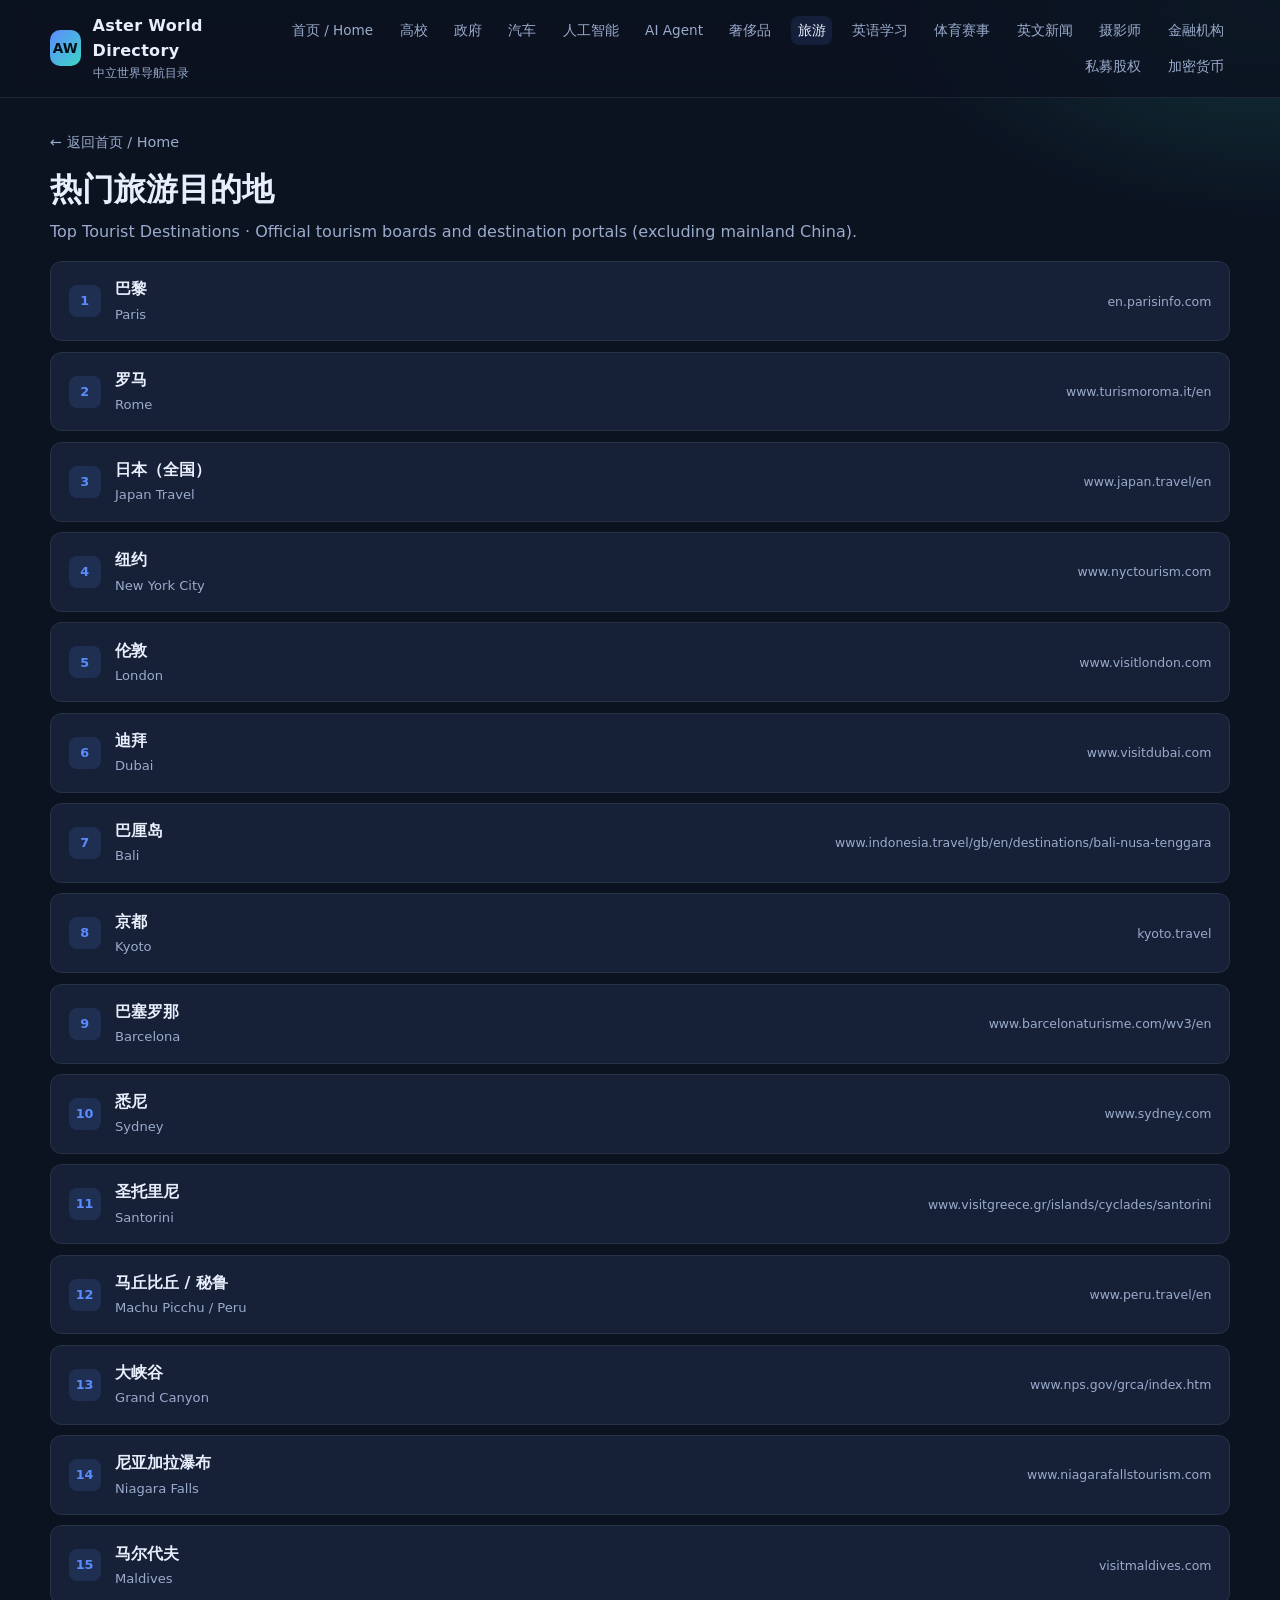
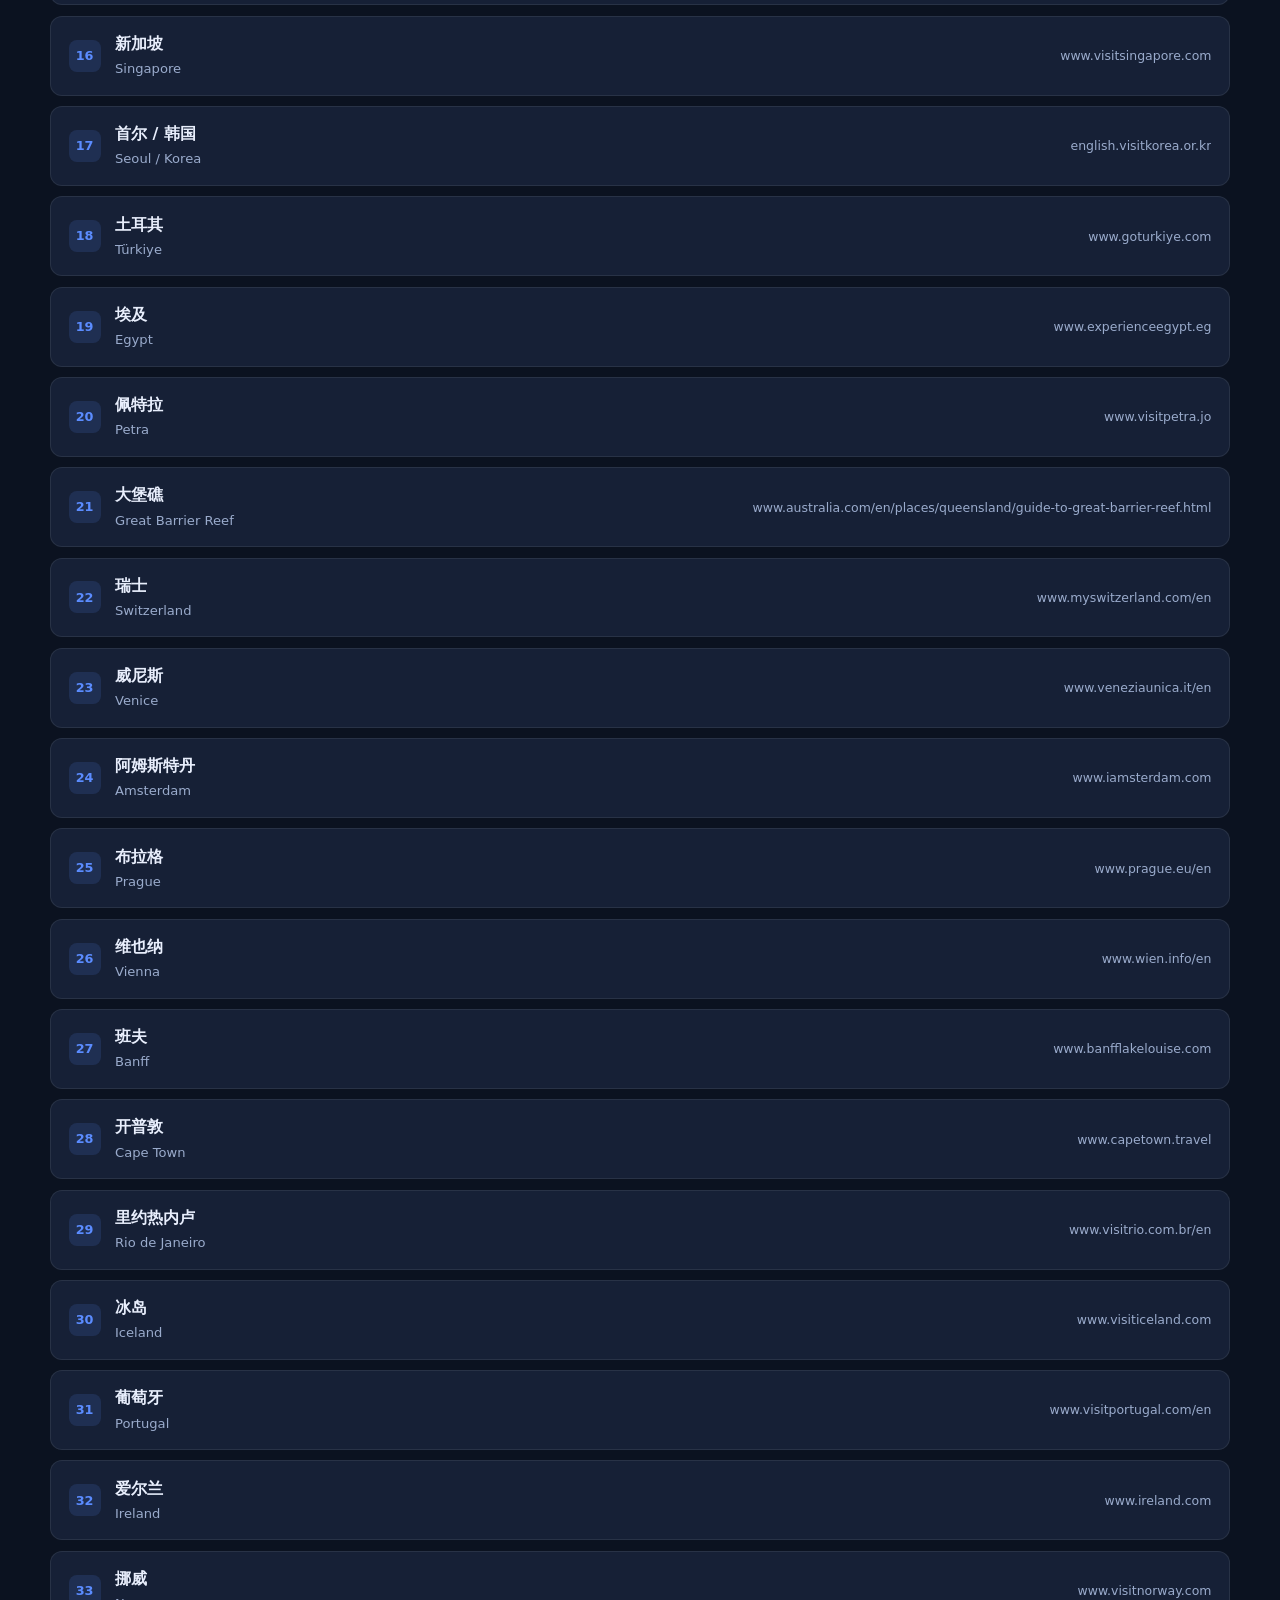
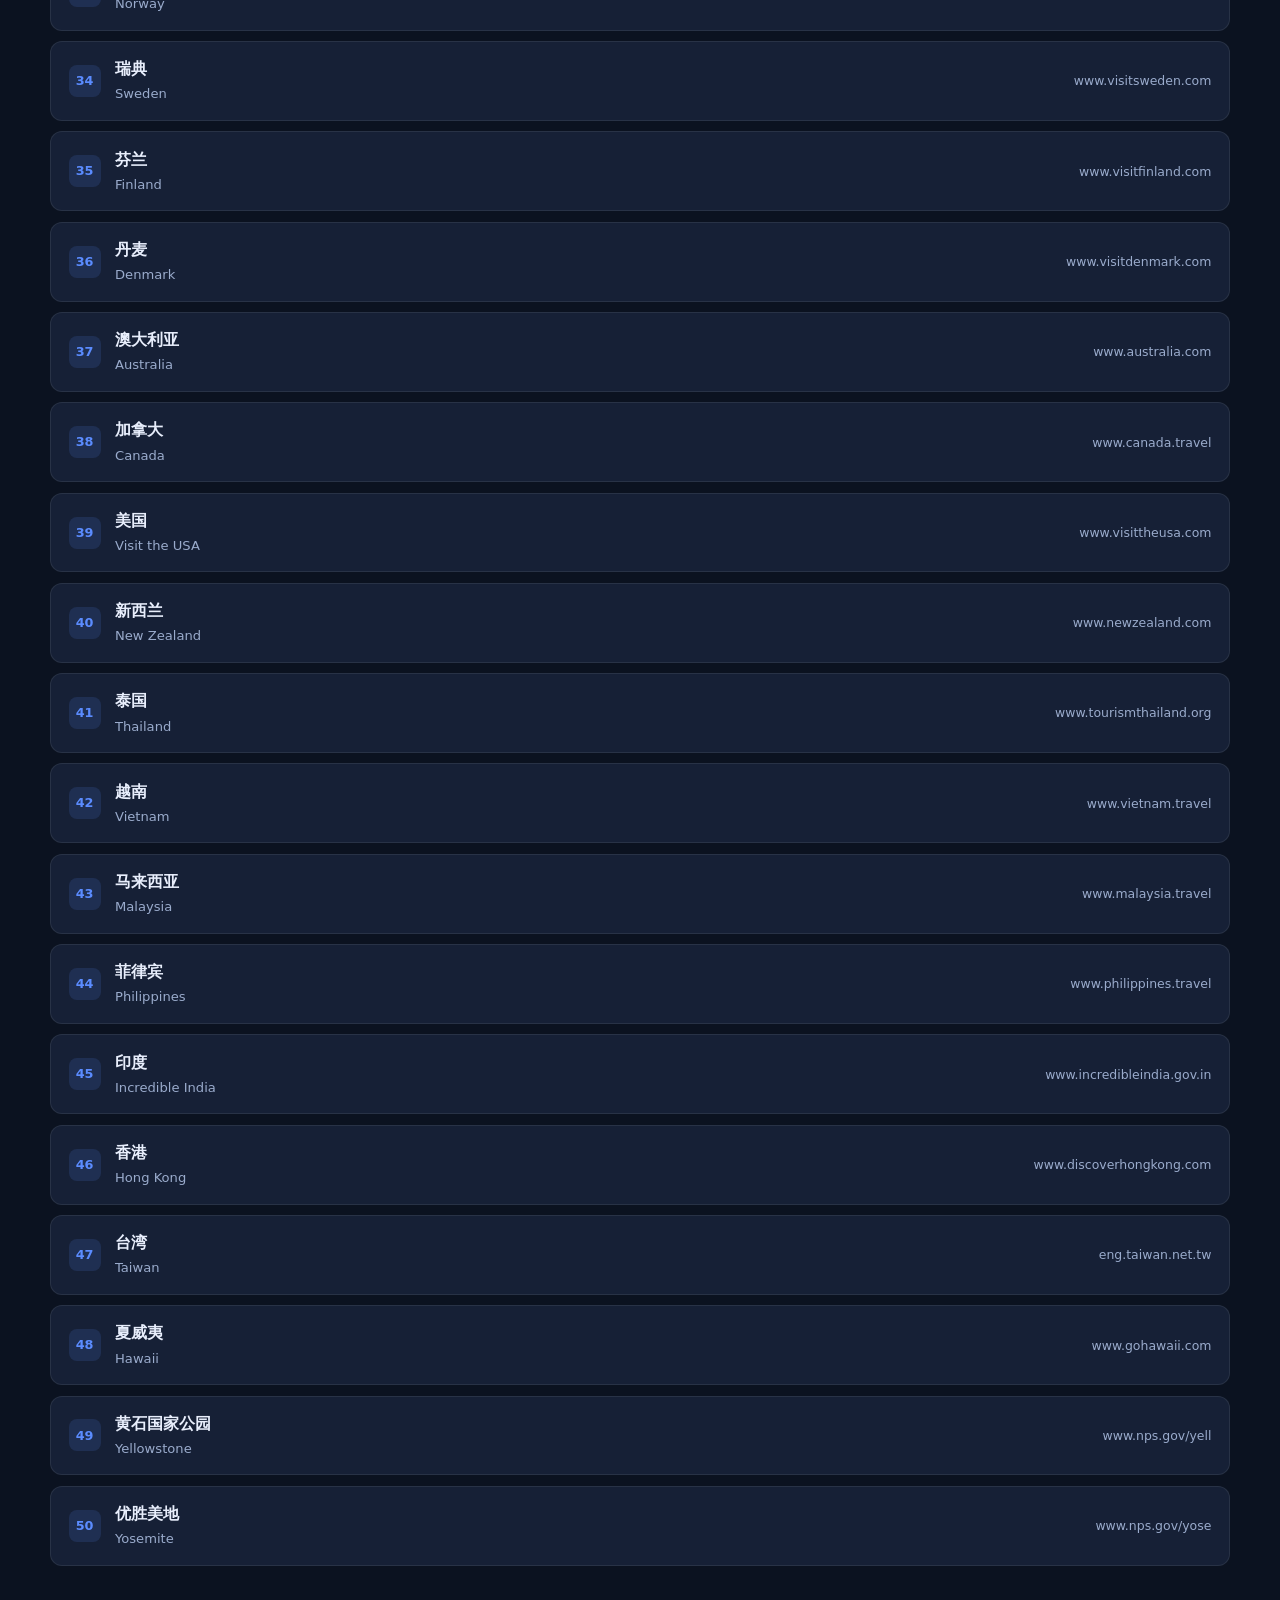
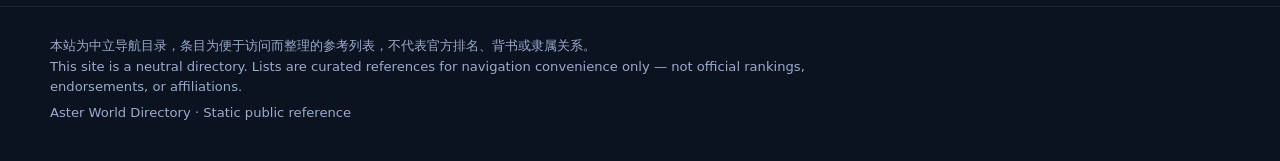
<file: tourism.html>
<!DOCTYPE html>
<html lang="zh-CN">
<head>
  <meta charset="UTF-8" />
  <meta name="viewport" content="width=device-width, initial-scale=1" />
  <meta name="description" content="Aster World Directory — neutral bilingual link directory of official websites." />
  <title>热门旅游目的地 / Top Destinations · Aster World Directory</title>
  <link rel="stylesheet" href="styles.css" />
</head>
<body>
  <header class="site-header">
    <div class="wrap nav">
      <a class="brand" href="index.html">
        <div class="logo">AW</div>
        <div class="brand-text">
          <strong>Aster World Directory</strong>
          <span>中立世界导航目录</span>
        </div>
      </a>
      <nav class="nav-links">
        <a href="index.html">首页 / Home</a><a href="universities.html">高校</a><a href="governments.html">政府</a><a href="cars.html">汽车</a><a href="ai.html">人工智能</a><a href="agents.html">AI Agent</a><a href="luxury.html">奢侈品</a><a href="tourism.html" class="active">旅游</a><a href="english-learning.html">英语学习</a><a href="sports.html">体育赛事</a><a href="news.html">英文新闻</a><a href="photographers.html">摄影师</a><a href="finance.html">金融机构</a><a href="private-equity.html">私募股权</a><a href="crypto.html">加密货币</a>
      </nav>
    </div>
  </header>

  <main class="wrap">
    <div class="page-head">
      <a class="back" href="index.html">← 返回首页 / Home</a>
      <h1>热门旅游目的地</h1>
      <p>Top Tourist Destinations · Official tourism boards and destination portals (excluding mainland China).</p>
    </div>
    <ol class="list">
    <li>
      <a href="https://en.parisinfo.com" target="_blank" rel="noopener noreferrer">
        <div class="entry-main"><span class="rank">1</span><span class="entry-name">巴黎<small>Paris</small></span></div>
        <span class="entry-url">en.parisinfo.com</span>
      </a>
    </li>
    <li>
      <a href="https://www.turismoroma.it/en" target="_blank" rel="noopener noreferrer">
        <div class="entry-main"><span class="rank">2</span><span class="entry-name">罗马<small>Rome</small></span></div>
        <span class="entry-url">www.turismoroma.it/en</span>
      </a>
    </li>
    <li>
      <a href="https://www.japan.travel/en/" target="_blank" rel="noopener noreferrer">
        <div class="entry-main"><span class="rank">3</span><span class="entry-name">日本（全国）<small>Japan Travel</small></span></div>
        <span class="entry-url">www.japan.travel/en</span>
      </a>
    </li>
    <li>
      <a href="https://www.nyctourism.com" target="_blank" rel="noopener noreferrer">
        <div class="entry-main"><span class="rank">4</span><span class="entry-name">纽约<small>New York City</small></span></div>
        <span class="entry-url">www.nyctourism.com</span>
      </a>
    </li>
    <li>
      <a href="https://www.visitlondon.com" target="_blank" rel="noopener noreferrer">
        <div class="entry-main"><span class="rank">5</span><span class="entry-name">伦敦<small>London</small></span></div>
        <span class="entry-url">www.visitlondon.com</span>
      </a>
    </li>
    <li>
      <a href="https://www.visitdubai.com" target="_blank" rel="noopener noreferrer">
        <div class="entry-main"><span class="rank">6</span><span class="entry-name">迪拜<small>Dubai</small></span></div>
        <span class="entry-url">www.visitdubai.com</span>
      </a>
    </li>
    <li>
      <a href="https://www.indonesia.travel/gb/en/destinations/bali-nusa-tenggara" target="_blank" rel="noopener noreferrer">
        <div class="entry-main"><span class="rank">7</span><span class="entry-name">巴厘岛<small>Bali</small></span></div>
        <span class="entry-url">www.indonesia.travel/gb/en/destinations/bali-nusa-tenggara</span>
      </a>
    </li>
    <li>
      <a href="https://kyoto.travel" target="_blank" rel="noopener noreferrer">
        <div class="entry-main"><span class="rank">8</span><span class="entry-name">京都<small>Kyoto</small></span></div>
        <span class="entry-url">kyoto.travel</span>
      </a>
    </li>
    <li>
      <a href="https://www.barcelonaturisme.com/wv3/en/" target="_blank" rel="noopener noreferrer">
        <div class="entry-main"><span class="rank">9</span><span class="entry-name">巴塞罗那<small>Barcelona</small></span></div>
        <span class="entry-url">www.barcelonaturisme.com/wv3/en</span>
      </a>
    </li>
    <li>
      <a href="https://www.sydney.com" target="_blank" rel="noopener noreferrer">
        <div class="entry-main"><span class="rank">10</span><span class="entry-name">悉尼<small>Sydney</small></span></div>
        <span class="entry-url">www.sydney.com</span>
      </a>
    </li>
    <li>
      <a href="https://www.visitgreece.gr/islands/cyclades/santorini/" target="_blank" rel="noopener noreferrer">
        <div class="entry-main"><span class="rank">11</span><span class="entry-name">圣托里尼<small>Santorini</small></span></div>
        <span class="entry-url">www.visitgreece.gr/islands/cyclades/santorini</span>
      </a>
    </li>
    <li>
      <a href="https://www.peru.travel/en" target="_blank" rel="noopener noreferrer">
        <div class="entry-main"><span class="rank">12</span><span class="entry-name">马丘比丘 / 秘鲁<small>Machu Picchu / Peru</small></span></div>
        <span class="entry-url">www.peru.travel/en</span>
      </a>
    </li>
    <li>
      <a href="https://www.nps.gov/grca/index.htm" target="_blank" rel="noopener noreferrer">
        <div class="entry-main"><span class="rank">13</span><span class="entry-name">大峡谷<small>Grand Canyon</small></span></div>
        <span class="entry-url">www.nps.gov/grca/index.htm</span>
      </a>
    </li>
    <li>
      <a href="https://www.niagarafallstourism.com" target="_blank" rel="noopener noreferrer">
        <div class="entry-main"><span class="rank">14</span><span class="entry-name">尼亚加拉瀑布<small>Niagara Falls</small></span></div>
        <span class="entry-url">www.niagarafallstourism.com</span>
      </a>
    </li>
    <li>
      <a href="https://visitmaldives.com" target="_blank" rel="noopener noreferrer">
        <div class="entry-main"><span class="rank">15</span><span class="entry-name">马尔代夫<small>Maldives</small></span></div>
        <span class="entry-url">visitmaldives.com</span>
      </a>
    </li>
    <li>
      <a href="https://www.visitsingapore.com" target="_blank" rel="noopener noreferrer">
        <div class="entry-main"><span class="rank">16</span><span class="entry-name">新加坡<small>Singapore</small></span></div>
        <span class="entry-url">www.visitsingapore.com</span>
      </a>
    </li>
    <li>
      <a href="https://english.visitkorea.or.kr" target="_blank" rel="noopener noreferrer">
        <div class="entry-main"><span class="rank">17</span><span class="entry-name">首尔 / 韩国<small>Seoul / Korea</small></span></div>
        <span class="entry-url">english.visitkorea.or.kr</span>
      </a>
    </li>
    <li>
      <a href="https://www.goturkiye.com" target="_blank" rel="noopener noreferrer">
        <div class="entry-main"><span class="rank">18</span><span class="entry-name">土耳其<small>Türkiye</small></span></div>
        <span class="entry-url">www.goturkiye.com</span>
      </a>
    </li>
    <li>
      <a href="https://www.experienceegypt.eg" target="_blank" rel="noopener noreferrer">
        <div class="entry-main"><span class="rank">19</span><span class="entry-name">埃及<small>Egypt</small></span></div>
        <span class="entry-url">www.experienceegypt.eg</span>
      </a>
    </li>
    <li>
      <a href="https://www.visitpetra.jo" target="_blank" rel="noopener noreferrer">
        <div class="entry-main"><span class="rank">20</span><span class="entry-name">佩特拉<small>Petra</small></span></div>
        <span class="entry-url">www.visitpetra.jo</span>
      </a>
    </li>
    <li>
      <a href="https://www.australia.com/en/places/queensland/guide-to-great-barrier-reef.html" target="_blank" rel="noopener noreferrer">
        <div class="entry-main"><span class="rank">21</span><span class="entry-name">大堡礁<small>Great Barrier Reef</small></span></div>
        <span class="entry-url">www.australia.com/en/places/queensland/guide-to-great-barrier-reef.html</span>
      </a>
    </li>
    <li>
      <a href="https://www.myswitzerland.com/en/" target="_blank" rel="noopener noreferrer">
        <div class="entry-main"><span class="rank">22</span><span class="entry-name">瑞士<small>Switzerland</small></span></div>
        <span class="entry-url">www.myswitzerland.com/en</span>
      </a>
    </li>
    <li>
      <a href="https://www.veneziaunica.it/en" target="_blank" rel="noopener noreferrer">
        <div class="entry-main"><span class="rank">23</span><span class="entry-name">威尼斯<small>Venice</small></span></div>
        <span class="entry-url">www.veneziaunica.it/en</span>
      </a>
    </li>
    <li>
      <a href="https://www.iamsterdam.com" target="_blank" rel="noopener noreferrer">
        <div class="entry-main"><span class="rank">24</span><span class="entry-name">阿姆斯特丹<small>Amsterdam</small></span></div>
        <span class="entry-url">www.iamsterdam.com</span>
      </a>
    </li>
    <li>
      <a href="https://www.prague.eu/en" target="_blank" rel="noopener noreferrer">
        <div class="entry-main"><span class="rank">25</span><span class="entry-name">布拉格<small>Prague</small></span></div>
        <span class="entry-url">www.prague.eu/en</span>
      </a>
    </li>
    <li>
      <a href="https://www.wien.info/en" target="_blank" rel="noopener noreferrer">
        <div class="entry-main"><span class="rank">26</span><span class="entry-name">维也纳<small>Vienna</small></span></div>
        <span class="entry-url">www.wien.info/en</span>
      </a>
    </li>
    <li>
      <a href="https://www.banfflakelouise.com" target="_blank" rel="noopener noreferrer">
        <div class="entry-main"><span class="rank">27</span><span class="entry-name">班夫<small>Banff</small></span></div>
        <span class="entry-url">www.banfflakelouise.com</span>
      </a>
    </li>
    <li>
      <a href="https://www.capetown.travel" target="_blank" rel="noopener noreferrer">
        <div class="entry-main"><span class="rank">28</span><span class="entry-name">开普敦<small>Cape Town</small></span></div>
        <span class="entry-url">www.capetown.travel</span>
      </a>
    </li>
    <li>
      <a href="https://www.visitrio.com.br/en/" target="_blank" rel="noopener noreferrer">
        <div class="entry-main"><span class="rank">29</span><span class="entry-name">里约热内卢<small>Rio de Janeiro</small></span></div>
        <span class="entry-url">www.visitrio.com.br/en</span>
      </a>
    </li>
    <li>
      <a href="https://www.visiticeland.com" target="_blank" rel="noopener noreferrer">
        <div class="entry-main"><span class="rank">30</span><span class="entry-name">冰岛<small>Iceland</small></span></div>
        <span class="entry-url">www.visiticeland.com</span>
      </a>
    </li>
    <li>
      <a href="https://www.visitportugal.com/en" target="_blank" rel="noopener noreferrer">
        <div class="entry-main"><span class="rank">31</span><span class="entry-name">葡萄牙<small>Portugal</small></span></div>
        <span class="entry-url">www.visitportugal.com/en</span>
      </a>
    </li>
    <li>
      <a href="https://www.ireland.com" target="_blank" rel="noopener noreferrer">
        <div class="entry-main"><span class="rank">32</span><span class="entry-name">爱尔兰<small>Ireland</small></span></div>
        <span class="entry-url">www.ireland.com</span>
      </a>
    </li>
    <li>
      <a href="https://www.visitnorway.com" target="_blank" rel="noopener noreferrer">
        <div class="entry-main"><span class="rank">33</span><span class="entry-name">挪威<small>Norway</small></span></div>
        <span class="entry-url">www.visitnorway.com</span>
      </a>
    </li>
    <li>
      <a href="https://www.visitsweden.com" target="_blank" rel="noopener noreferrer">
        <div class="entry-main"><span class="rank">34</span><span class="entry-name">瑞典<small>Sweden</small></span></div>
        <span class="entry-url">www.visitsweden.com</span>
      </a>
    </li>
    <li>
      <a href="https://www.visitfinland.com" target="_blank" rel="noopener noreferrer">
        <div class="entry-main"><span class="rank">35</span><span class="entry-name">芬兰<small>Finland</small></span></div>
        <span class="entry-url">www.visitfinland.com</span>
      </a>
    </li>
    <li>
      <a href="https://www.visitdenmark.com" target="_blank" rel="noopener noreferrer">
        <div class="entry-main"><span class="rank">36</span><span class="entry-name">丹麦<small>Denmark</small></span></div>
        <span class="entry-url">www.visitdenmark.com</span>
      </a>
    </li>
    <li>
      <a href="https://www.australia.com" target="_blank" rel="noopener noreferrer">
        <div class="entry-main"><span class="rank">37</span><span class="entry-name">澳大利亚<small>Australia</small></span></div>
        <span class="entry-url">www.australia.com</span>
      </a>
    </li>
    <li>
      <a href="https://www.canada.travel" target="_blank" rel="noopener noreferrer">
        <div class="entry-main"><span class="rank">38</span><span class="entry-name">加拿大<small>Canada</small></span></div>
        <span class="entry-url">www.canada.travel</span>
      </a>
    </li>
    <li>
      <a href="https://www.visittheusa.com" target="_blank" rel="noopener noreferrer">
        <div class="entry-main"><span class="rank">39</span><span class="entry-name">美国<small>Visit the USA</small></span></div>
        <span class="entry-url">www.visittheusa.com</span>
      </a>
    </li>
    <li>
      <a href="https://www.newzealand.com" target="_blank" rel="noopener noreferrer">
        <div class="entry-main"><span class="rank">40</span><span class="entry-name">新西兰<small>New Zealand</small></span></div>
        <span class="entry-url">www.newzealand.com</span>
      </a>
    </li>
    <li>
      <a href="https://www.tourismthailand.org" target="_blank" rel="noopener noreferrer">
        <div class="entry-main"><span class="rank">41</span><span class="entry-name">泰国<small>Thailand</small></span></div>
        <span class="entry-url">www.tourismthailand.org</span>
      </a>
    </li>
    <li>
      <a href="https://www.vietnam.travel" target="_blank" rel="noopener noreferrer">
        <div class="entry-main"><span class="rank">42</span><span class="entry-name">越南<small>Vietnam</small></span></div>
        <span class="entry-url">www.vietnam.travel</span>
      </a>
    </li>
    <li>
      <a href="https://www.malaysia.travel" target="_blank" rel="noopener noreferrer">
        <div class="entry-main"><span class="rank">43</span><span class="entry-name">马来西亚<small>Malaysia</small></span></div>
        <span class="entry-url">www.malaysia.travel</span>
      </a>
    </li>
    <li>
      <a href="https://www.philippines.travel" target="_blank" rel="noopener noreferrer">
        <div class="entry-main"><span class="rank">44</span><span class="entry-name">菲律宾<small>Philippines</small></span></div>
        <span class="entry-url">www.philippines.travel</span>
      </a>
    </li>
    <li>
      <a href="https://www.incredibleindia.gov.in" target="_blank" rel="noopener noreferrer">
        <div class="entry-main"><span class="rank">45</span><span class="entry-name">印度<small>Incredible India</small></span></div>
        <span class="entry-url">www.incredibleindia.gov.in</span>
      </a>
    </li>
    <li>
      <a href="https://www.discoverhongkong.com" target="_blank" rel="noopener noreferrer">
        <div class="entry-main"><span class="rank">46</span><span class="entry-name">香港<small>Hong Kong</small></span></div>
        <span class="entry-url">www.discoverhongkong.com</span>
      </a>
    </li>
    <li>
      <a href="https://eng.taiwan.net.tw" target="_blank" rel="noopener noreferrer">
        <div class="entry-main"><span class="rank">47</span><span class="entry-name">台湾<small>Taiwan</small></span></div>
        <span class="entry-url">eng.taiwan.net.tw</span>
      </a>
    </li>
    <li>
      <a href="https://www.gohawaii.com" target="_blank" rel="noopener noreferrer">
        <div class="entry-main"><span class="rank">48</span><span class="entry-name">夏威夷<small>Hawaii</small></span></div>
        <span class="entry-url">www.gohawaii.com</span>
      </a>
    </li>
    <li>
      <a href="https://www.nps.gov/yell" target="_blank" rel="noopener noreferrer">
        <div class="entry-main"><span class="rank">49</span><span class="entry-name">黄石国家公园<small>Yellowstone</small></span></div>
        <span class="entry-url">www.nps.gov/yell</span>
      </a>
    </li>
    <li>
      <a href="https://www.nps.gov/yose" target="_blank" rel="noopener noreferrer">
        <div class="entry-main"><span class="rank">50</span><span class="entry-name">优胜美地<small>Yosemite</small></span></div>
        <span class="entry-url">www.nps.gov/yose</span>
      </a>
    </li>
    </ol>
  </main>

  <footer class="site-footer">
    <div class="wrap">
      <p>本站为中立导航目录，条目为便于访问而整理的参考列表，不代表官方排名、背书或隶属关系。<br>
      This site is a neutral directory. Lists are curated references for navigation convenience only — not official rankings, endorsements, or affiliations.</p>
      <p>Aster World Directory · Static public reference</p>
    </div>
  </footer>
</body>
</html>
</file>
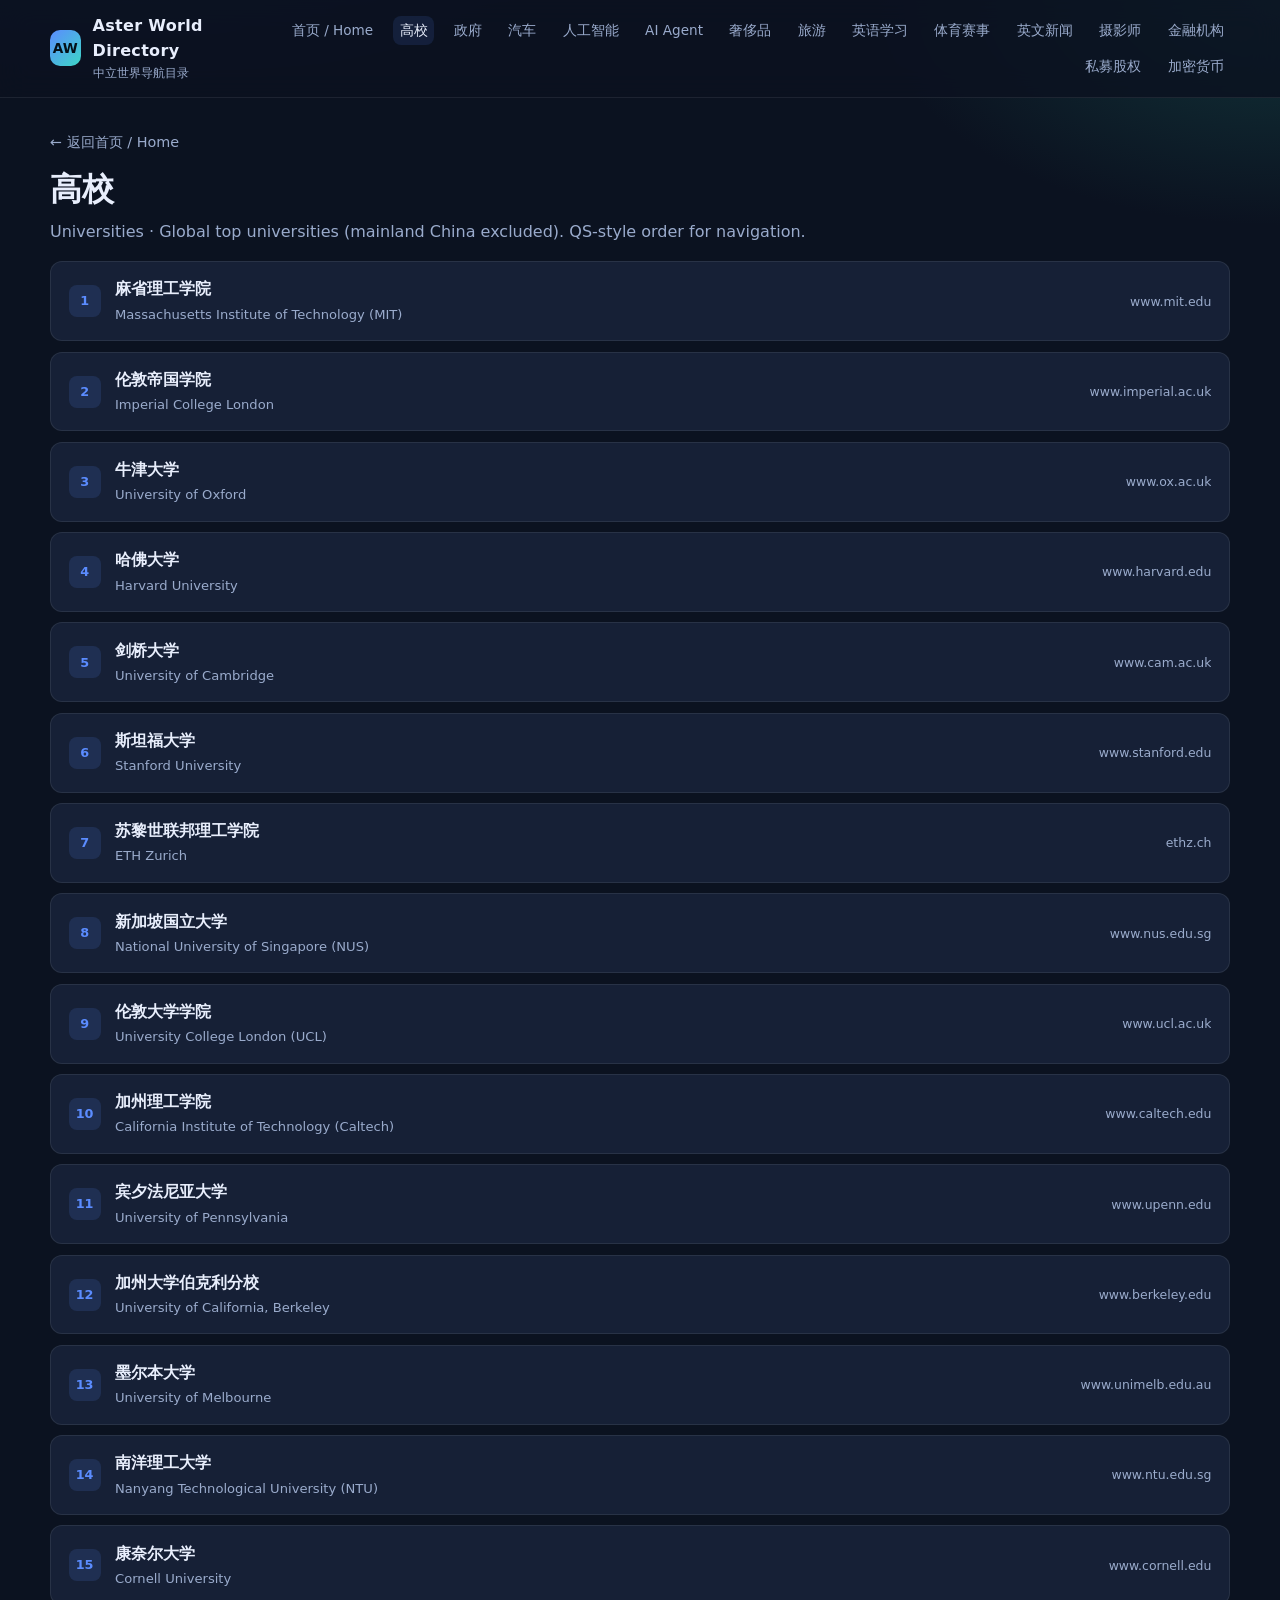
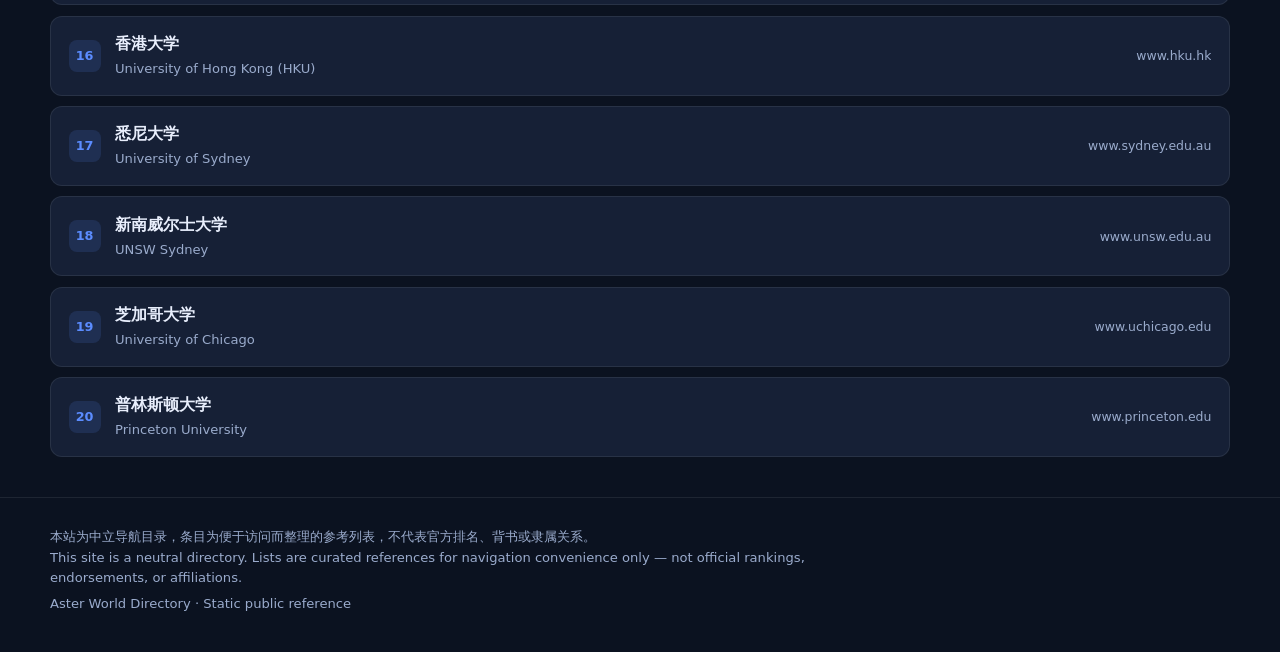
<file: universities.html>
<!DOCTYPE html>
<html lang="zh-CN">
<head>
  <meta charset="UTF-8" />
  <meta name="viewport" content="width=device-width, initial-scale=1" />
  <meta name="description" content="Aster World Directory — neutral bilingual link directory of official websites across curated categories." />
  <title>高校 / Universities · Aster World Directory</title>
  <link rel="stylesheet" href="styles.css" />
</head>
<body>
  <header class="site-header">
    <div class="wrap nav">
      <a class="brand" href="index.html">
        <div class="logo">AW</div>
        <div class="brand-text">
          <strong>Aster World Directory</strong>
          <span>中立世界导航目录</span>
        </div>
      </a>
      <nav class="nav-links"><a href="index.html">首页 / Home</a><a href="universities.html" class="active">高校</a><a href="governments.html">政府</a><a href="cars.html">汽车</a><a href="ai.html">人工智能</a><a href="agents.html">AI Agent</a><a href="luxury.html">奢侈品</a><a href="tourism.html">旅游</a><a href="english-learning.html">英语学习</a><a href="sports.html">体育赛事</a><a href="news.html">英文新闻</a><a href="photographers.html">摄影师</a><a href="finance.html">金融机构</a><a href="private-equity.html">私募股权</a><a href="crypto.html">加密货币</a></nav>
    </div>
  </header>

  <main class="wrap">
    <div class="page-head">
      <a class="back" href="index.html">← 返回首页 / Home</a>
      <h1>高校</h1>
      <p>Universities · Global top universities (mainland China excluded). QS-style order for navigation.</p>
    </div>
    <ol class="list">
    <li>
      <a href="https://www.mit.edu" target="_blank" rel="noopener noreferrer">
        <div class="entry-main"><span class="rank">1</span><span class="entry-name">麻省理工学院<small>Massachusetts Institute of Technology (MIT)</small></span></div>
        <span class="entry-url">www.mit.edu</span>
      </a>
    </li>
    <li>
      <a href="https://www.imperial.ac.uk" target="_blank" rel="noopener noreferrer">
        <div class="entry-main"><span class="rank">2</span><span class="entry-name">伦敦帝国学院<small>Imperial College London</small></span></div>
        <span class="entry-url">www.imperial.ac.uk</span>
      </a>
    </li>
    <li>
      <a href="https://www.ox.ac.uk" target="_blank" rel="noopener noreferrer">
        <div class="entry-main"><span class="rank">3</span><span class="entry-name">牛津大学<small>University of Oxford</small></span></div>
        <span class="entry-url">www.ox.ac.uk</span>
      </a>
    </li>
    <li>
      <a href="https://www.harvard.edu" target="_blank" rel="noopener noreferrer">
        <div class="entry-main"><span class="rank">4</span><span class="entry-name">哈佛大学<small>Harvard University</small></span></div>
        <span class="entry-url">www.harvard.edu</span>
      </a>
    </li>
    <li>
      <a href="https://www.cam.ac.uk" target="_blank" rel="noopener noreferrer">
        <div class="entry-main"><span class="rank">5</span><span class="entry-name">剑桥大学<small>University of Cambridge</small></span></div>
        <span class="entry-url">www.cam.ac.uk</span>
      </a>
    </li>
    <li>
      <a href="https://www.stanford.edu" target="_blank" rel="noopener noreferrer">
        <div class="entry-main"><span class="rank">6</span><span class="entry-name">斯坦福大学<small>Stanford University</small></span></div>
        <span class="entry-url">www.stanford.edu</span>
      </a>
    </li>
    <li>
      <a href="https://ethz.ch" target="_blank" rel="noopener noreferrer">
        <div class="entry-main"><span class="rank">7</span><span class="entry-name">苏黎世联邦理工学院<small>ETH Zurich</small></span></div>
        <span class="entry-url">ethz.ch</span>
      </a>
    </li>
    <li>
      <a href="https://www.nus.edu.sg" target="_blank" rel="noopener noreferrer">
        <div class="entry-main"><span class="rank">8</span><span class="entry-name">新加坡国立大学<small>National University of Singapore (NUS)</small></span></div>
        <span class="entry-url">www.nus.edu.sg</span>
      </a>
    </li>
    <li>
      <a href="https://www.ucl.ac.uk" target="_blank" rel="noopener noreferrer">
        <div class="entry-main"><span class="rank">9</span><span class="entry-name">伦敦大学学院<small>University College London (UCL)</small></span></div>
        <span class="entry-url">www.ucl.ac.uk</span>
      </a>
    </li>
    <li>
      <a href="https://www.caltech.edu" target="_blank" rel="noopener noreferrer">
        <div class="entry-main"><span class="rank">10</span><span class="entry-name">加州理工学院<small>California Institute of Technology (Caltech)</small></span></div>
        <span class="entry-url">www.caltech.edu</span>
      </a>
    </li>
    <li>
      <a href="https://www.upenn.edu" target="_blank" rel="noopener noreferrer">
        <div class="entry-main"><span class="rank">11</span><span class="entry-name">宾夕法尼亚大学<small>University of Pennsylvania</small></span></div>
        <span class="entry-url">www.upenn.edu</span>
      </a>
    </li>
    <li>
      <a href="https://www.berkeley.edu" target="_blank" rel="noopener noreferrer">
        <div class="entry-main"><span class="rank">12</span><span class="entry-name">加州大学伯克利分校<small>University of California, Berkeley</small></span></div>
        <span class="entry-url">www.berkeley.edu</span>
      </a>
    </li>
    <li>
      <a href="https://www.unimelb.edu.au" target="_blank" rel="noopener noreferrer">
        <div class="entry-main"><span class="rank">13</span><span class="entry-name">墨尔本大学<small>University of Melbourne</small></span></div>
        <span class="entry-url">www.unimelb.edu.au</span>
      </a>
    </li>
    <li>
      <a href="https://www.ntu.edu.sg" target="_blank" rel="noopener noreferrer">
        <div class="entry-main"><span class="rank">14</span><span class="entry-name">南洋理工大学<small>Nanyang Technological University (NTU)</small></span></div>
        <span class="entry-url">www.ntu.edu.sg</span>
      </a>
    </li>
    <li>
      <a href="https://www.cornell.edu" target="_blank" rel="noopener noreferrer">
        <div class="entry-main"><span class="rank">15</span><span class="entry-name">康奈尔大学<small>Cornell University</small></span></div>
        <span class="entry-url">www.cornell.edu</span>
      </a>
    </li>
    <li>
      <a href="https://www.hku.hk" target="_blank" rel="noopener noreferrer">
        <div class="entry-main"><span class="rank">16</span><span class="entry-name">香港大学<small>University of Hong Kong (HKU)</small></span></div>
        <span class="entry-url">www.hku.hk</span>
      </a>
    </li>
    <li>
      <a href="https://www.sydney.edu.au" target="_blank" rel="noopener noreferrer">
        <div class="entry-main"><span class="rank">17</span><span class="entry-name">悉尼大学<small>University of Sydney</small></span></div>
        <span class="entry-url">www.sydney.edu.au</span>
      </a>
    </li>
    <li>
      <a href="https://www.unsw.edu.au" target="_blank" rel="noopener noreferrer">
        <div class="entry-main"><span class="rank">18</span><span class="entry-name">新南威尔士大学<small>UNSW Sydney</small></span></div>
        <span class="entry-url">www.unsw.edu.au</span>
      </a>
    </li>
    <li>
      <a href="https://www.uchicago.edu" target="_blank" rel="noopener noreferrer">
        <div class="entry-main"><span class="rank">19</span><span class="entry-name">芝加哥大学<small>University of Chicago</small></span></div>
        <span class="entry-url">www.uchicago.edu</span>
      </a>
    </li>
    <li>
      <a href="https://www.princeton.edu" target="_blank" rel="noopener noreferrer">
        <div class="entry-main"><span class="rank">20</span><span class="entry-name">普林斯顿大学<small>Princeton University</small></span></div>
        <span class="entry-url">www.princeton.edu</span>
      </a>
    </li>
    </ol>
  </main>

  <footer class="site-footer">
    <div class="wrap">
      <p>本站为中立导航目录，条目为便于访问而整理的参考列表，不代表官方排名、背书或隶属关系。<br>
      This site is a neutral directory. Lists are curated references for navigation convenience only — not official rankings, endorsements, or affiliations.</p>
      <p>Aster World Directory · Static public reference</p>
    </div>
  </footer>
</body>
</html>
</file>
<file: styles.css>
:root {
  --bg: #0b1220;
  --bg-elev: #121a2b;
  --card: #162036;
  --card-hover: #1c2944;
  --text: #e8eefc;
  --muted: #9aabcc;
  --accent: #5b8cff;
  --accent-2: #3dd6c6;
  --border: rgba(255,255,255,0.08);
  --shadow: 0 12px 40px rgba(0,0,0,0.35);
  --radius: 16px;
  --max: 1180px;
  --font: "Segoe UI", system-ui, -apple-system, "PingFang SC", "Noto Sans SC", "Microsoft YaHei", sans-serif;
}
* { box-sizing: border-box; }
html { scroll-behavior: smooth; }
body {
  margin: 0;
  font-family: var(--font);
  background: radial-gradient(1200px 600px at 10% -10%, #1a2a55 0%, transparent 50%),
              radial-gradient(900px 500px at 100% 0%, #12353a 0%, transparent 45%),
              var(--bg);
  color: var(--text);
  min-height: 100vh;
  line-height: 1.55;
}
a { color: var(--accent); text-decoration: none; }
a:hover { text-decoration: underline; }
.wrap { width: min(100% - 2rem, var(--max)); margin: 0 auto; }
.site-header {
  position: sticky; top: 0; z-index: 20;
  backdrop-filter: blur(14px);
  background: rgba(11,18,32,0.82);
  border-bottom: 1px solid var(--border);
}
.nav {
  display: flex; align-items: center; justify-content: space-between;
  gap: 1rem; padding: 0.9rem 0;
}
.brand { display: flex; align-items: center; gap: 0.75rem; color: var(--text); text-decoration: none; }
.brand:hover { text-decoration: none; }
.logo {
  width: 36px; height: 36px; border-radius: 10px;
  background: linear-gradient(135deg, var(--accent), var(--accent-2));
  display: grid; place-items: center; font-weight: 800; color: #041018; font-size: 0.85rem;
}
.brand-text strong { display: block; font-size: 1rem; letter-spacing: 0.02em; }
.brand-text span { display: block; font-size: 0.75rem; color: var(--muted); }
.nav-links { display: flex; flex-wrap: wrap; gap: 0.4rem 0.85rem; justify-content: flex-end; }
.nav-links a {
  color: var(--muted); font-size: 0.85rem; padding: 0.25rem 0.4rem; border-radius: 8px;
}
.nav-links a:hover, .nav-links a.active { color: var(--text); background: rgba(91,140,255,0.12); text-decoration: none; }
.hero { padding: 2.75rem 0 1.5rem; }
.hero h1 {
  margin: 0 0 0.5rem; font-size: clamp(1.7rem, 4vw, 2.4rem); font-weight: 750; letter-spacing: -0.02em;
}
.hero .sub { color: var(--muted); font-size: 1.05rem; max-width: 42rem; margin: 0; }
.badge {
  display: inline-block; margin-bottom: 0.85rem; padding: 0.28rem 0.7rem;
  border-radius: 999px; font-size: 0.75rem; color: var(--accent-2);
  background: rgba(61,214,198,0.1); border: 1px solid rgba(61,214,198,0.25);
}
.cards {
  display: grid; grid-template-columns: repeat(auto-fit, minmax(220px, 1fr));
  gap: 1rem; padding: 0.5rem 0 2.5rem;
}
.card {
  background: linear-gradient(180deg, var(--card), var(--bg-elev));
  border: 1px solid var(--border); border-radius: var(--radius);
  padding: 1.25rem 1.2rem 1.35rem; box-shadow: var(--shadow);
  transition: transform .18s ease, border-color .18s ease, background .18s ease;
  color: inherit; text-decoration: none; display: block; min-height: 148px;
}
.card:hover {
  transform: translateY(-3px); border-color: rgba(91,140,255,0.4);
  background: var(--card-hover); text-decoration: none;
}
.card .icon {
  width: 42px; height: 42px; border-radius: 12px; display: grid; place-items: center;
  font-size: 1.2rem; margin-bottom: 0.85rem;
  background: rgba(91,140,255,0.15); color: var(--accent);
}
.card h2 { margin: 0 0 0.3rem; font-size: 1.1rem; }
.card p { margin: 0; color: var(--muted); font-size: 0.9rem; }
.card .go { margin-top: 0.9rem; font-size: 0.82rem; color: var(--accent); font-weight: 600; }
.page-head { padding: 2rem 0 1rem; }
.page-head h1 { margin: 0 0 0.35rem; font-size: clamp(1.5rem, 3.5vw, 2rem); }
.page-head p { margin: 0; color: var(--muted); }
.list {
  list-style: none; padding: 0 0 2.5rem; margin: 0;
  display: grid; gap: 0.65rem;
}
.list li {
  background: var(--card); border: 1px solid var(--border); border-radius: 12px;
  transition: border-color .15s ease, background .15s ease;
}
.list li:hover { border-color: rgba(91,140,255,0.35); background: var(--card-hover); }
.list a {
  display: flex; align-items: center; justify-content: space-between; gap: 1rem;
  padding: 0.95rem 1.1rem; color: inherit; text-decoration: none;
}
.list a:hover { text-decoration: none; }
.entry-name { font-weight: 600; }
.entry-name small { display: block; font-weight: 400; color: var(--muted); margin-top: 0.15rem; font-size: 0.82rem; }
.entry-url {
  color: var(--muted); font-size: 0.78rem; max-width: 42%; overflow: hidden;
  text-overflow: ellipsis; white-space: nowrap; text-align: right;
}
.rank {
  flex-shrink: 0; width: 2rem; height: 2rem; border-radius: 8px;
  display: grid; place-items: center; font-size: 0.8rem; font-weight: 700;
  background: rgba(91,140,255,0.14); color: var(--accent); margin-right: 0.15rem;
}
.entry-main { display: flex; align-items: center; gap: 0.75rem; min-width: 0; }
.site-footer {
  border-top: 1px solid var(--border); padding: 1.5rem 0 2rem; color: var(--muted); font-size: 0.82rem;
}
.site-footer p { margin: 0.35rem 0; max-width: 48rem; }
.back { display: inline-block; margin-bottom: 0.75rem; color: var(--muted); font-size: 0.9rem; }
.back:hover { color: var(--accent); }
@media (max-width: 640px) {
  .nav { flex-direction: column; align-items: flex-start; }
  .nav-links { justify-content: flex-start; }
  .list a { flex-direction: column; align-items: flex-start; }
  .entry-url { max-width: 100%; text-align: left; }
}
</file>
